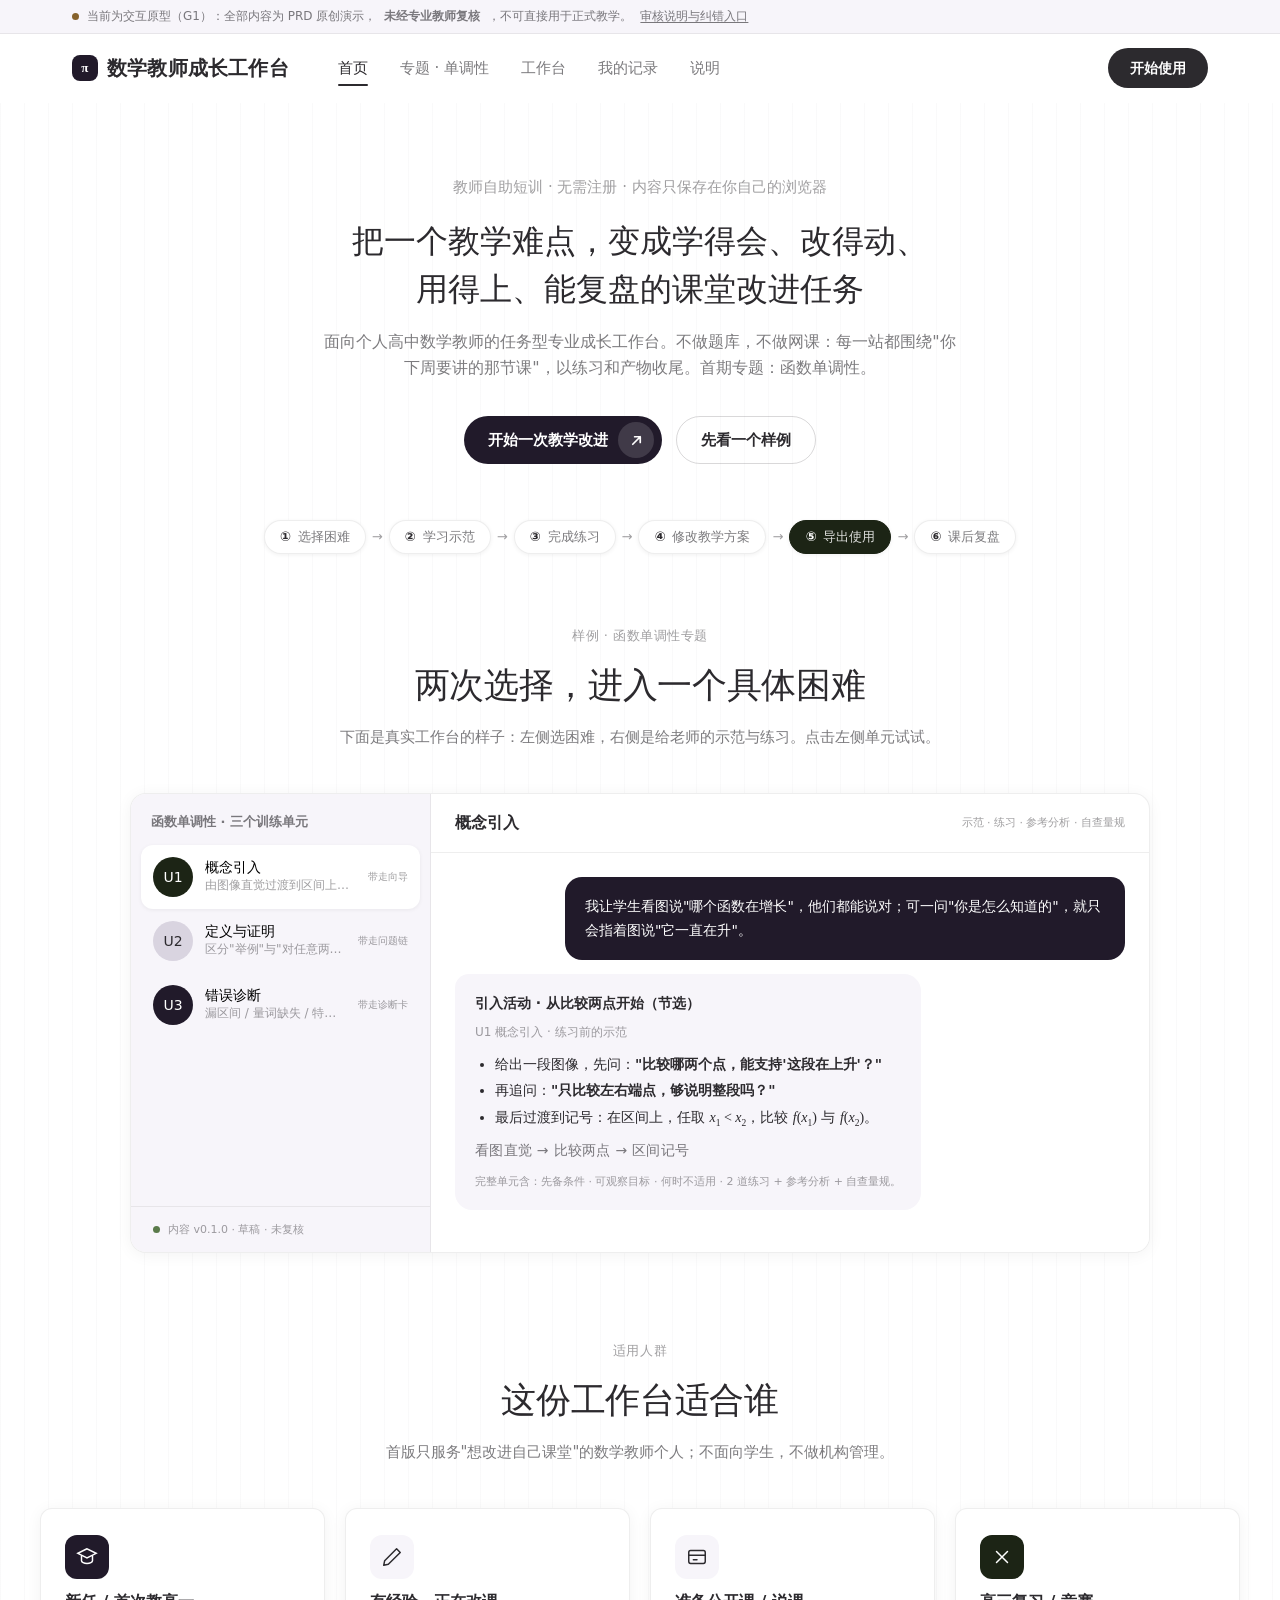
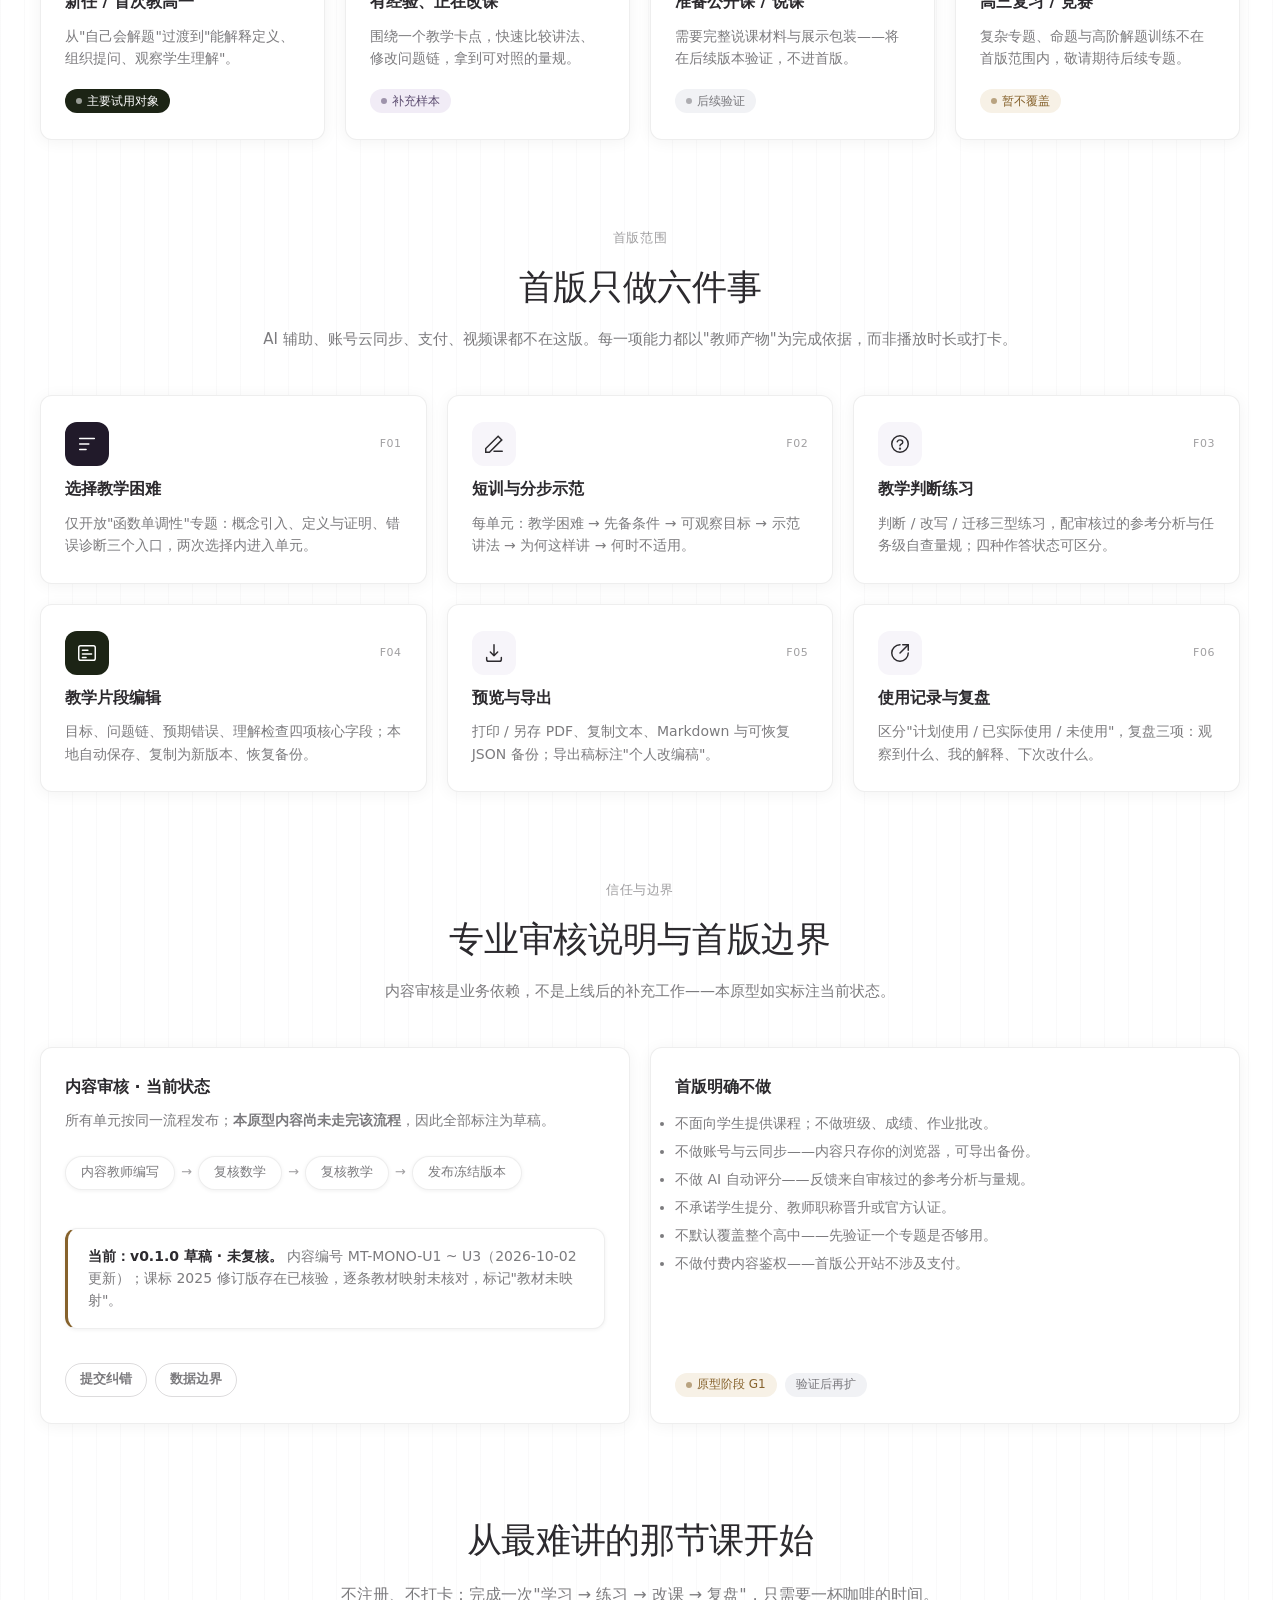
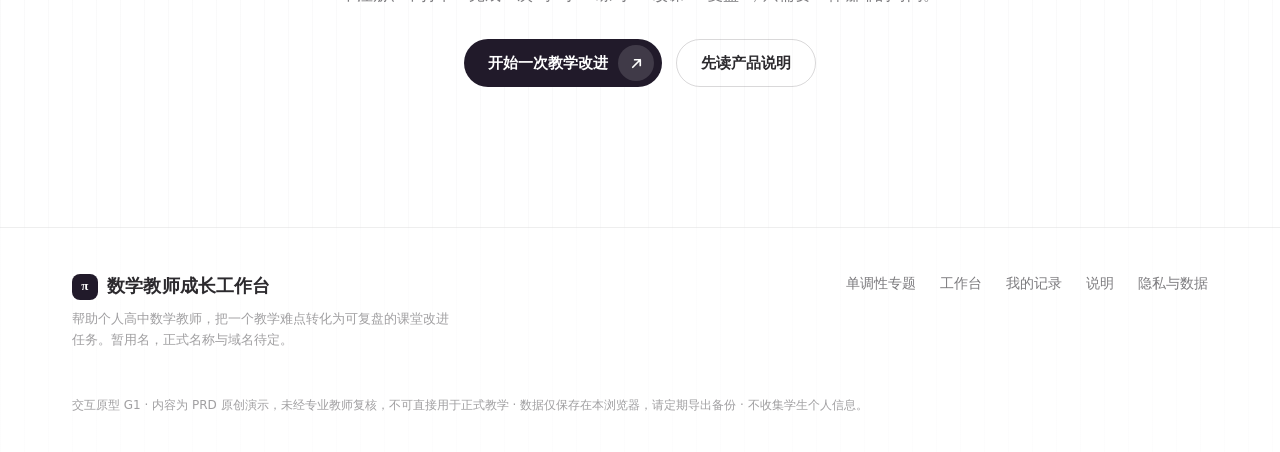
<file: index.html>
<!DOCTYPE html>
<html lang="zh-CN">
<head>
<meta charset="UTF-8">
<meta name="viewport" content="width=device-width, initial-scale=1.0">
<title>数学教师成长工作台 · 把一个教学难点变成课堂改进任务</title>
<meta name="description" content="面向个人高中数学教师的任务型专业成长工作台：围绕一个教学难点，提供短训示范、判断练习、教学片段编辑与课后复盘。首期专题：函数单调性。">
<link rel="icon" type="image/svg+xml" href="assets/favicon.svg">
<link rel="stylesheet" href="assets/css/style.css">
</head>
<body data-page="home">

<div class="notice">
  <div class="notice__inner">
    <span class="notice__dot"></span>
    当前为交互原型（G1）：全部内容为 PRD 原创演示，<strong>未经专业教师复核</strong>，不可直接用于正式教学。
    <a href="about/">审核说明与纠错入口</a>
  </div>
</div>

<header class="nav">
  <div class="nav__inner">
    <a class="nav__logo" href="./"><span class="nav__logo-mark">π</span>数学教师成长工作台</a>
    <nav class="nav__menu" aria-label="主导航">
      <a class="nav__link is-active" href="./">首页</a>
      <a class="nav__link" href="topics/monotonicity/">专题 · 单调性</a>
      <a class="nav__link" href="workspace/">工作台</a>
      <a class="nav__link" href="records/">我的记录</a>
      <a class="nav__link" href="about/">说明</a>
    </nav>
    <div class="nav__actions">
      <a class="btn btn--pill-dark" href="topics/monotonicity/">开始使用</a>
      <button class="nav__burger" aria-expanded="false" aria-label="打开菜单"><span></span><span></span></button>
    </div>
  </div>
</header>

<section class="hero">
  <p class="hero__eyebrow">教师自助短训 · 无需注册 · 内容只保存在你自己的浏览器</p>
  <h1 class="hero__title">把一个教学难点，变成学得会、改得动、<br>用得上、能复盘的课堂改进任务</h1>
  <p class="hero__sub">面向个人高中数学教师的任务型专业成长工作台。不做题库，不做网课：每一站都围绕"你下周要讲的那节课"，以练习和产物收尾。首期专题：函数单调性。</p>
  <div class="hero__cta">
    <a class="btn btn--pill-deep" href="topics/monotonicity/">开始一次教学改进
      <span class="btn__badge"><svg viewBox="0 0 16 16" fill="none" stroke="currentColor" stroke-width="1.8" stroke-linecap="round" stroke-linejoin="round"><path d="M4 12L12 4M6 4h6v6"/></svg></span>
    </a>
    <a class="btn btn--ghost" href="#sample">先看一个样例</a>
  </div>
</section>

<div class="chain" aria-label="核心闭环">
  <span class="chain__step"><b>①</b> 选择困难</span><span class="chain__arrow">→</span>
  <span class="chain__step"><b>②</b> 学习示范</span><span class="chain__arrow">→</span>
  <span class="chain__step"><b>③</b> 完成练习</span><span class="chain__arrow">→</span>
  <span class="chain__step"><b>④</b> 修改教学方案</span><span class="chain__arrow">→</span>
  <span class="chain__step chain__step--mark"><b>⑤</b> 导出使用</span><span class="chain__arrow">→</span>
  <span class="chain__step"><b>⑥</b> 课后复盘</span>
</div>

<section class="section container" id="sample">
  <span class="eyebrow">样例 · 函数单调性专题</span>
  <h2 class="section-title">两次选择，进入一个具体困难</h2>
  <p class="section-sub">下面是真实工作台的样子：左侧选困难，右侧是给老师的示范与练习。点击左侧单元试试。</p>

  <div class="shell">
    <div class="shell__side">
      <div class="shell__side-head">函数单调性 · 三个训练单元</div>
      <ul class="sessions" id="shell-sessions">
        <li><button type="button" class="session" data-tpl="u1">
          <span class="session__avatar session__avatar--olive">U1</span>
          <span class="session__meta"><span class="session__name">概念引入</span><span class="session__preview">由图像直觉过渡到区间上的比较关系</span></span>
          <span class="session__aside"><span class="session__time">带走向导</span></span>
        </button></li>
        <li><button type="button" class="session" data-tpl="u2">
          <span class="session__avatar">U2</span>
          <span class="session__meta"><span class="session__name">定义与证明</span><span class="session__preview">区分"举例"与"对任意两点的论证"</span></span>
          <span class="session__aside"><span class="session__time">带走问题链</span></span>
        </button></li>
        <li><button type="button" class="session" data-tpl="u3">
          <span class="session__avatar session__avatar--deep">U3</span>
          <span class="session__meta"><span class="session__name">错误诊断</span><span class="session__preview">漏区间 / 量词缺失 / 特例代证明</span></span>
          <span class="session__aside"><span class="session__time">带走诊断卡</span></span>
        </button></li>
      </ul>
      <div class="shell__side-foot"><span class="status-dot"></span>内容 v0.1.0 · 草稿 · 未复核</div>
    </div>
    <div class="shell__main">
      <div class="shell__head">
        <span class="shell__title" id="shell-title">概念引入</span>
        <span class="shell__head-meta">示范 · 练习 · 参考分析 · 自查量规</span>
      </div>
      <div class="chat" id="shell-chat" aria-live="polite"></div>
    </div>
  </div>

  <div id="shell-templates" class="is-hidden">
    <div class="shell-tpl" data-tpl="u1">
      <div class="msg msg--user"><div class="prose">我让学生看图说"哪个函数在增长"，他们都能说对；可一问"你是怎么知道的"，就只会指着图说"它一直在升"。</div></div>
      <div class="msg msg--agent"><div class="prose">
        <div class="prose__lead">引入活动 · 从比较两点开始（节选）</div>
        <div class="prose__meta">U1 概念引入 · 练习前的示范</div>
        <ul>
          <li>给出一段图像，先问：<strong>"比较哪两个点，能支持'这段在上升'？"</strong></li>
          <li>再追问：<strong>"只比较左右端点，够说明整段吗？"</strong></li>
          <li>最后过渡到记号：在区间上，任取 <span class="formula"><i>x</i><sub>1</sub> &lt; <i>x</i><sub>2</sub></span>，比较 <span class="formula"><i>f</i>(<i>x</i><sub>1</sub>)</span> 与 <span class="formula"><i>f</i>(<i>x</i><sub>2</sub>)</span>。</li>
        </ul>
        <span class="prose__chain">看图直觉 → 比较两点 → 区间记号</span>
        <div class="prose__note">完整单元含：先备条件 · 可观察目标 · 何时不适用 · 2 道练习 + 参考分析 + 自查量规。</div>
      </div></div>
    </div>
    <div class="shell-tpl" data-tpl="u2">
      <div class="msg msg--user"><div class="prose">讲单调性定义时，我举了 <span class="formula"><i>f</i>(1)=1</span>、<span class="formula"><i>f</i>(2)=4</span>，学生点头说懂了。这算讲清楚了吗？</div></div>
      <div class="msg msg--agent"><div class="prose">
        <div class="prose__lead">判断练习 · U2 定义与证明</div>
        <div class="prose__meta">题干 · 先写下你的判断，再看参考分析</div>
        <p>"因为 <span class="formula"><i>f</i>(1)=1</span>、<span class="formula"><i>f</i>(2)=4</span>，所以 <span class="formula"><i>f</i>(<i>x</i>)=<i>x</i><sup>2</sup></span> 在 [0,2] 上严格递增。"<br>结论是否正确？这段理由是否充分？</p>
        <span class="prose__chain">示范问题链：观察 → 明确条件 → 比较函数值 → 说明理由 → 回到定义</span>
        <div class="prose__note">参考分析区分"支持猜想的例子"与"覆盖任意两点的论证"；改写练习把"你听懂了吗"换成能检查"任意"含义的问题。</div>
      </div></div>
    </div>
    <div class="shell-tpl" data-tpl="u3">
      <div class="msg msg--user"><div class="prose">作业里总有两类错：写"<span class="formula"><i>x</i></span> 越大 <span class="formula"><i>y</i></span> 越大"漏掉范围；或者拿 <span class="formula"><i>f</i>(1)&lt;<i>f</i>(3)</span> 当证明。批改只能打叉，有没有更好的回应方式？</div></div>
      <div class="msg msg--agent"><div class="prose">
        <div class="prose__lead">错误—追问—修正卡（节选）</div>
        <div class="prose__meta">U3 错误诊断 · 三类典型错误</div>
        <ul>
          <li><strong>量词不完整：</strong>"<span class="formula"><i>x</i></span> 越大 <span class="formula"><i>y</i></span> 越大" → 追问："任取两点，在同一个区间里怎么比较？"</li>
          <li><strong>特例代证明：</strong><span class="formula"><i>f</i>(1)&lt;<i>f</i>(3)</span> → 追问："1 和 3 能代表所有点吗？再取 2 试试？"</li>
        </ul>
        <span class="prose__chain">识别错误 → 写一条追问 → 给出学生可执行的修正</span>
        <div class="prose__note">完整单元含：遗漏区间的诊断（含 <span class="formula">1/<i>x</i></span> 并集反例）· 改写练习 · 新情境迁移。</div>
      </div></div>
    </div>
  </div>
</section>

<section class="section container">
  <span class="eyebrow">适用人群</span>
  <h2 class="section-title">这份工作台适合谁</h2>
  <p class="section-sub">首版只服务"想改进自己课堂"的数学教师个人；不面向学生，不做机构管理。</p>
  <div class="grid grid--4">
    <div class="card">
      <div class="card__top"><span class="card__icon card__icon--deep"><svg viewBox="0 0 24 24" fill="none" stroke="currentColor" stroke-width="1.6" stroke-linecap="round"><path d="M12 3L2 8l10 5 10-5-10-5z"/><path d="M6 10.5V16c0 1.5 2.7 3 6 3s6-1.5 6-3v-5.5"/></svg></span></div>
      <h3>新任 / 首次教高一</h3>
      <p>从"自己会解题"过渡到"能解释定义、组织提问、观察学生理解"。</p>
      <div class="card__foot"><span class="tag tag--mark">主要试用对象</span></div>
    </div>
    <div class="card">
      <div class="card__top"><span class="card__icon"><svg viewBox="0 0 24 24" fill="none" stroke="currentColor" stroke-width="1.6" stroke-linecap="round" stroke-linejoin="round"><path d="M17 3l4 4L8 20l-5 1 1-5L17 3z"/></svg></span></div>
      <h3>有经验、正在改课</h3>
      <p>围绕一个教学卡点，快速比较讲法、修改问题链，拿到可对照的量规。</p>
      <div class="card__foot"><span class="tag tag--active">补充样本</span></div>
    </div>
    <div class="card">
      <div class="card__top"><span class="card__icon"><svg viewBox="0 0 24 24" fill="none" stroke="currentColor" stroke-width="1.6" stroke-linecap="round" stroke-linejoin="round"><rect x="3" y="5" width="18" height="14" rx="2"/><path d="M3 10h18M8 15h4"/></svg></span></div>
      <h3>准备公开课 / 说课</h3>
      <p>需要完整说课材料与展示包装——将在后续版本验证，不进首版。</p>
      <div class="card__foot"><span class="tag">后续验证</span></div>
    </div>
    <div class="card">
      <div class="card__top"><span class="card__icon card__icon--olive"><svg viewBox="0 0 24 24" fill="none" stroke="currentColor" stroke-width="1.6" stroke-linecap="round"><path d="M18 6L6 18M6 6l12 12"/></svg></span></div>
      <h3>高三复习 / 竞赛</h3>
      <p>复杂专题、命题与高阶解题训练不在首版范围内，敬请期待后续专题。</p>
      <div class="card__foot"><span class="tag tag--draft">暂不覆盖</span></div>
    </div>
  </div>
</section>

<section class="section container">
  <span class="eyebrow">首版范围</span>
  <h2 class="section-title">首版只做六件事</h2>
  <p class="section-sub">AI 辅助、账号云同步、支付、视频课都不在这版。每一项能力都以"教师产物"为完成依据，而非播放时长或打卡。</p>
  <div class="grid grid--3">
    <div class="card"><div class="card__top"><span class="card__icon card__icon--deep"><svg viewBox="0 0 24 24" fill="none" stroke="currentColor" stroke-width="1.6" stroke-linecap="round" stroke-linejoin="round"><path d="M4 6h16M4 12h10M4 18h7"/></svg></span><span class="card__code">F01</span></div><h3>选择教学困难</h3><p>仅开放"函数单调性"专题：概念引入、定义与证明、错误诊断三个入口，两次选择内进入单元。</p></div>
    <div class="card"><div class="card__top"><span class="card__icon"><svg viewBox="0 0 24 24" fill="none" stroke="currentColor" stroke-width="1.6" stroke-linecap="round"><path d="M12 20h9M16.5 3.5l4 4L7 21H3v-4L16.5 3.5z"/></svg></span><span class="card__code">F02</span></div><h3>短训与分步示范</h3><p>每单元：教学困难 → 先备条件 → 可观察目标 → 示范讲法 → 为何这样讲 → 何时不适用。</p></div>
    <div class="card"><div class="card__top"><span class="card__icon"><svg viewBox="0 0 24 24" fill="none" stroke="currentColor" stroke-width="1.6" stroke-linecap="round"><circle cx="12" cy="12" r="9"/><path d="M9 9.5c.5-1.2 1.6-2 3-2 1.8 0 3 1.1 3 2.5 0 2.5-3 2-3 4"/><circle cx="12" cy="17" r=".5" fill="currentColor"/></svg></span><span class="card__code">F03</span></div><h3>教学判断练习</h3><p>判断 / 改写 / 迁移三型练习，配审核过的参考分析与任务级自查量规；四种作答状态可区分。</p></div>
    <div class="card"><div class="card__top"><span class="card__icon card__icon--olive"><svg viewBox="0 0 24 24" fill="none" stroke="currentColor" stroke-width="1.6" stroke-linecap="round" stroke-linejoin="round"><rect x="3" y="4" width="18" height="16" rx="2"/><path d="M7 9h6M7 13h10M7 17h4"/></svg></span><span class="card__code">F04</span></div><h3>教学片段编辑</h3><p>目标、问题链、预期错误、理解检查四项核心字段；本地自动保存、复制为新版本、恢复备份。</p></div>
    <div class="card"><div class="card__top"><span class="card__icon"><svg viewBox="0 0 24 24" fill="none" stroke="currentColor" stroke-width="1.6" stroke-linecap="round" stroke-linejoin="round"><path d="M12 3v12m0 0l-4-4m4 4l4-4M4 17v2a2 2 0 002 2h12a2 2 0 002-2v-2"/></svg></span><span class="card__code">F05</span></div><h3>预览与导出</h3><p>打印 / 另存 PDF、复制文本、Markdown 与可恢复 JSON 备份；导出稿标注"个人改编稿"。</p></div>
    <div class="card"><div class="card__top"><span class="card__icon"><svg viewBox="0 0 24 24" fill="none" stroke="currentColor" stroke-width="1.6" stroke-linecap="round" stroke-linejoin="round"><path d="M21 12a9 9 0 11-9-9"/><path d="M21 3l-9 9"/><path d="M15 3h6v6"/></svg></span><span class="card__code">F06</span></div><h3>使用记录与复盘</h3><p>区分"计划使用 / 已实际使用 / 未使用"，复盘三项：观察到什么、我的解释、下次改什么。</p></div>
  </div>
</section>

<section class="section container">
  <span class="eyebrow">信任与边界</span>
  <h2 class="section-title">专业审核说明与首版边界</h2>
  <p class="section-sub">内容审核是业务依赖，不是上线后的补充工作——本原型如实标注当前状态。</p>
  <div class="grid grid--2">
    <div class="card card--hover">
      <h3>内容审核 · 当前状态</h3>
      <p style="margin-bottom:14px;">所有单元按同一流程发布；<strong>本原型内容尚未走完该流程</strong>，因此全部标注为草稿。</p>
      <div class="chain" style="padding:0 0 14px;justify-content:flex-start;">
        <span class="chain__step">内容教师编写</span><span class="chain__arrow">→</span>
        <span class="chain__step">复核数学</span><span class="chain__arrow">→</span>
        <span class="chain__step">复核教学</span><span class="chain__arrow">→</span>
        <span class="chain__step">发布冻结版本</span>
      </div>
      <div class="callout callout--warn">
        <span class="callout__lead">当前：v0.1.0 草稿 · 未复核。</span>
        内容编号 MT-MONO-U1 ~ U3（2026-10-02 更新）；课标 2025 修订版存在已核验，逐条教材映射未核对，标记"教材未映射"。
      </div>
      <div class="card__foot"><a class="btn btn--ghost-sm" href="about/#errata">提交纠错</a><a class="btn btn--ghost-sm" href="privacy/">数据边界</a></div>
    </div>
    <div class="card card--hover">
      <h3>首版明确不做</h3>
      <ul style="font-size:14px;color:var(--lv-ink-2);line-height:2;">
        <li>不面向学生提供课程；不做班级、成绩、作业批改。</li>
        <li>不做账号与云同步——内容只存你的浏览器，可导出备份。</li>
        <li>不做 AI 自动评分——反馈来自审核过的参考分析与量规。</li>
        <li>不承诺学生提分、教师职称晋升或官方认证。</li>
        <li>不默认覆盖整个高中——先验证一个专题是否够用。</li>
        <li>不做付费内容鉴权——首版公开站不涉及支付。</li>
      </ul>
      <div class="card__foot"><span class="tag tag--draft">原型阶段 G1</span><span class="tag tag--plain">验证后再扩</span></div>
    </div>
  </div>
</section>

<section class="cta">
  <h2>从最难讲的那节课开始</h2>
  <p>不注册、不打卡：完成一次"学习 → 练习 → 改课 → 复盘"，只需要一杯咖啡的时间。</p>
  <div class="cta__row">
    <a class="btn btn--pill-deep" href="topics/monotonicity/">开始一次教学改进
      <span class="btn__badge"><svg viewBox="0 0 16 16" fill="none" stroke="currentColor" stroke-width="1.8" stroke-linecap="round" stroke-linejoin="round"><path d="M4 12L12 4M6 4h6v6"/></svg></span>
    </a>
    <a class="btn btn--ghost" href="about/">先读产品说明</a>
  </div>
</section>

<footer class="footer">
  <div class="footer__inner">
    <div class="footer__brand">
      <a class="nav__logo" href="./"><span class="nav__logo-mark">π</span>数学教师成长工作台</a>
      <p>帮助个人高中数学教师，把一个教学难点转化为可复盘的课堂改进任务。暂用名，正式名称与域名待定。</p>
    </div>
    <div class="footer__links">
      <a href="topics/monotonicity/">单调性专题</a>
      <a href="workspace/">工作台</a>
      <a href="records/">我的记录</a>
      <a href="about/">说明</a>
      <a href="privacy/">隐私与数据</a>
    </div>
  </div>
  <div class="footer__note">
    交互原型 G1 · 内容为 PRD 原创演示，未经专业教师复核，不可直接用于正式教学 · 数据仅保存在本浏览器，请定期导出备份 · 不收集学生个人信息。
  </div>
</footer>

<script src="assets/js/app.js"></script>
</body>
</html>
</file>
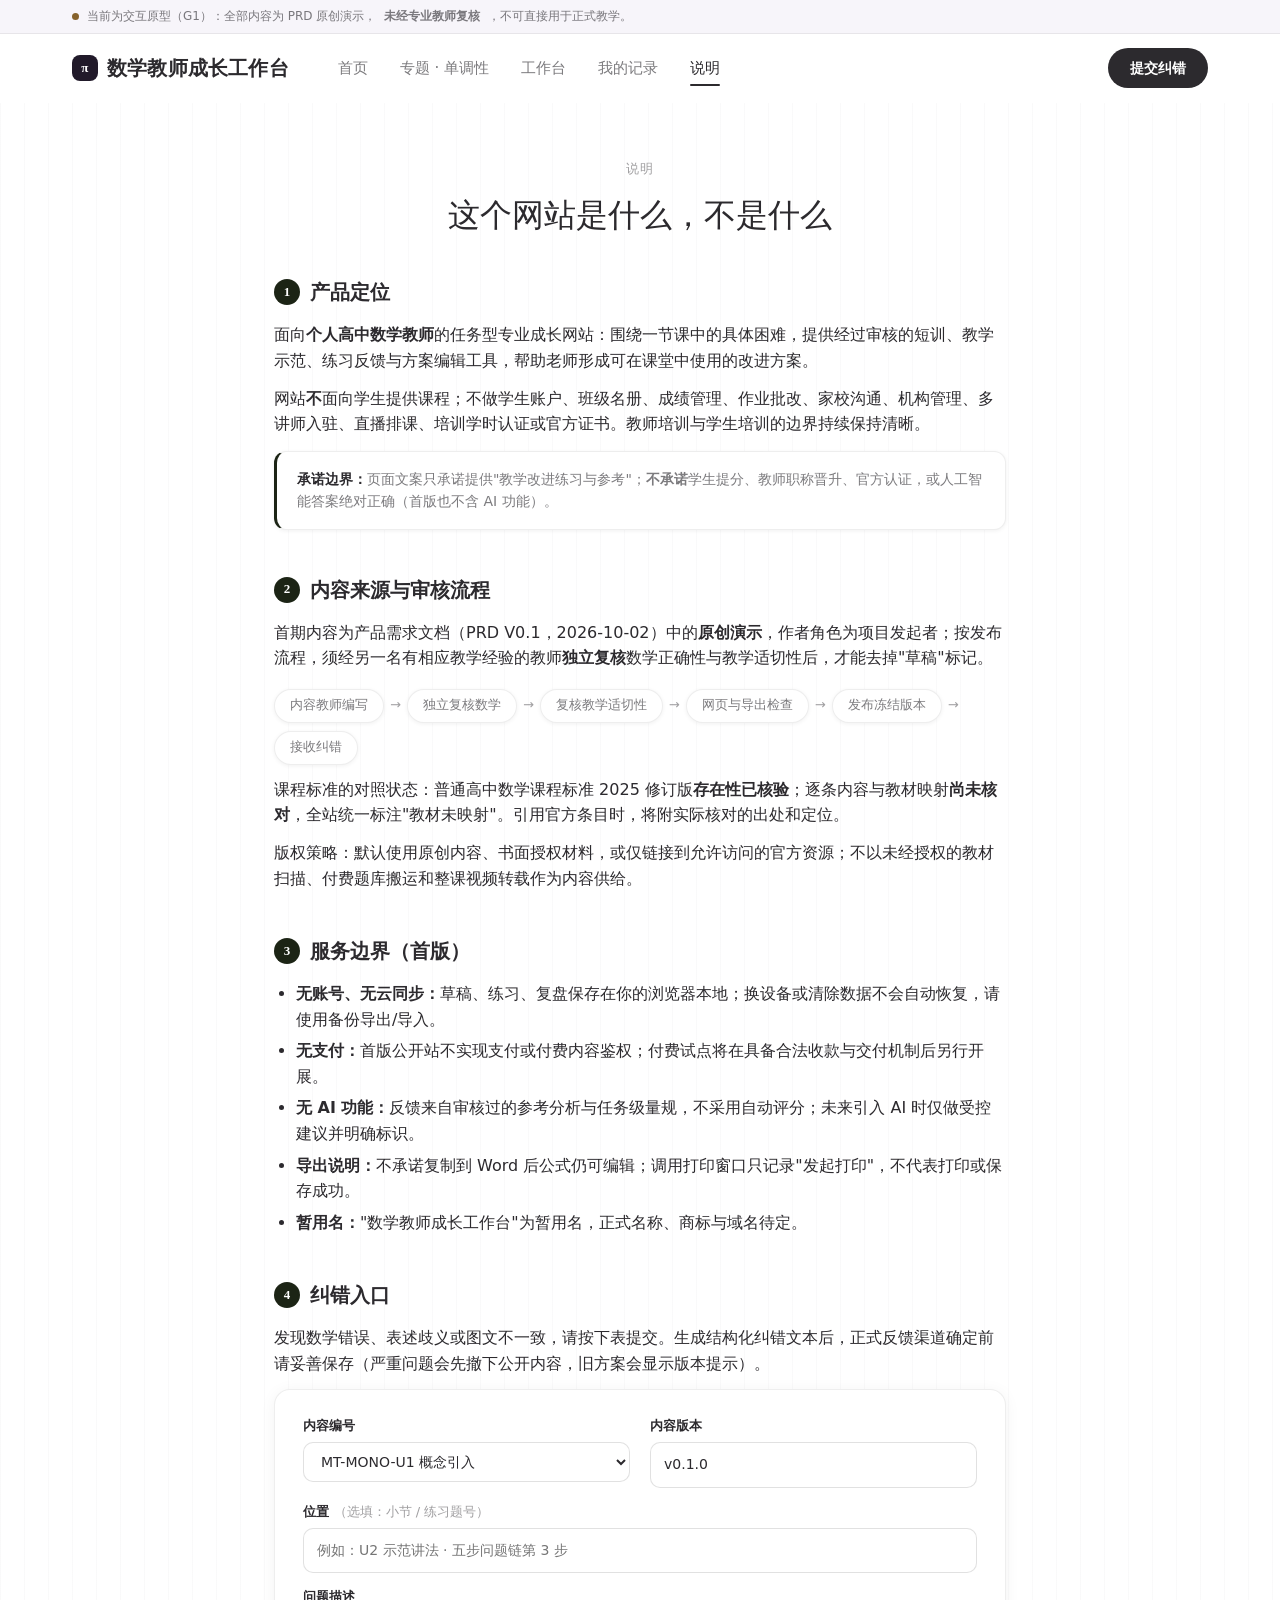
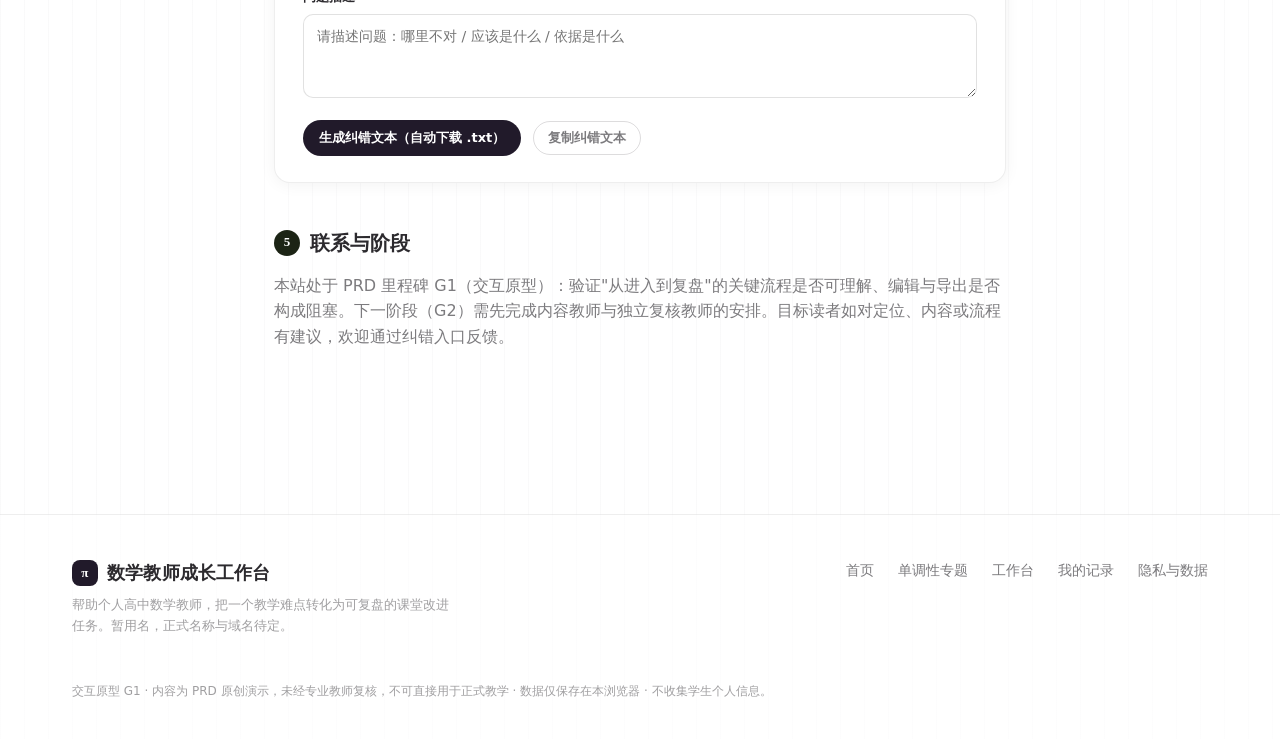
<file: about/index.html>
<!DOCTYPE html>
<html lang="zh-CN">
<head>
<meta charset="UTF-8">
<meta name="viewport" content="width=device-width, initial-scale=1.0">
<title>产品说明 · 数学教师成长工作台</title>
<meta name="description" content="产品定位、内容来源与审核流程、纠错入口、服务边界说明。">
<link rel="icon" type="image/svg+xml" href="../assets/favicon.svg">
<link rel="stylesheet" href="../assets/css/style.css">
</head>
<body data-page="about">

<div class="notice">
  <div class="notice__inner">
    <span class="notice__dot"></span>
    当前为交互原型（G1）：全部内容为 PRD 原创演示，<strong>未经专业教师复核</strong>，不可直接用于正式教学。
  </div>
</div>

<header class="nav">
  <div class="nav__inner">
    <a class="nav__logo" href="../"><span class="nav__logo-mark">π</span>数学教师成长工作台</a>
    <nav class="nav__menu" aria-label="主导航">
      <a class="nav__link" href="../">首页</a>
      <a class="nav__link" href="../topics/monotonicity/">专题 · 单调性</a>
      <a class="nav__link" href="../workspace/">工作台</a>
      <a class="nav__link" href="../records/">我的记录</a>
      <a class="nav__link is-active" href="./">说明</a>
    </nav>
    <div class="nav__actions">
      <a class="btn btn--pill-dark" href="#errata">提交纠错</a>
      <button class="nav__burger" aria-expanded="false" aria-label="打开菜单"><span></span><span></span></button>
    </div>
  </div>
</header>

<section class="pagehead" style="padding-bottom:0;">
  <p class="pagehead__eyebrow">说明</p>
  <h1 class="pagehead__title">这个网站是什么，不是什么</h1>
</section>

<div class="article">

  <section>
    <h2><span class="h2-no">1</span>产品定位</h2>
    <p>面向<strong>个人高中数学教师</strong>的任务型专业成长网站：围绕一节课中的具体困难，提供经过审核的短训、教学示范、练习反馈与方案编辑工具，帮助老师形成可在课堂中使用的改进方案。</p>
    <p>网站<strong>不</strong>面向学生提供课程；不做学生账户、班级名册、成绩管理、作业批改、家校沟通、机构管理、多讲师入驻、直播排课、培训学时认证或官方证书。教师培训与学生培训的边界持续保持清晰。</p>
    <div class="callout">
      <span class="callout__lead">承诺边界：</span>页面文案只承诺提供"教学改进练习与参考"；<strong>不承诺</strong>学生提分、教师职称晋升、官方认证，或人工智能答案绝对正确（首版也不含 AI 功能）。
    </div>
  </section>

  <section>
    <h2><span class="h2-no">2</span>内容来源与审核流程</h2>
    <p>首期内容为产品需求文档（PRD V0.1，2026-10-02）中的<strong>原创演示</strong>，作者角色为项目发起者；按发布流程，须经另一名有相应教学经验的教师<strong>独立复核</strong>数学正确性与教学适切性后，才能去掉"草稿"标记。</p>
    <div class="chain" style="padding:6px 0 12px;justify-content:flex-start;">
      <span class="chain__step">内容教师编写</span><span class="chain__arrow">→</span>
      <span class="chain__step">独立复核数学</span><span class="chain__arrow">→</span>
      <span class="chain__step">复核教学适切性</span><span class="chain__arrow">→</span>
      <span class="chain__step">网页与导出检查</span><span class="chain__arrow">→</span>
      <span class="chain__step">发布冻结版本</span><span class="chain__arrow">→</span>
      <span class="chain__step">接收纠错</span>
    </div>
    <p>课程标准的对照状态：普通高中数学课程标准 2025 修订版<strong>存在性已核验</strong>；逐条内容与教材映射<strong>尚未核对</strong>，全站统一标注"教材未映射"。引用官方条目时，将附实际核对的出处和定位。</p>
    <p>版权策略：默认使用原创内容、书面授权材料，或仅链接到允许访问的官方资源；不以未经授权的教材扫描、付费题库搬运和整课视频转载作为内容供给。</p>
  </section>

  <section>
    <h2><span class="h2-no">3</span>服务边界（首版）</h2>
    <ul>
      <li><strong>无账号、无云同步：</strong>草稿、练习、复盘保存在你的浏览器本地；换设备或清除数据不会自动恢复，请使用备份导出/导入。</li>
      <li><strong>无支付：</strong>首版公开站不实现支付或付费内容鉴权；付费试点将在具备合法收款与交付机制后另行开展。</li>
      <li><strong>无 AI 功能：</strong>反馈来自审核过的参考分析与任务级量规，不采用自动评分；未来引入 AI 时仅做受控建议并明确标识。</li>
      <li><strong>导出说明：</strong>不承诺复制到 Word 后公式仍可编辑；调用打印窗口只记录"发起打印"，不代表打印或保存成功。</li>
      <li><strong>暂用名：</strong>"数学教师成长工作台"为暂用名，正式名称、商标与域名待定。</li>
    </ul>
  </section>

  <section id="errata">
    <h2><span class="h2-no">4</span>纠错入口</h2>
    <p>发现数学错误、表述歧义或图文不一致，请按下表提交。生成结构化纠错文本后，正式反馈渠道确定前请妥善保存（严重问题会先撤下公开内容，旧方案会显示版本提示）。</p>
    <div class="ws__panel" style="margin-bottom:0;">
      <form id="errata-form">
        <div class="grid grid--2">
          <label class="field"><span class="field__label">内容编号</span>
            <select id="errata-unit">
              <option value="MT-MONO-U1">MT-MONO-U1 概念引入</option>
              <option value="MT-MONO-U2">MT-MONO-U2 定义与证明</option>
              <option value="MT-MONO-U3">MT-MONO-U3 错误诊断</option>
              <option value="MT-SITE">站点其他页面</option>
            </select></label>
          <label class="field"><span class="field__label">内容版本</span>
            <input type="text" id="errata-version" value="v0.1.0" placeholder="v0.1.0"></label>
        </div>
        <label class="field"><span class="field__label">位置 <span class="opt">（选填：小节 / 练习题号）</span></span>
          <input type="text" id="errata-loc" placeholder="例如：U2 示范讲法 · 五步问题链第 3 步"></label>
        <label class="field"><span class="field__label">问题描述</span>
          <textarea id="errata-desc" placeholder="请描述问题：哪里不对 / 应该是什么 / 依据是什么"></textarea></label>
        <div class="practice__actions">
          <button type="submit" class="btn btn--pill-sm">生成纠错文本（自动下载 .txt）</button>
          <button type="button" class="btn btn--ghost-sm" id="errata-copy">复制纠错文本</button>
        </div>
      </form>
      <pre class="errata-output is-hidden" id="errata-output"></pre>
    </div>
  </section>

  <section>
    <h2><span class="h2-no">5</span>联系与阶段</h2>
    <p class="dim">本站处于 PRD 里程碑 G1（交互原型）：验证"从进入到复盘"的关键流程是否可理解、编辑与导出是否构成阻塞。下一阶段（G2）需先完成内容教师与独立复核教师的安排。目标读者如对定位、内容或流程有建议，欢迎通过纠错入口反馈。</p>
  </section>

</div>

<footer class="footer">
  <div class="footer__inner">
    <div class="footer__brand">
      <a class="nav__logo" href="../"><span class="nav__logo-mark">π</span>数学教师成长工作台</a>
      <p>帮助个人高中数学教师，把一个教学难点转化为可复盘的课堂改进任务。暂用名，正式名称与域名待定。</p>
    </div>
    <div class="footer__links">
      <a href="../">首页</a>
      <a href="../topics/monotonicity/">单调性专题</a>
      <a href="../workspace/">工作台</a>
      <a href="../records/">我的记录</a>
      <a href="privacy/">隐私与数据</a>
    </div>
  </div>
  <div class="footer__note">
    交互原型 G1 · 内容为 PRD 原创演示，未经专业教师复核，不可直接用于正式教学 · 数据仅保存在本浏览器 · 不收集学生个人信息。
  </div>
</footer>

<script src="../assets/js/app.js"></script>
</body>
</html>
</file>
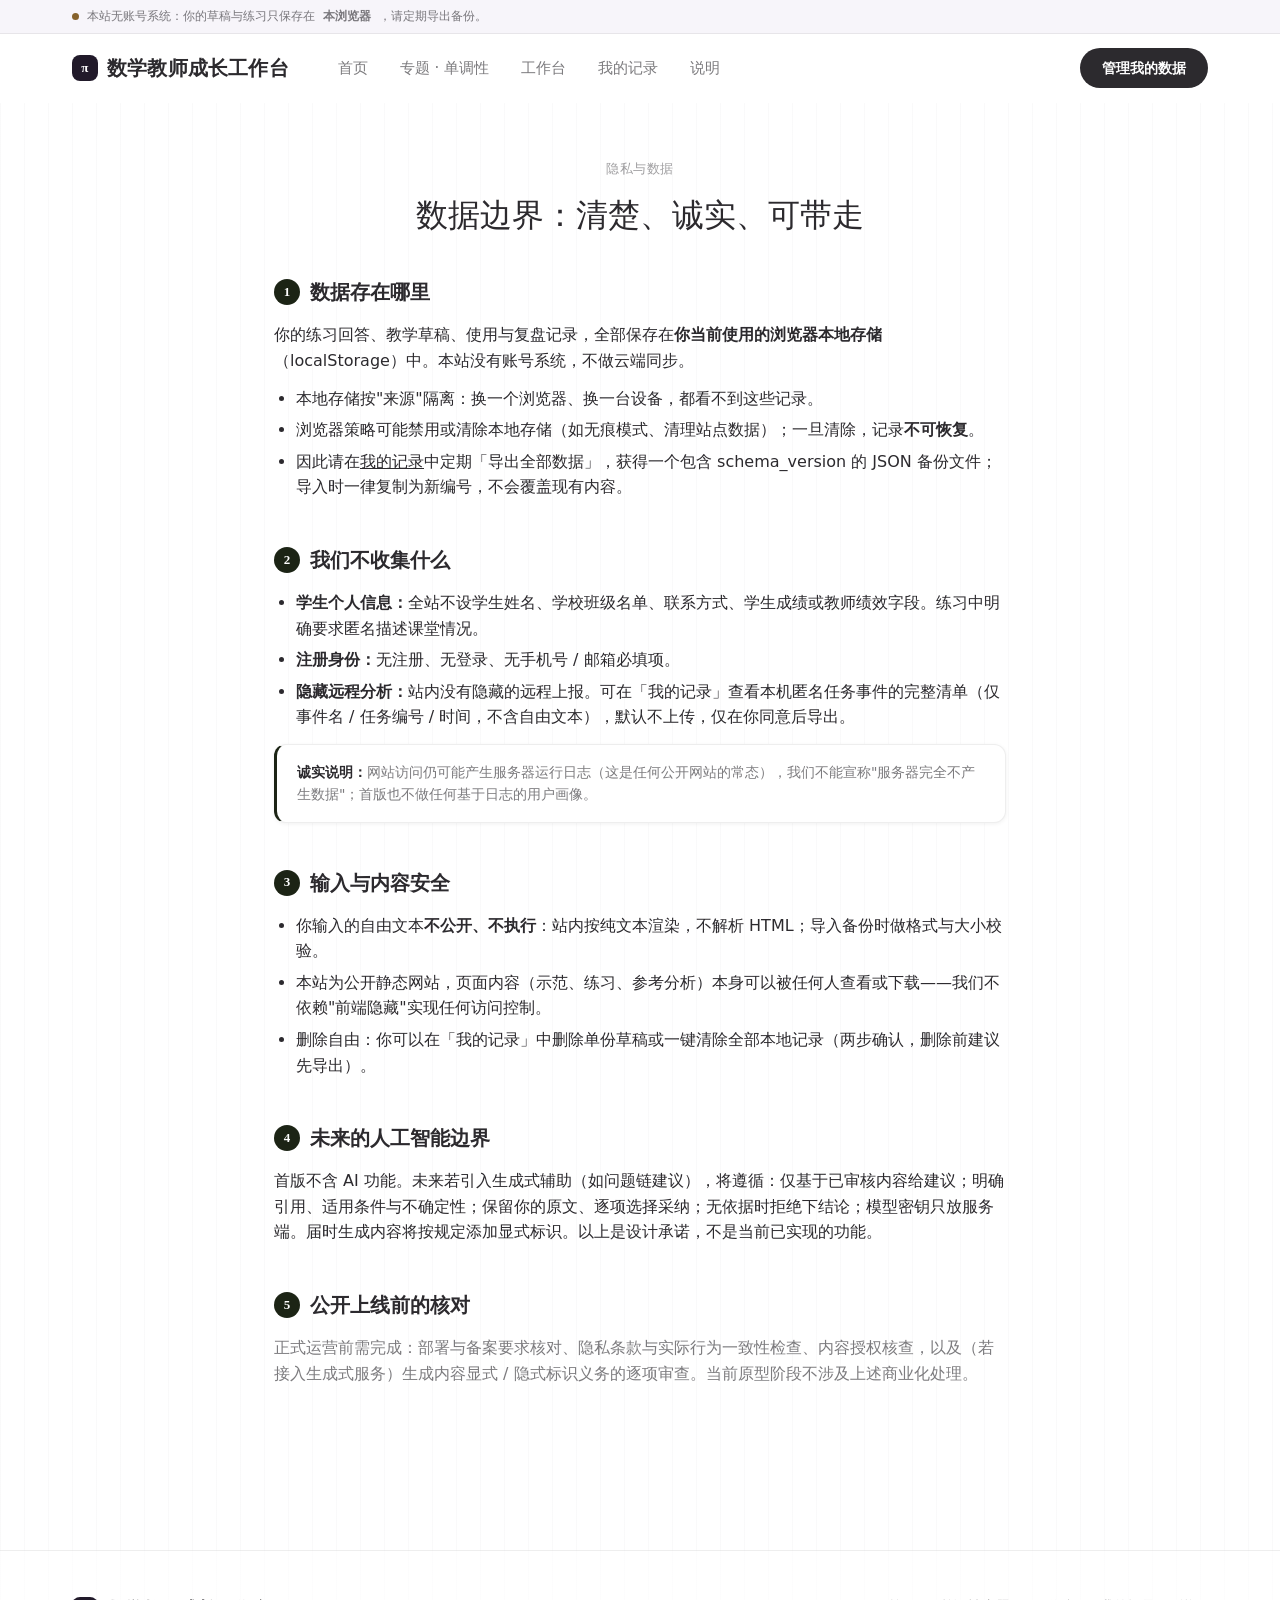
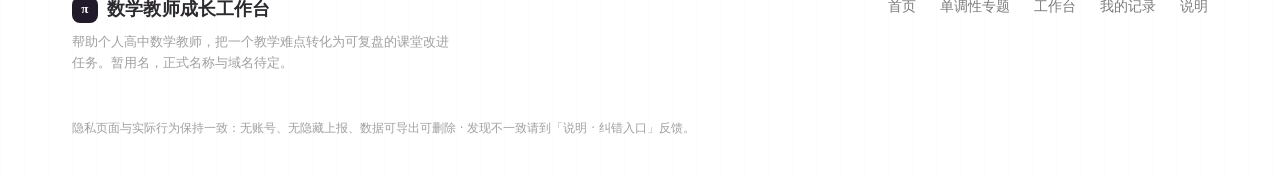
<file: privacy/index.html>
<!DOCTYPE html>
<html lang="zh-CN">
<head>
<meta charset="UTF-8">
<meta name="viewport" content="width=device-width, initial-scale=1.0">
<title>隐私与数据边界 · 数学教师成长工作台</title>
<meta name="description" content="本地存储说明、数据边界、备份与清除、服务日志与未来人工智能边界。">
<link rel="icon" type="image/svg+xml" href="../assets/favicon.svg">
<link rel="stylesheet" href="../assets/css/style.css">
</head>
<body data-page="privacy">

<div class="notice">
  <div class="notice__inner">
    <span class="notice__dot"></span>
    本站无账号系统：你的草稿与练习只保存在<strong>本浏览器</strong>，请定期导出备份。
  </div>
</div>

<header class="nav">
  <div class="nav__inner">
    <a class="nav__logo" href="../"><span class="nav__logo-mark">π</span>数学教师成长工作台</a>
    <nav class="nav__menu" aria-label="主导航">
      <a class="nav__link" href="../">首页</a>
      <a class="nav__link" href="../topics/monotonicity/">专题 · 单调性</a>
      <a class="nav__link" href="../workspace/">工作台</a>
      <a class="nav__link" href="../records/">我的记录</a>
      <a class="nav__link" href="../about/">说明</a>
    </nav>
    <div class="nav__actions">
      <a class="btn btn--pill-dark" href="../records/">管理我的数据</a>
      <button class="nav__burger" aria-expanded="false" aria-label="打开菜单"><span></span><span></span></button>
    </div>
  </div>
</header>

<section class="pagehead" style="padding-bottom:0;">
  <p class="pagehead__eyebrow">隐私与数据</p>
  <h1 class="pagehead__title">数据边界：清楚、诚实、可带走</h1>
</section>

<div class="article">

  <section>
    <h2><span class="h2-no">1</span>数据存在哪里</h2>
    <p>你的练习回答、教学草稿、使用与复盘记录，全部保存在<strong>你当前使用的浏览器本地存储</strong>（localStorage）中。本站没有账号系统，不做云端同步。</p>
    <ul>
      <li>本地存储按"来源"隔离：换一个浏览器、换一台设备，都看不到这些记录。</li>
      <li>浏览器策略可能禁用或清除本地存储（如无痕模式、清理站点数据）；一旦清除，记录<strong>不可恢复</strong>。</li>
      <li>因此请在<a href="../records/" style="text-decoration:underline;">我的记录</a>中定期「导出全部数据」，获得一个包含 schema_version 的 JSON 备份文件；导入时一律复制为新编号，不会覆盖现有内容。</li>
    </ul>
  </section>

  <section>
    <h2><span class="h2-no">2</span>我们不收集什么</h2>
    <ul>
      <li><strong>学生个人信息：</strong>全站不设学生姓名、学校班级名单、联系方式、学生成绩或教师绩效字段。练习中明确要求匿名描述课堂情况。</li>
      <li><strong>注册身份：</strong>无注册、无登录、无手机号 / 邮箱必填项。</li>
      <li><strong>隐藏远程分析：</strong>站内没有隐藏的远程上报。可在「我的记录」查看本机匿名任务事件的完整清单（仅事件名 / 任务编号 / 时间，不含自由文本），默认不上传，仅在你同意后导出。</li>
    </ul>
    <div class="callout">
      <span class="callout__lead">诚实说明：</span>网站访问仍可能产生服务器运行日志（这是任何公开网站的常态），我们不能宣称"服务器完全不产生数据"；首版也不做任何基于日志的用户画像。
    </div>
  </section>

  <section>
    <h2><span class="h2-no">3</span>输入与内容安全</h2>
    <ul>
      <li>你输入的自由文本<strong>不公开、不执行</strong>：站内按纯文本渲染，不解析 HTML；导入备份时做格式与大小校验。</li>
      <li>本站为公开静态网站，页面内容（示范、练习、参考分析）本身可以被任何人查看或下载——我们不依赖"前端隐藏"实现任何访问控制。</li>
      <li>删除自由：你可以在「我的记录」中删除单份草稿或一键清除全部本地记录（两步确认，删除前建议先导出）。</li>
    </ul>
  </section>

  <section>
    <h2><span class="h2-no">4</span>未来的人工智能边界</h2>
    <p>首版不含 AI 功能。未来若引入生成式辅助（如问题链建议），将遵循：仅基于已审核内容给建议；明确引用、适用条件与不确定性；保留你的原文、逐项选择采纳；无依据时拒绝下结论；模型密钥只放服务端。届时生成内容将按规定添加显式标识。以上是设计承诺，不是当前已实现的功能。</p>
  </section>

  <section>
    <h2><span class="h2-no">5</span>公开上线前的核对</h2>
    <p class="dim">正式运营前需完成：部署与备案要求核对、隐私条款与实际行为一致性检查、内容授权核查，以及（若接入生成式服务）生成内容显式 / 隐式标识义务的逐项审查。当前原型阶段不涉及上述商业化处理。</p>
  </section>

</div>

<footer class="footer">
  <div class="footer__inner">
    <div class="footer__brand">
      <a class="nav__logo" href="../"><span class="nav__logo-mark">π</span>数学教师成长工作台</a>
      <p>帮助个人高中数学教师，把一个教学难点转化为可复盘的课堂改进任务。暂用名，正式名称与域名待定。</p>
    </div>
    <div class="footer__links">
      <a href="../">首页</a>
      <a href="../topics/monotonicity/">单调性专题</a>
      <a href="../workspace/">工作台</a>
      <a href="../records/">我的记录</a>
      <a href="../about/">说明</a>
    </div>
  </div>
  <div class="footer__note">
    隐私页面与实际行为保持一致：无账号、无隐藏上报、数据可导出可删除 · 发现不一致请到「说明 · 纠错入口」反馈。
  </div>
</footer>

<script src="../assets/js/app.js"></script>
</body>
</html>
</file>
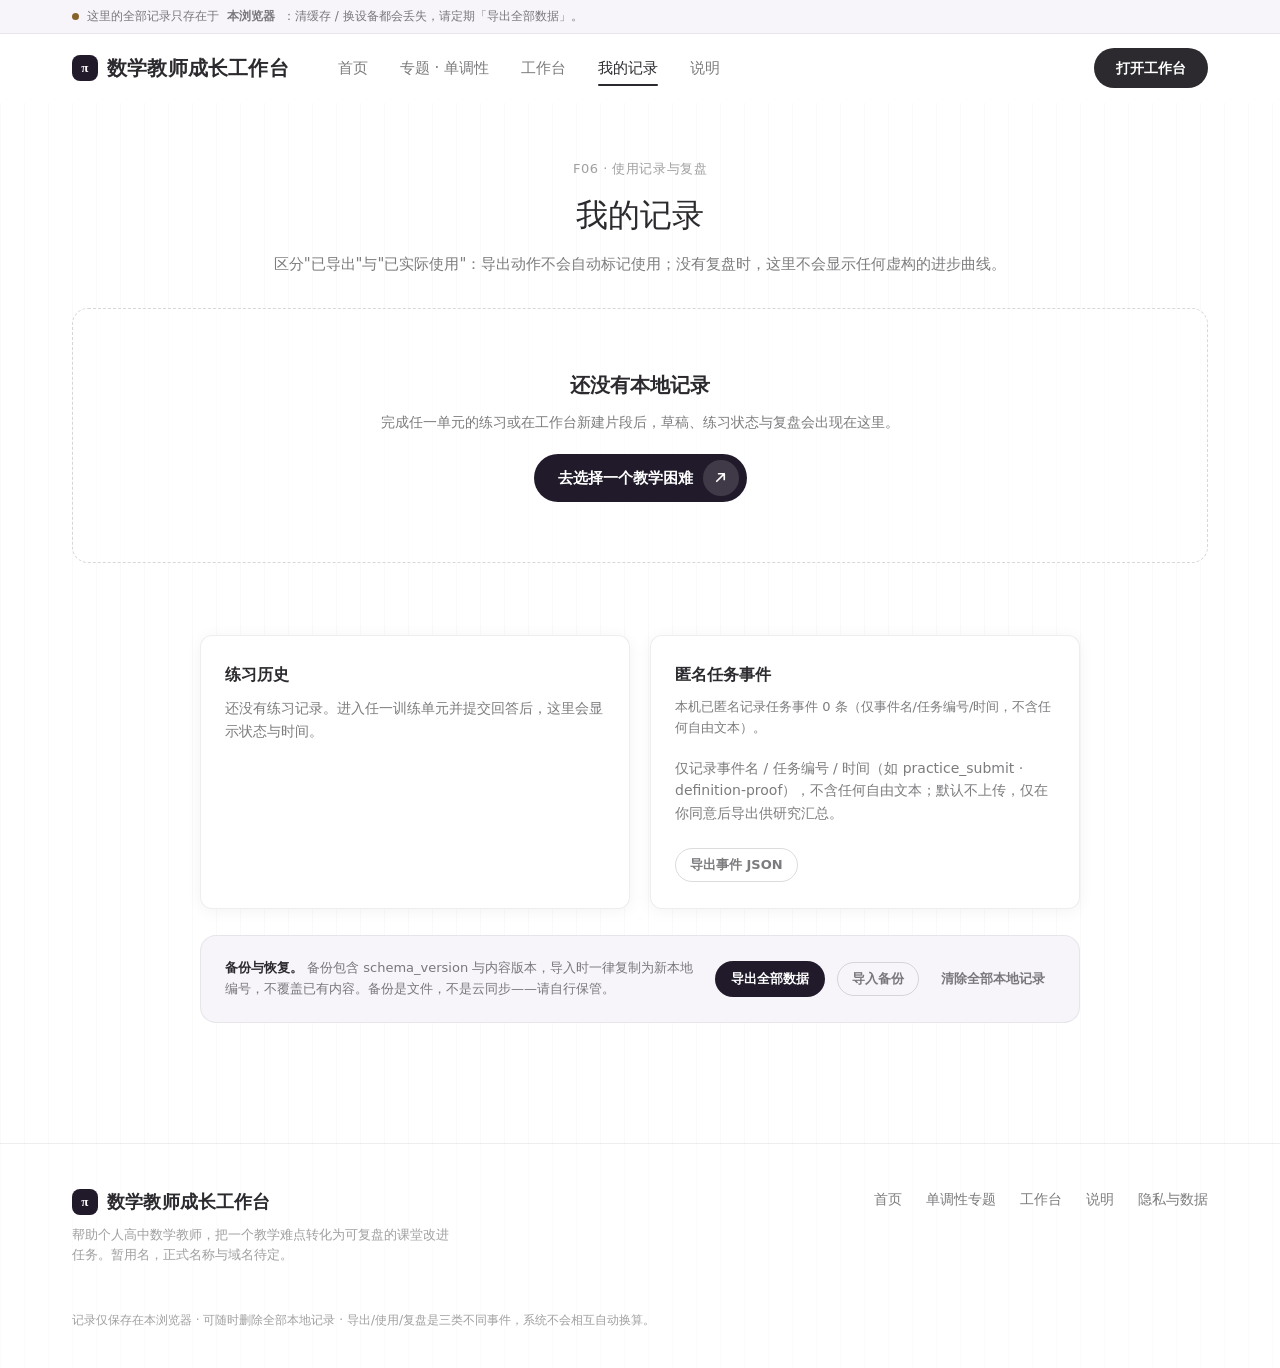
<file: records/index.html>
<!DOCTYPE html>
<html lang="zh-CN">
<head>
<meta charset="UTF-8">
<meta name="viewport" content="width=device-width, initial-scale=1.0">
<title>我的记录 · 数学教师成长工作台</title>
<meta name="description" content="本浏览器的教学草稿、练习状态、课堂使用与复盘记录；支持备份导出与恢复。">
<link rel="icon" type="image/svg+xml" href="../assets/favicon.svg">
<link rel="stylesheet" href="../assets/css/style.css">
</head>
<body data-page="records">

<div class="notice">
  <div class="notice__inner">
    <span class="notice__dot"></span>
    这里的全部记录只存在于<strong>本浏览器</strong>：清缓存 / 换设备都会丢失，请定期「导出全部数据」。
  </div>
</div>

<header class="nav">
  <div class="nav__inner">
    <a class="nav__logo" href="../"><span class="nav__logo-mark">π</span>数学教师成长工作台</a>
    <nav class="nav__menu" aria-label="主导航">
      <a class="nav__link" href="../">首页</a>
      <a class="nav__link" href="../topics/monotonicity/">专题 · 单调性</a>
      <a class="nav__link" href="../workspace/">工作台</a>
      <a class="nav__link is-active" href="./">我的记录</a>
      <a class="nav__link" href="../about/">说明</a>
    </nav>
    <div class="nav__actions">
      <a class="btn btn--pill-dark" href="../workspace/">打开工作台</a>
      <button class="nav__burger" aria-expanded="false" aria-label="打开菜单"><span></span><span></span></button>
    </div>
  </div>
</header>

<section class="pagehead" style="padding-bottom:0;">
  <p class="pagehead__eyebrow">F06 · 使用记录与复盘</p>
  <h1 class="pagehead__title">我的记录</h1>
  <p class="section-sub" style="margin-bottom:8px;">区分"已导出"与"已实际使用"：导出动作不会自动标记使用；没有复盘时，这里不会显示任何虚构的进步曲线。</p>
</section>

<div class="container" style="padding-bottom:80px;">

  <div class="empty" id="records-empty" style="margin-top:32px;">
    <h2>还没有本地记录</h2>
    <p>完成任一单元的练习或在工作台新建片段后，草稿、练习状态与复盘会出现在这里。</p>
    <div class="practice__actions" style="justify-content:center;">
      <a class="btn btn--pill-deep" href="../topics/monotonicity/">去选择一个教学困难
        <span class="btn__badge"><svg viewBox="0 0 16 16" fill="none" stroke="currentColor" stroke-width="1.8" stroke-linecap="round" stroke-linejoin="round"><path d="M4 12L12 4M6 4h6v6"/></svg></span>
      </a>
    </div>
  </div>

  <div class="rows" id="records-list" style="margin-top:32px;"></div>

  <div class="grid grid--2" style="max-width:880px;margin:40px auto 0;">
    <div class="card">
      <h3>练习历史</h3>
      <div id="practice-history" class="mini-list"></div>
    </div>
    <div class="card">
      <h3>匿名任务事件</h3>
      <p id="events-line" style="font-size:13px;color:var(--lv-ink-2);"></p>
      <p class="field__hint" style="margin-top:8px;">仅记录事件名 / 任务编号 / 时间（如 practice_submit · definition-proof），不含任何自由文本；默认不上传，仅在你同意后导出供研究汇总。</p>
      <div class="practice__actions"><button type="button" class="btn btn--ghost-sm" id="btn-export-events">导出事件 JSON</button></div>
    </div>
  </div>

  <div class="backup-zone">
    <div class="backup-zone__text">
      <b>备份与恢复。</b>
      备份包含 schema_version 与内容版本，导入时一律复制为新本地编号，不覆盖已有内容。备份是文件，不是云同步——请自行保管。
    </div>
    <button type="button" class="btn btn--pill-sm" id="btn-export-all">导出全部数据</button>
    <button type="button" class="btn btn--ghost-sm" id="btn-import">导入备份</button>
    <input type="file" id="file-import" accept="application/json,.json" class="is-hidden">
    <button type="button" class="btn btn--quiet" id="btn-wipe">清除全部本地记录</button>
  </div>
</div>

<footer class="footer">
  <div class="footer__inner">
    <div class="footer__brand">
      <a class="nav__logo" href="../"><span class="nav__logo-mark">π</span>数学教师成长工作台</a>
      <p>帮助个人高中数学教师，把一个教学难点转化为可复盘的课堂改进任务。暂用名，正式名称与域名待定。</p>
    </div>
    <div class="footer__links">
      <a href="../">首页</a>
      <a href="../topics/monotonicity/">单调性专题</a>
      <a href="../workspace/">工作台</a>
      <a href="../about/">说明</a>
      <a href="../privacy/">隐私与数据</a>
    </div>
  </div>
  <div class="footer__note">
    记录仅保存在本浏览器 · 可随时删除全部本地记录 · 导出/使用/复盘是三类不同事件，系统不会相互自动换算。
  </div>
</footer>

<script src="../assets/js/app.js"></script>
</body>
</html>
</file>
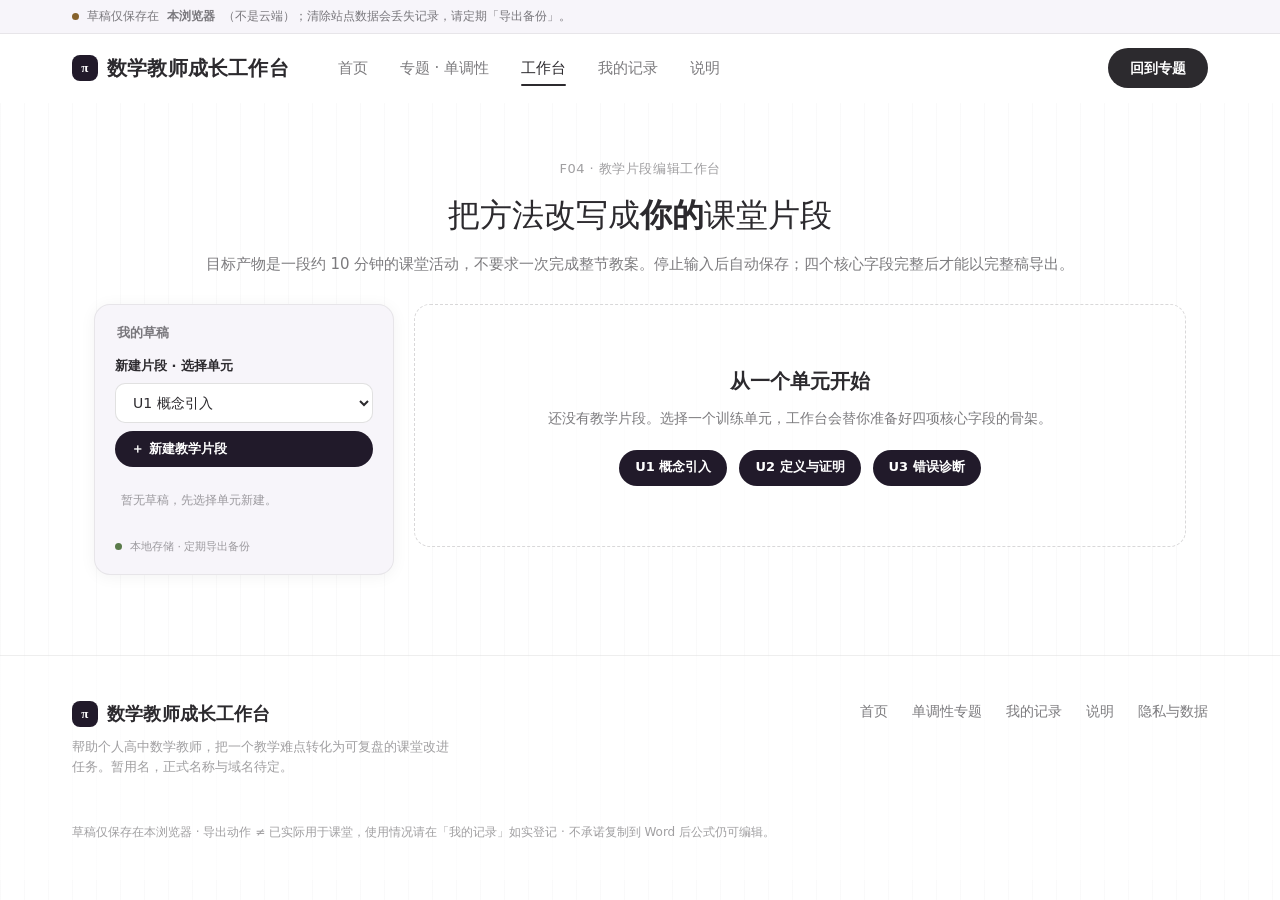
<file: workspace/index.html>
<!DOCTYPE html>
<html lang="zh-CN">
<head>
<meta charset="UTF-8">
<meta name="viewport" content="width=device-width, initial-scale=1.0">
<title>教学片段编辑工作台 · 数学教师成长工作台</title>
<meta name="description" content="填写可观察目标、问题链、预期错误与理解检查四项，形成约 10 分钟的课堂活动；本地自动保存，可打印、导出与备份。">
<link rel="icon" type="image/svg+xml" href="../assets/favicon.svg">
<link rel="stylesheet" href="../assets/css/style.css">
</head>
<body data-page="workspace">

<div class="notice">
  <div class="notice__inner">
    <span class="notice__dot"></span>
    草稿仅保存在<strong>本浏览器</strong>（不是云端）；清除站点数据会丢失记录，请定期「导出备份」。
  </div>
</div>

<header class="nav">
  <div class="nav__inner">
    <a class="nav__logo" href="../"><span class="nav__logo-mark">π</span>数学教师成长工作台</a>
    <nav class="nav__menu" aria-label="主导航">
      <a class="nav__link" href="../">首页</a>
      <a class="nav__link" href="../topics/monotonicity/">专题 · 单调性</a>
      <a class="nav__link is-active" href="./">工作台</a>
      <a class="nav__link" href="../records/">我的记录</a>
      <a class="nav__link" href="../about/">说明</a>
    </nav>
    <div class="nav__actions">
      <a class="btn btn--pill-dark" href="../topics/monotonicity/">回到专题</a>
      <button class="nav__burger" aria-expanded="false" aria-label="打开菜单"><span></span><span></span></button>
    </div>
  </div>
</header>

<section class="pagehead" style="padding-bottom:0;">
  <p class="pagehead__eyebrow">F04 · 教学片段编辑工作台</p>
  <h1 class="pagehead__title">把方法改写成<strong>你的</strong>课堂片段</h1>
  <p class="section-sub" style="margin-bottom:8px;">目标产物是一段约 10 分钟的课堂活动，不要求一次完成整节教案。停止输入后自动保存；四个核心字段完整后才能以完整稿导出。</p>
</section>

<div class="ws">
  <aside class="ws__side no-print">
    <div class="ws__side-head">我的草稿</div>
    <div class="ws__new">
      <label class="field" style="margin-bottom:0;">
        <span class="field__label">新建片段 · 选择单元</span>
        <select id="ws-new-unit">
          <option value="concept-intro">U1 概念引入</option>
          <option value="definition-proof">U2 定义与证明</option>
          <option value="error-diagnosis">U3 错误诊断</option>
        </select>
      </label>
      <button type="button" class="btn btn--pill-sm" id="ws-create">＋ 新建教学片段</button>
    </div>
    <ul class="ws__list" id="ws-list"></ul>
    <div class="shell__side-foot" style="padding:10px 4px 2px;border-top:none;"><span class="status-dot"></span>本地存储 · 定期导出备份</div>
  </aside>

  <main class="ws__main">
    <div class="empty is-hidden" id="ws-empty">
      <h2>从一个单元开始</h2>
      <p>还没有教学片段。选择一个训练单元，工作台会替你准备好四项核心字段的骨架。</p>
      <div class="practice__actions" style="justify-content:center;">
        <a class="btn btn--pill-sm" href="?unit=concept-intro&amp;new=1">U1 概念引入</a>
        <a class="btn btn--pill-sm" href="?unit=definition-proof&amp;new=1">U2 定义与证明</a>
        <a class="btn btn--pill-sm" href="?unit=error-diagnosis&amp;new=1">U3 错误诊断</a>
      </div>
    </div>

    <div id="ws-editor" class="is-hidden">
      <div class="ws__panel">
        <div class="ws__panel-head">
          <h2>基本信息</h2>
          <span class="dim" id="ws-unit-label"></span>
        </div>
        <label class="field"><span class="field__label">片段标题 <span class="opt">（可自定义，导出时使用）</span></span>
          <input type="text" id="f-title" placeholder="例如：单调性第一课时 · 概念引入片段"></label>
        <p class="dim" id="ws-draft-meta" style="font-size:12px;color:var(--lv-ink-3);margin:0;"></p>
      </div>

      <div class="ws__panel">
        <div class="ws__panel-head">
          <h2>四项核心字段</h2>
          <span class="dim">缺字段可存草稿，但只能以「未完成草稿」导出</span>
        </div>

        <label class="field"><span class="field__label">一、可观察目标 <span class="req">*</span></span>
          <span class="field__hint">写出学生"能做到什么"，而不是"了解了什么"。例如：能解释任意两点与举两个数值例子的差别。</span>
          <textarea id="f-goal" placeholder="学生能……（可观察、可检查）"></textarea></label>

        <div class="field"><span class="field__label">二、问题链 <span class="req">*</span></span>
          <span class="field__hint">按步骤填写：提问 → 预期回应 → 必要追问。这是给"约 10 分钟课堂活动"用的，不是整节教案。</span>
          <div class="chain-editor" id="chain-editor"></div>
          <div style="margin-top:10px;"><button type="button" class="btn btn--ghost-sm chain-add" id="chain-add">＋ 加一步</button></div>
        </div>

        <label class="field"><span class="field__label">三、预期错误与回应 <span class="req">*</span></span>
          <span class="field__hint">学生最可能在哪里出错？你准备如何回应？</span>
          <textarea id="f-errors" placeholder="例如：学生用 f(1)、f(2) 代替任意两点论证 → 追问：这两个点能代表全部吗？"></textarea></label>

        <label class="field"><span class="field__label">四、理解检查 <span class="req">*</span></span>
          <span class="field__hint">给出检查问题及判断依据；不能只写"学生会了"。</span>
          <textarea id="f-check" placeholder="例如：问『两个例子为什么不够』，能说清『例子≠论证』即视为通过。"></textarea></label>

        <label class="field"><span class="field__label">教学条件 <span class="opt">（选填）</span></span>
          <span class="field__hint">课时、学生先备知识、教材背景。不录入学生姓名或成绩。</span>
          <input type="text" id="f-conditions" placeholder="例如：周五第 3 节，40 分钟；学生已学函数图像"></label>

        <label class="field" style="margin-bottom:0;"><span class="field__label" style="display:flex;align-items:center;gap:8px;font-weight:500;">
          <input type="checkbox" id="f-selfcheck" style="width:16px;height:16px;accent-color:#211a2a;">
          复核标记：我已检查过数学表述</span>
          <span class="field__hint">这只是使用者的自查，不改变公开内容的审核状态（内容仍为草稿 · 未复核）。</span></label>
      </div>

      <div class="ws__panel is-hidden" id="preview-panel">
        <div class="ws__panel-head">
          <h2>预览 · 打印稿</h2>
          <span class="dim">打印 / 另存 PDF 时仅打印此区域</span>
        </div>
        <div class="preview-doc"></div>
      </div>

      <div class="ws__bar no-print">
        <span class="ws__savestate" id="ws-savestate"><span class="dot"></span>尚未保存</span>
        <span class="spacer"></span>
        <button type="button" class="btn btn--ghost-sm" id="btn-preview">预览</button>
        <button type="button" class="btn btn--ghost-sm" id="btn-print">打印 / 另存 PDF</button>
        <button type="button" class="btn btn--ghost-sm" id="btn-copy">复制文本</button>
        <button type="button" class="btn btn--ghost-sm" id="btn-md">下载 Markdown</button>
        <button type="button" class="btn btn--ghost-sm" id="btn-json">导出备份</button>
        <button type="button" class="btn btn--ghost-sm" id="btn-fork">复制为新版本</button>
        <button type="button" class="btn btn--quiet" id="btn-del">删除草稿</button>
      </div>
    </div>
  </main>
</div>

<footer class="footer">
  <div class="footer__inner">
    <div class="footer__brand">
      <a class="nav__logo" href="../"><span class="nav__logo-mark">π</span>数学教师成长工作台</a>
      <p>帮助个人高中数学教师，把一个教学难点转化为可复盘的课堂改进任务。暂用名，正式名称与域名待定。</p>
    </div>
    <div class="footer__links">
      <a href="../">首页</a>
      <a href="../topics/monotonicity/">单调性专题</a>
      <a href="../records/">我的记录</a>
      <a href="../about/">说明</a>
      <a href="../privacy/">隐私与数据</a>
    </div>
  </div>
  <div class="footer__note">
    草稿仅保存在本浏览器 · 导出动作 ≠ 已实际用于课堂，使用情况请在「我的记录」如实登记 · 不承诺复制到 Word 后公式仍可编辑。
  </div>
</footer>

<script src="../assets/js/app.js"></script>
<script>
  // 工作台侧栏「新建」按钮（依赖 app.js 的存储层，放于其后）
  (function () {
    document.getElementById('ws-create').addEventListener('click', function () {
      var unit = document.getElementById('ws-new-unit').value;
      location.href = '?unit=' + encodeURIComponent(unit) + '&new=1';
    });
  })();
</script>
</body>
</html>
</file>
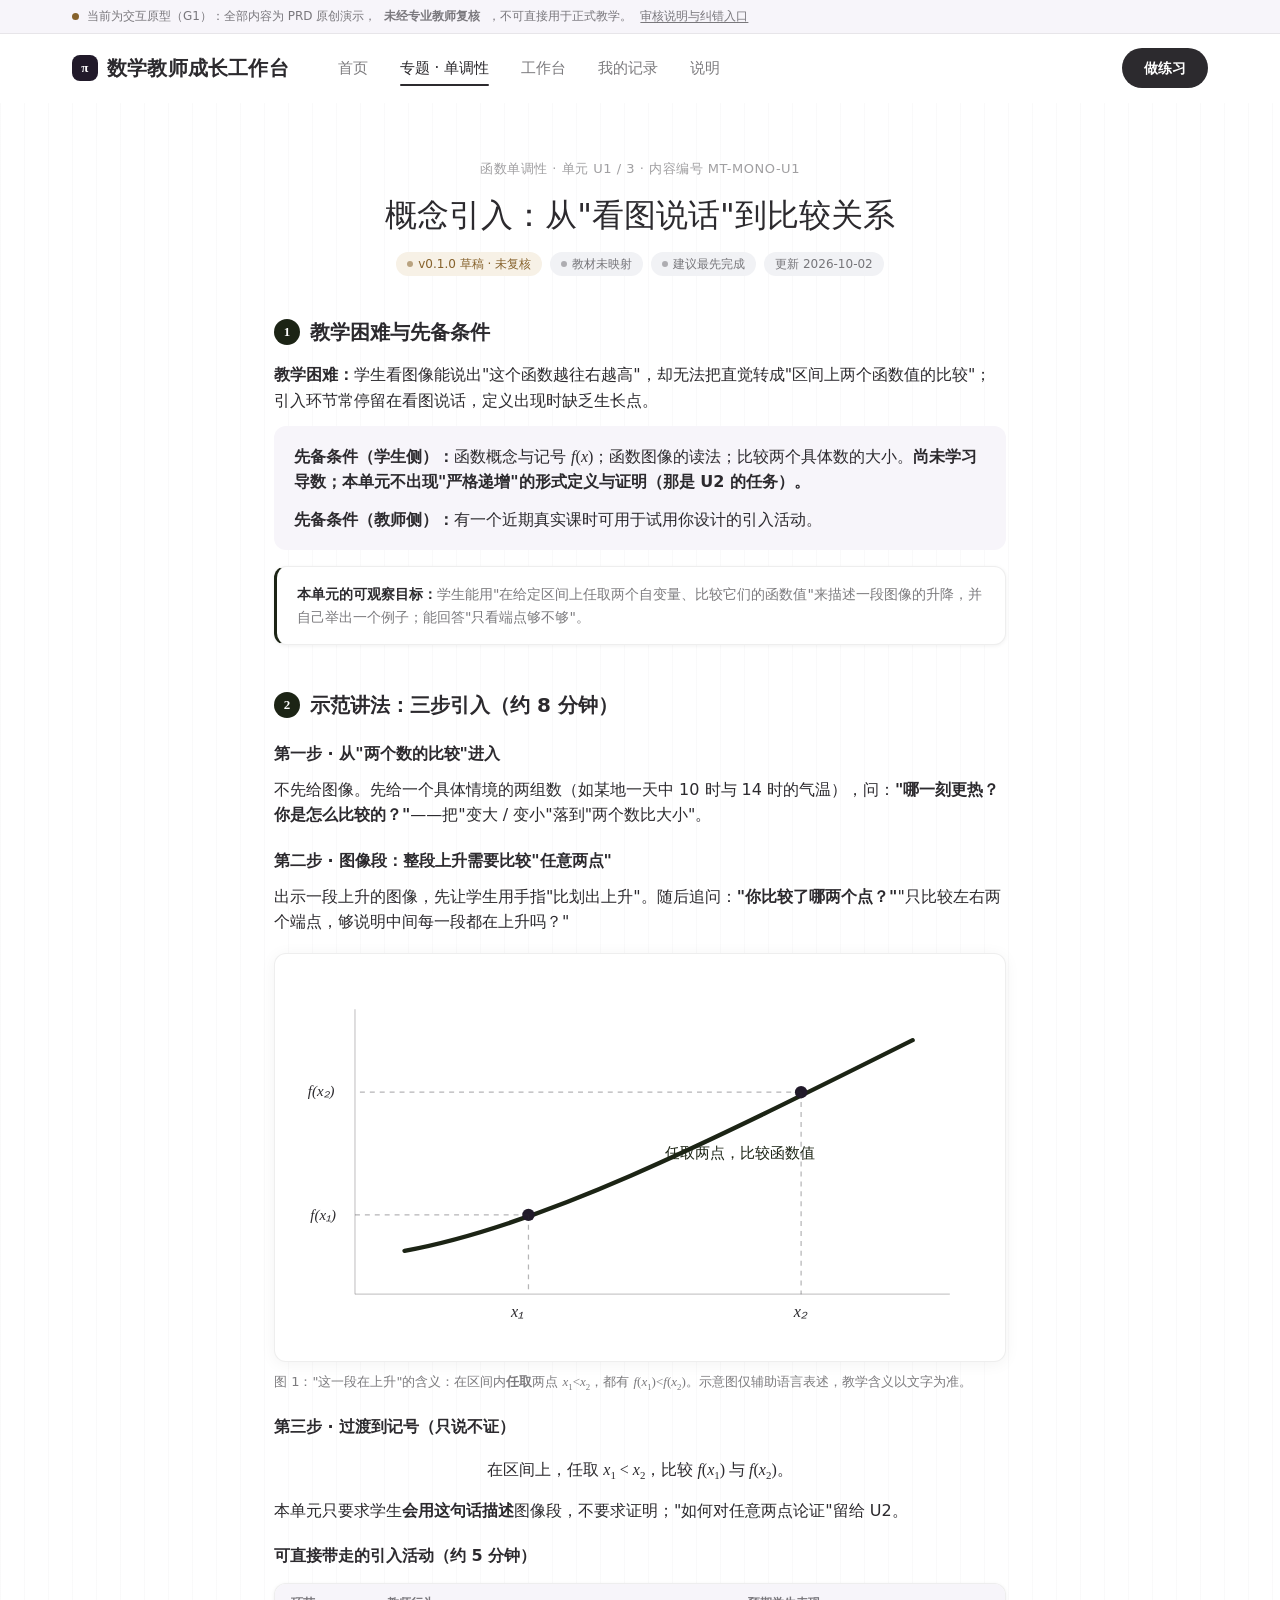
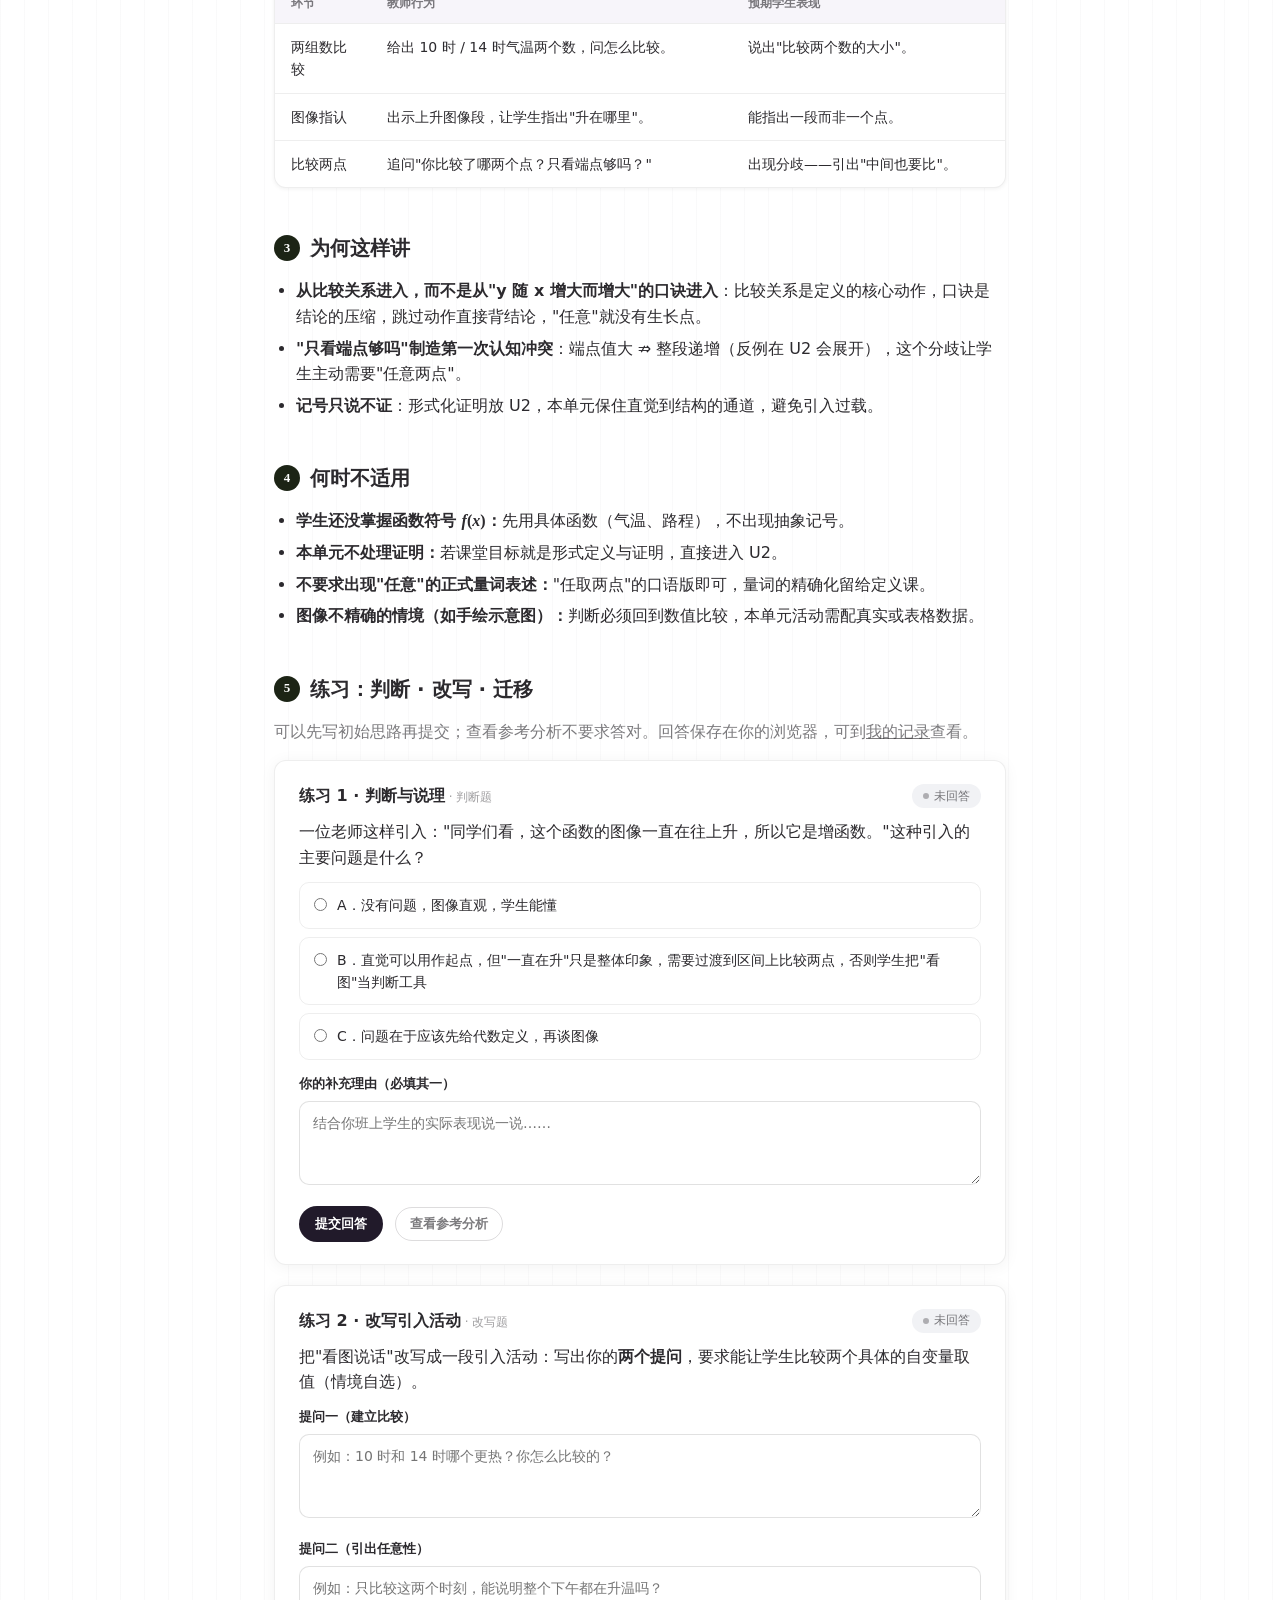
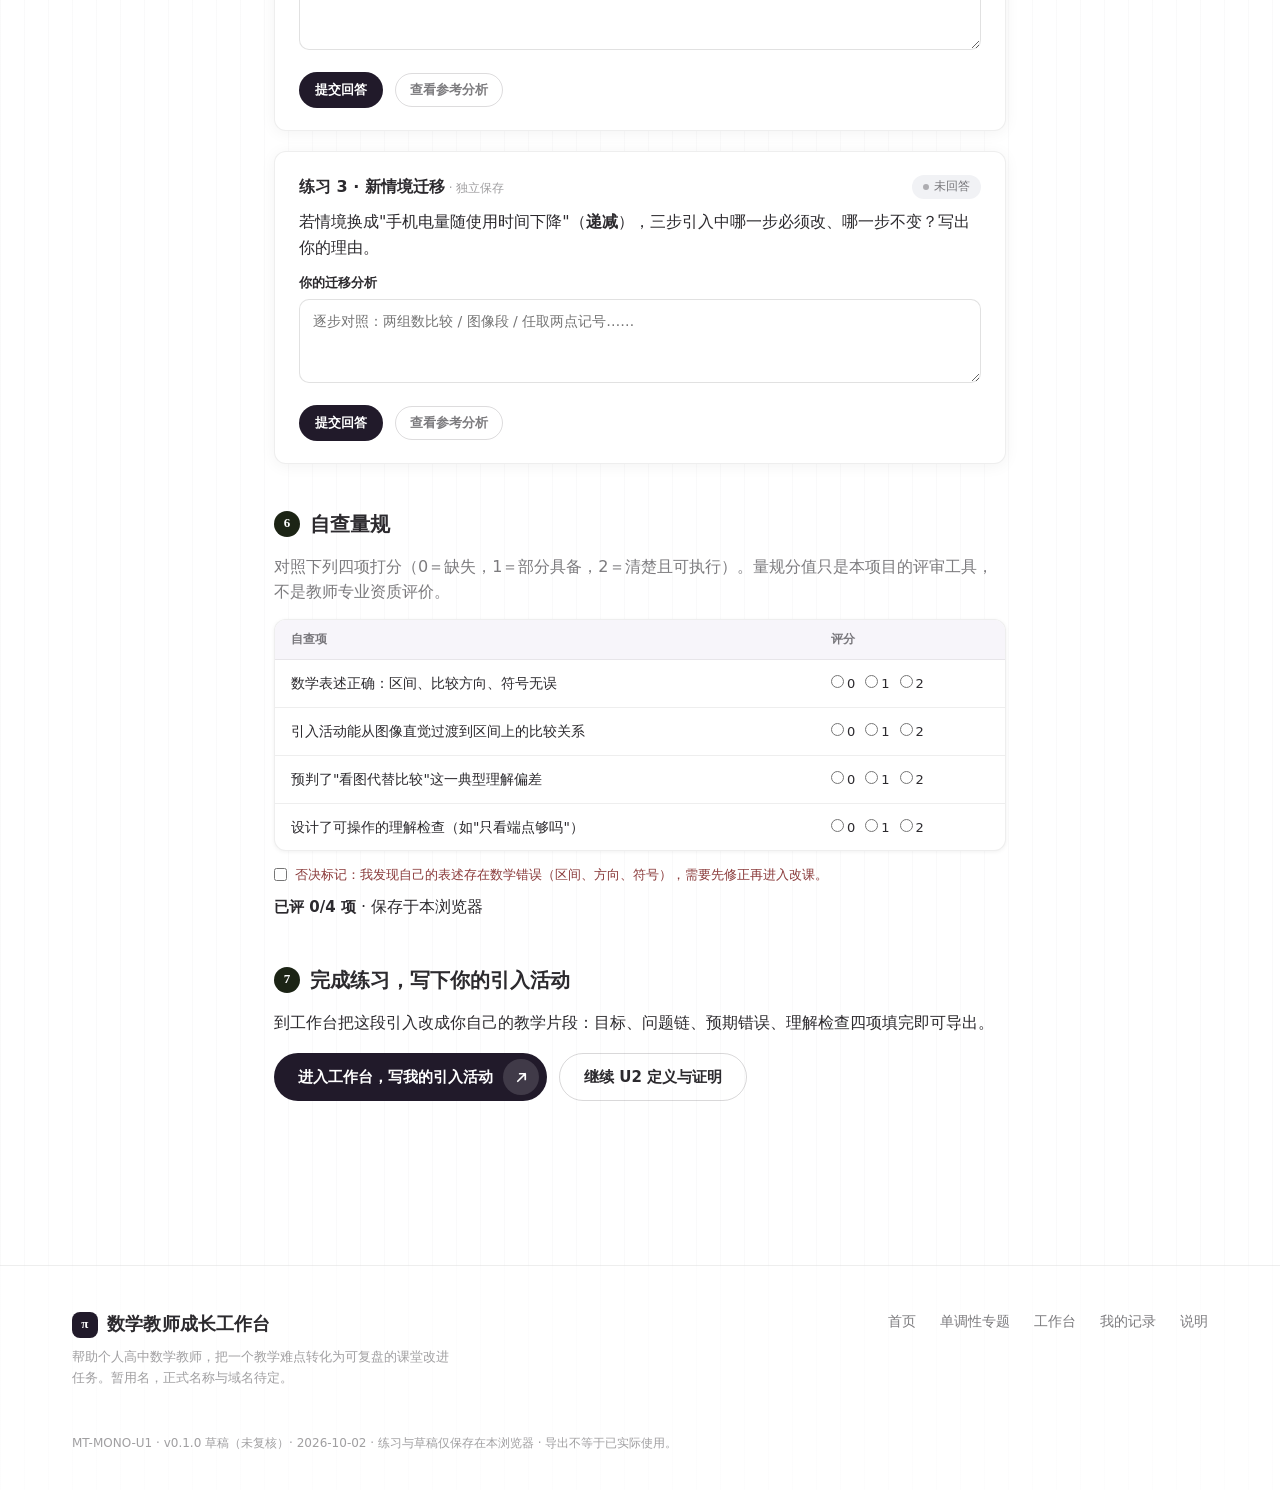
<file: learn/concept-intro/index.html>
<!DOCTYPE html>
<html lang="zh-CN">
<head>
<meta charset="UTF-8">
<meta name="viewport" content="width=device-width, initial-scale=1.0">
<title>U1 概念引入 · 函数单调性 · 数学教师成长工作台</title>
<meta name="description" content="由变化现象和图像，过渡到区间上的比较关系；带走一段引入活动与两个理解检查问题。">
<link rel="icon" type="image/svg+xml" href="../../assets/favicon.svg">
<link rel="stylesheet" href="../../assets/css/style.css">
</head>
<body data-page="learn" data-unit="concept-intro">

<div class="notice">
  <div class="notice__inner">
    <span class="notice__dot"></span>
    当前为交互原型（G1）：全部内容为 PRD 原创演示，<strong>未经专业教师复核</strong>，不可直接用于正式教学。
    <a href="../../about/">审核说明与纠错入口</a>
  </div>
</div>

<header class="nav">
  <div class="nav__inner">
    <a class="nav__logo" href="../../"><span class="nav__logo-mark">π</span>数学教师成长工作台</a>
    <nav class="nav__menu" aria-label="主导航">
      <a class="nav__link" href="../../">首页</a>
      <a class="nav__link is-active" href="../../topics/monotonicity/">专题 · 单调性</a>
      <a class="nav__link" href="../../workspace/">工作台</a>
      <a class="nav__link" href="../../records/">我的记录</a>
      <a class="nav__link" href="../../about/">说明</a>
    </nav>
    <div class="nav__actions">
      <a class="btn btn--pill-dark" href="#practice">做练习</a>
      <button class="nav__burger" aria-expanded="false" aria-label="打开菜单"><span></span><span></span></button>
    </div>
  </div>
</header>

<section class="pagehead">
  <p class="pagehead__eyebrow">函数单调性 · 单元 U1 / 3 · 内容编号 MT-MONO-U1</p>
  <h1 class="pagehead__title">概念引入：从"看图说话"到比较关系</h1>
  <div class="pagehead__tags">
    <span class="tag tag--draft">v0.1.0 草稿 · 未复核</span>
    <span class="tag">教材未映射</span>
    <span class="tag">建议最先完成</span>
    <span class="tag tag--plain">更新 2026-10-02</span>
  </div>
</section>

<div class="article">

  <section>
    <h2><span class="h2-no">1</span>教学困难与先备条件</h2>
    <p><strong>教学困难：</strong>学生看图像能说出"这个函数越往右越高"，却无法把直觉转成"区间上两个函数值的比较"；引入环节常停留在看图说话，定义出现时缺乏生长点。</p>
    <div class="infobox">
      <p><strong>先备条件（学生侧）：</strong>函数概念与记号 <span class="formula"><i>f</i>(<i>x</i>)</span>；函数图像的读法；比较两个具体数的大小。<strong>尚未学习导数；本单元不出现"严格递增"的形式定义与证明（那是 U2 的任务）。</strong></p>
      <p><strong>先备条件（教师侧）：</strong>有一个近期真实课时可用于试用你设计的引入活动。</p>
    </div>
    <div class="callout">
      <span class="callout__lead">本单元的可观察目标：</span>学生能用"在给定区间上任取两个自变量、比较它们的函数值"来描述一段图像的升降，并自己举出一个例子；能回答"只看端点够不够"。
    </div>
  </section>

  <section>
    <h2><span class="h2-no">2</span>示范讲法：三步引入（约 8 分钟）</h2>
    <h3>第一步 · 从"两个数的比较"进入</h3>
    <p>不先给图像。先给一个具体情境的两组数（如某地一天中 10 时与 14 时的气温），问：<strong>"哪一刻更热？你是怎么比较的？"</strong>——把"变大 / 变小"落到"两个数比大小"。</p>
    <h3>第二步 · 图像段：整段上升需要比较"任意两点"</h3>
    <p>出示一段上升的图像，先让学生用手指"比划出上升"。随后追问：<strong>"你比较了哪两个点？"</strong>"只比较左右两个端点，够说明中间每一段都在上升吗？"</p>

    <figure class="figure">
      <div class="figure__canvas">
        <svg viewBox="0 0 560 300" role="img" aria-label="示意图：一段上升的曲线上任取两点比较函数值">
          <line x1="50" y1="260" x2="530" y2="260" stroke="rgba(44,42,46,.25)" stroke-width="1"/>
          <line x1="50" y1="260" x2="50" y2="30" stroke="rgba(44,42,46,.25)" stroke-width="1"/>
          <path d="M90,225 C200,205 330,140 500,55" fill="none" stroke="#1c2415" stroke-width="3.5" stroke-linecap="round"/>
          <circle cx="190" cy="196" r="5" fill="#211a2a"/>
          <circle cx="410" cy="97" r="5" fill="#211a2a"/>
          <line x1="190" y1="196" x2="190" y2="260" stroke="rgba(44,42,46,.35)" stroke-width="1" stroke-dasharray="4 4"/>
          <line x1="410" y1="97" x2="410" y2="260" stroke="rgba(44,42,46,.35)" stroke-width="1" stroke-dasharray="4 4"/>
          <line x1="190" y1="196" x2="50" y2="196" stroke="rgba(44,42,46,.35)" stroke-width="1" stroke-dasharray="4 4"/>
          <line x1="410" y1="97" x2="50" y2="97" stroke="rgba(44,42,46,.35)" stroke-width="1" stroke-dasharray="4 4"/>
          <text x="176" y="278" font-size="13" font-style="italic" font-family="Georgia, serif" fill="#2c2a2e">x₁</text>
          <text x="404" y="278" font-size="13" font-style="italic" font-family="Georgia, serif" fill="#2c2a2e">x₂</text>
          <text x="14" y="200" font-size="12" font-style="italic" font-family="Georgia, serif" fill="#2c2a2e">f(x₁)</text>
          <text x="12" y="100" font-size="12" font-style="italic" font-family="Georgia, serif" fill="#2c2a2e">f(x₂)</text>
          <text x="300" y="150" font-size="12" fill="#1c2415">任取两点，比较函数值</text>
        </svg>
      </div>
      <figcaption>图 1："这一段在上升"的含义：在区间内<strong>任取</strong>两点 <span class="formula"><i>x</i><sub>1</sub>&lt;<i>x</i><sub>2</sub></span>，都有 <span class="formula"><i>f</i>(<i>x</i><sub>1</sub>)&lt;<i>f</i>(<i>x</i><sub>2</sub>)</span>。示意图仅辅助语言表述，教学含义以文字为准。</figcaption>
    </figure>

    <h3>第三步 · 过渡到记号（只说不证）</h3>
    <p class="formula formula--block">在区间上，任取 <i>x</i><sub>1</sub> &lt; <i>x</i><sub>2</sub>，比较 <i>f</i>(<i>x</i><sub>1</sub>) 与 <i>f</i>(<i>x</i><sub>2</sub>)。</p>
    <p>本单元只要求学生<strong>会用这句话描述</strong>图像段，不要求证明；"如何对任意两点论证"留给 U2。</p>

    <h3>可直接带走的引入活动（约 5 分钟）</h3>
    <div class="tbl-wrap">
      <table class="tbl">
        <thead><tr><th style="width:8em;">环节</th><th>教师行为</th><th>预期学生表现</th></tr></thead>
        <tbody>
          <tr><td>两组数比较</td><td>给出 10 时 / 14 时气温两个数，问怎么比较。</td><td>说出"比较两个数的大小"。</td></tr>
          <tr><td>图像指认</td><td>出示上升图像段，让学生指出"升在哪里"。</td><td>能指出一段而非一个点。</td></tr>
          <tr><td>比较两点</td><td>追问"你比较了哪两个点？只看端点够吗？"</td><td>出现分歧——引出"中间也要比"。</td></tr>
        </tbody>
      </table>
    </div>
  </section>

  <section>
    <h2><span class="h2-no">3</span>为何这样讲</h2>
    <ul>
      <li><strong>从比较关系进入，而不是从"y 随 x 增大而增大"的口诀进入</strong>：比较关系是定义的核心动作，口诀是结论的压缩，跳过动作直接背结论，"任意"就没有生长点。</li>
      <li><strong>"只看端点够吗"制造第一次认知冲突</strong>：端点值大 ⇏ 整段递增（反例在 U2 会展开），这个分歧让学生主动需要"任意两点"。</li>
      <li><strong>记号只说不证</strong>：形式化证明放 U2，本单元保住直觉到结构的通道，避免引入过载。</li>
    </ul>
  </section>

  <section>
    <h2><span class="h2-no">4</span>何时不适用</h2>
    <ul>
      <li><strong>学生还没掌握函数符号 <span class="formula"><i>f</i>(<i>x</i>)</span>：</strong>先用具体函数（气温、路程），不出现抽象记号。</li>
      <li><strong>本单元不处理证明：</strong>若课堂目标就是形式定义与证明，直接进入 U2。</li>
      <li><strong>不要求出现"任意"的正式量词表述：</strong>"任取两点"的口语版即可，量词的精确化留给定义课。</li>
      <li><strong>图像不精确的情境（如手绘示意图）：</strong>判断必须回到数值比较，本单元活动需配真实或表格数据。</li>
    </ul>
  </section>

  <section id="practice">
    <h2><span class="h2-no">5</span>练习：判断 · 改写 · 迁移</h2>
    <p class="dim" style="margin-bottom:16px;">可以先写初始思路再提交；查看参考分析不要求答对。回答保存在你的浏览器，可到<a href="../../records/" style="text-decoration:underline;">我的记录</a>查看。</p>

    <div class="practice" data-practice data-unit="concept-intro" data-qid="q1">
      <div class="practice__head">
        <div><strong>练习 1 · 判断与说理</strong><span class="practice__kind"> · 判断题</span></div>
        <span class="tag" data-state-badge>未回答</span>
      </div>
      <p class="practice__prompt">一位老师这样引入："同学们看，这个函数的图像一直在往上升，所以它是增函数。"这种引入的主要问题是什么？</p>
      <div class="practice__answer">
        <fieldset class="choice">
          <label><input type="radio" name="u1q1" value="A">A．没有问题，图像直观，学生能懂</label>
          <label><input type="radio" name="u1q1" value="B">B．直觉可以用作起点，但"一直在升"只是整体印象，需要过渡到区间上比较两点，否则学生把"看图"当判断工具</label>
          <label><input type="radio" name="u1q1" value="C">C．问题在于应该先给代数定义，再谈图像</label>
        </fieldset>
        <label class="field"><span class="field__label">你的补充理由（必填其一）</span>
          <textarea placeholder="结合你班上学生的实际表现说一说……"></textarea></label>
        <div class="practice__actions">
          <button type="button" class="btn btn--pill-sm" data-action="submit">提交回答</button>
          <button type="button" class="btn btn--ghost-sm" data-action="view-ref">查看参考分析</button>
          <span class="practice__saved"></span>
        </div>
      </div>
      <div class="reference is-hidden">
        <h4>参考分析 <span class="tag tag--plain">唯一参考，不是唯一标准</span></h4>
        <p><strong>参考答案：B。</strong>图像直觉是好的引入起点，但"一直在往上升"是对图像的整体印象；若停留在看图，学生遇到不精确的手绘图像或抽象函数时就没有判断工具。教学中应把直觉用作引入，随即过渡到"在区间上任取两点、比较函数值"。</p>
        <p>选 A 的风险：直观确认不等于数学判断。选 C 则走过头——引入阶段先于形式定义是合理的，问题不在顺序，而在是否搭建了"比较关系"这座桥。只要你的改写能把看图直觉接到比较关系上，就是合理的方案。</p>
      </div>
    </div>

    <div class="practice" data-practice data-unit="concept-intro" data-qid="q2">
      <div class="practice__head">
        <div><strong>练习 2 · 改写引入活动</strong><span class="practice__kind"> · 改写题</span></div>
        <span class="tag" data-state-badge>未回答</span>
      </div>
      <p class="practice__prompt">把"看图说话"改写成一段引入活动：写出你的<strong>两个提问</strong>，要求能让学生比较两个具体的自变量取值（情境自选）。</p>
      <div class="practice__answer">
        <label class="field"><span class="field__label">提问一（建立比较）</span>
          <textarea placeholder="例如：10 时和 14 时哪个更热？你怎么比较的？"></textarea></label>
        <label class="field"><span class="field__label">提问二（引出任意性）</span>
          <textarea placeholder="例如：只比较这两个时刻，能说明整个下午都在升温吗？"></textarea></label>
        <div class="practice__actions">
          <button type="button" class="btn btn--pill-sm" data-action="submit">提交回答</button>
          <button type="button" class="btn btn--ghost-sm" data-action="view-ref">查看参考分析</button>
          <span class="practice__saved"></span>
        </div>
      </div>
      <div class="reference is-hidden">
        <h4>参考分析 <span class="tag tag--plain">开放题，以下是参考要点</span></h4>
        <ul>
          <li>好的引入提问通常是三步：给出<strong>具体数值或图像段</strong> → 要求<strong>比较</strong> → 追问"<strong>比较了哪两点</strong>"。</li>
          <li>第二个提问的关键是制造分歧："只比较两个值 / 端点，够说明整段吗？"——让学生自己感到"还得比更多点"。</li>
          <li>自查重点：你的提问是否给了学生可比较的具体对象；追问是否指向"任意"而不只是"更多例子"。</li>
        </ul>
      </div>
    </div>

    <div class="practice" data-practice data-unit="concept-intro" data-qid="q3">
      <div class="practice__head">
        <div><strong>练习 3 · 新情境迁移</strong><span class="practice__kind"> · 独立保存</span></div>
        <span class="tag" data-state-badge>未回答</span>
      </div>
      <p class="practice__prompt">若情境换成"手机电量随使用时间下降"（<strong>递减</strong>），三步引入中哪一步必须改、哪一步不变？写出你的理由。</p>
      <div class="practice__answer">
        <label class="field"><span class="field__label">你的迁移分析</span>
          <textarea placeholder="逐步对照：两组数比较 / 图像段 / 任取两点记号……"></textarea></label>
        <div class="practice__actions">
          <button type="button" class="btn btn--pill-sm" data-action="submit">提交回答</button>
          <button type="button" class="btn btn--ghost-sm" data-action="view-ref">查看参考分析</button>
          <span class="practice__saved"></span>
        </div>
      </div>
      <div class="reference is-hidden">
        <h4>参考分析 <span class="tag tag--plain">参考要点</span></h4>
        <p><strong>不变的是比较结构</strong>：在区间上任取 <span class="formula"><i>x</i><sub>1</sub>&lt;<i>x</i><sub>2</sub></span>，比较 <span class="formula"><i>f</i>(<i>x</i><sub>1</sub>)</span> 与 <span class="formula"><i>f</i>(<i>x</i><sub>2</sub>)</span>。<strong>必须改的是方向</strong>：方向词换成"下降"，不等号换成 <span class="formula"><i>f</i>(<i>x</i><sub>1</sub>)&gt;<i>f</i>(<i>x</i><sub>2</sub>)</span>。若你的回答只改了情境和方向词、却保留了"越往右越高"式的描述，说明迁移未完成。</p>
      </div>
    </div>
  </section>

  <section>
    <h2><span class="h2-no">6</span>自查量规</h2>
    <p class="dim" style="margin-bottom:14px;">对照下列四项打分（0＝缺失，1＝部分具备，2＝清楚且可执行）。量规分值只是本项目的评审工具，不是教师专业资质评价。</p>
    <div class="rubric" data-rubric="concept-intro">
      <div class="tbl-wrap">
        <table class="tbl">
          <thead><tr><th>自查项</th><th style="width:190px;">评分</th></tr></thead>
          <tbody>
            <tr><td>数学表述正确：区间、比较方向、符号无误</td><td class="rubric-cell"><label><input type="radio" name="rub-ci-1" value="0">0</label><label><input type="radio" name="rub-ci-1" value="1">1</label><label><input type="radio" name="rub-ci-1" value="2">2</label></td></tr>
            <tr><td>引入活动能从图像直觉过渡到区间上的比较关系</td><td class="rubric-cell"><label><input type="radio" name="rub-ci-2" value="0">0</label><label><input type="radio" name="rub-ci-2" value="1">1</label><label><input type="radio" name="rub-ci-2" value="2">2</label></td></tr>
            <tr><td>预判了"看图代替比较"这一典型理解偏差</td><td class="rubric-cell"><label><input type="radio" name="rub-ci-3" value="0">0</label><label><input type="radio" name="rub-ci-3" value="1">1</label><label><input type="radio" name="rub-ci-3" value="2">2</label></td></tr>
            <tr><td>设计了可操作的理解检查（如"只看端点够吗"）</td><td class="rubric-cell"><label><input type="radio" name="rub-ci-4" value="0">0</label><label><input type="radio" name="rub-ci-4" value="1">1</label><label><input type="radio" name="rub-ci-4" value="2">2</label></td></tr>
          </tbody>
        </table>
      </div>
      <label class="rubric-veto"><input type="checkbox" data-role="veto">否决标记：我发现自己的表述存在数学错误（区间、方向、符号），需要先修正再进入改课。</label>
      <p class="rubric-score" style="margin-top:8px;"><b>未评分</b> · 保存于本浏览器</p>
    </div>
  </section>

  <section>
    <h2><span class="h2-no">7</span>完成练习，写下你的引入活动</h2>
    <p>到工作台把这段引入改成你自己的教学片段：目标、问题链、预期错误、理解检查四项填完即可导出。</p>
    <div class="practice__actions" style="margin-top:18px;">
      <a class="btn btn--pill-deep" href="../../workspace/?unit=concept-intro&amp;new=1">进入工作台，写我的引入活动
        <span class="btn__badge"><svg viewBox="0 0 16 16" fill="none" stroke="currentColor" stroke-width="1.8" stroke-linecap="round" stroke-linejoin="round"><path d="M4 12L12 4M6 4h6v6"/></svg></span>
      </a>
      <a class="btn btn--ghost" href="../definition-proof/">继续 U2 定义与证明</a>
    </div>
  </section>

</div>

<footer class="footer">
  <div class="footer__inner">
    <div class="footer__brand">
      <a class="nav__logo" href="../../"><span class="nav__logo-mark">π</span>数学教师成长工作台</a>
      <p>帮助个人高中数学教师，把一个教学难点转化为可复盘的课堂改进任务。暂用名，正式名称与域名待定。</p>
    </div>
    <div class="footer__links">
      <a href="../../">首页</a>
      <a href="../../topics/monotonicity/">单调性专题</a>
      <a href="../../workspace/">工作台</a>
      <a href="../../records/">我的记录</a>
      <a href="../../about/">说明</a>
    </div>
  </div>
  <div class="footer__note">
    MT-MONO-U1 · v0.1.0 草稿（未复核）· 2026-10-02 · 练习与草稿仅保存在本浏览器 · 导出不等于已实际使用。
  </div>
</footer>

<script src="../../assets/js/app.js"></script>
</body>
</html>
</file>
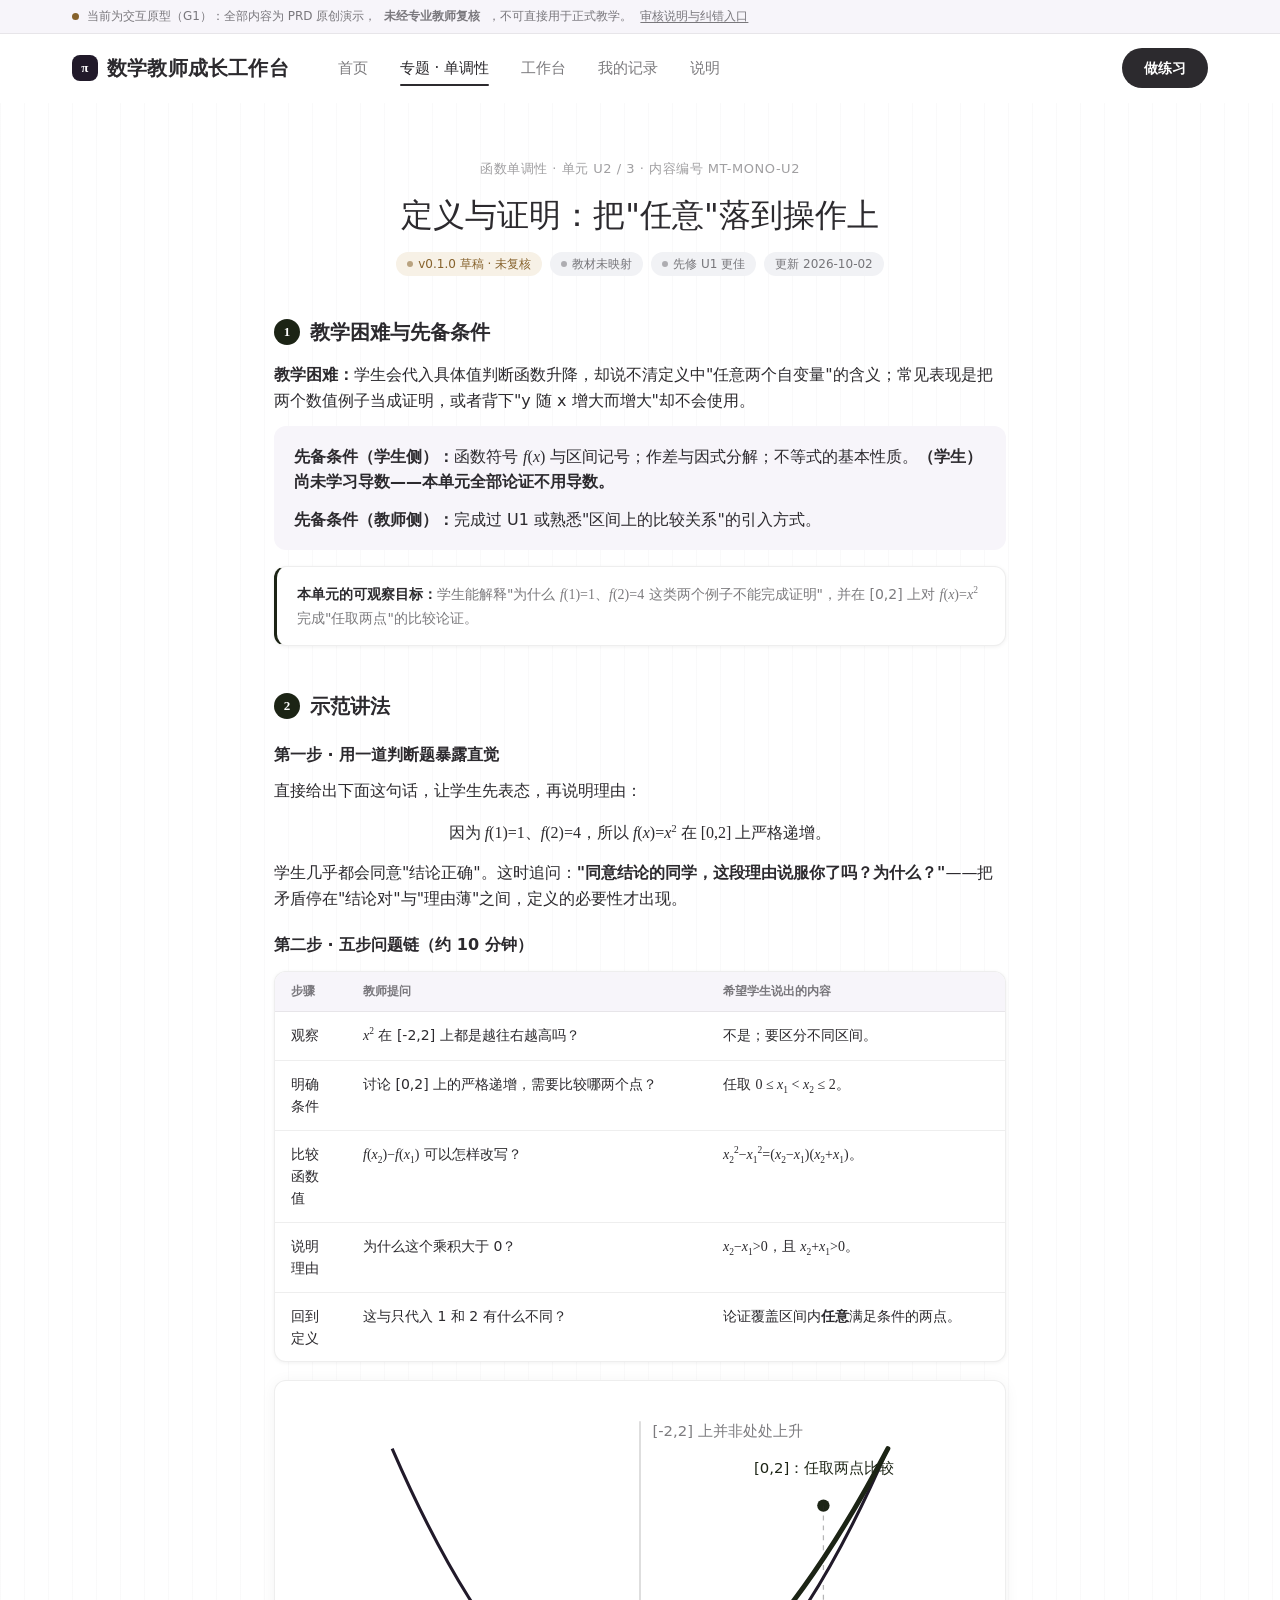
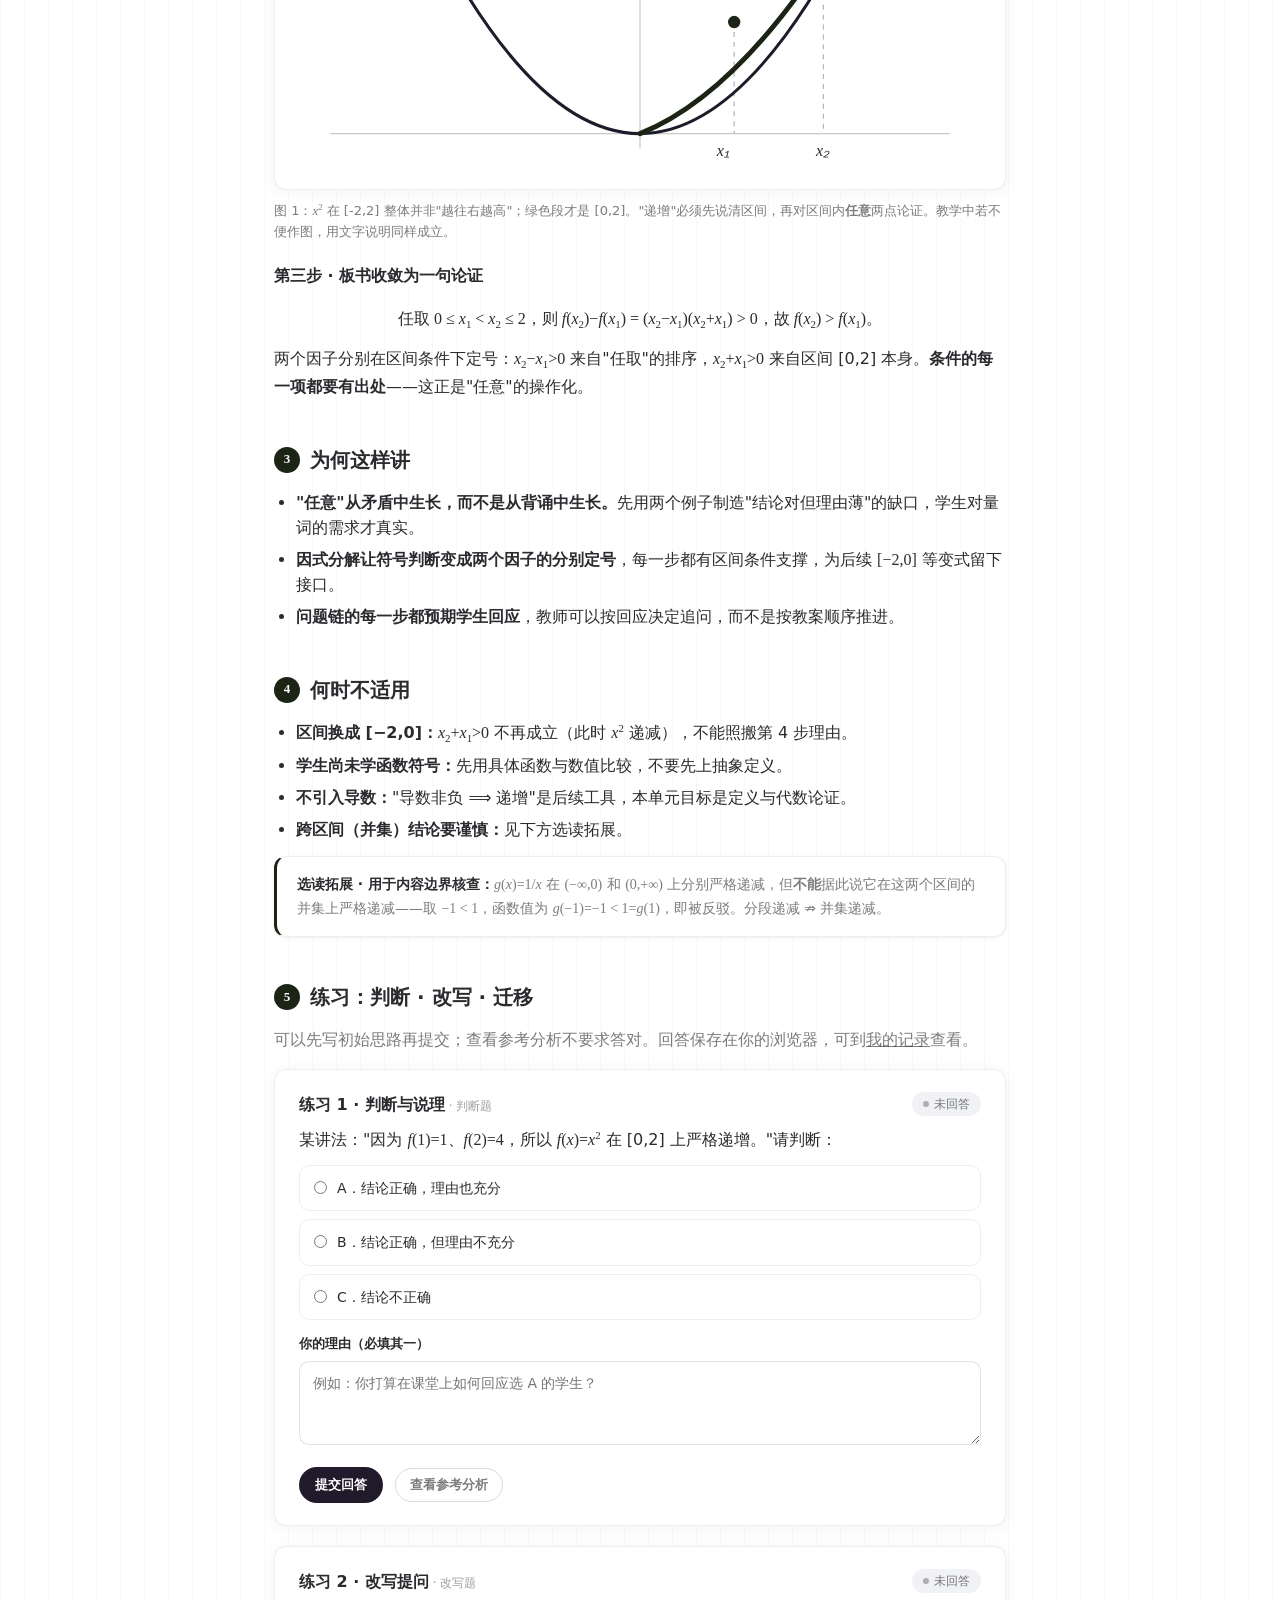
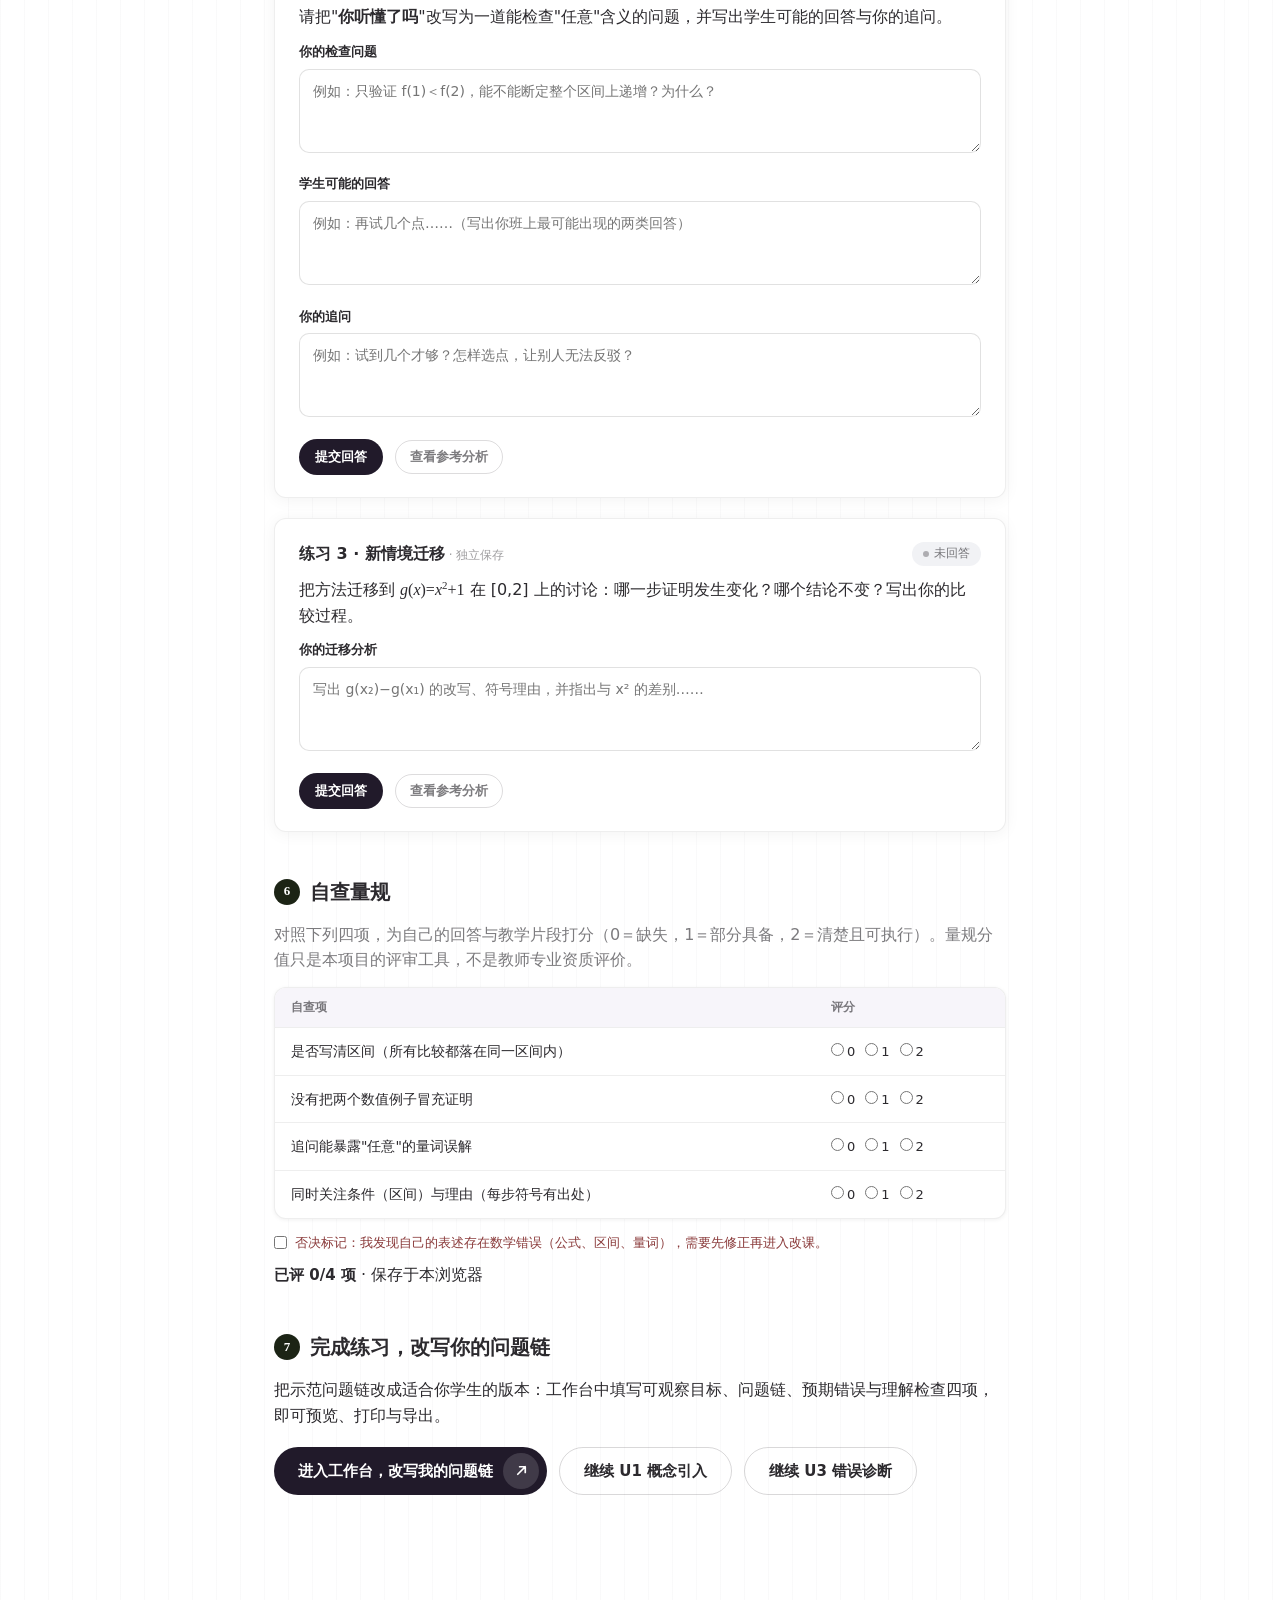
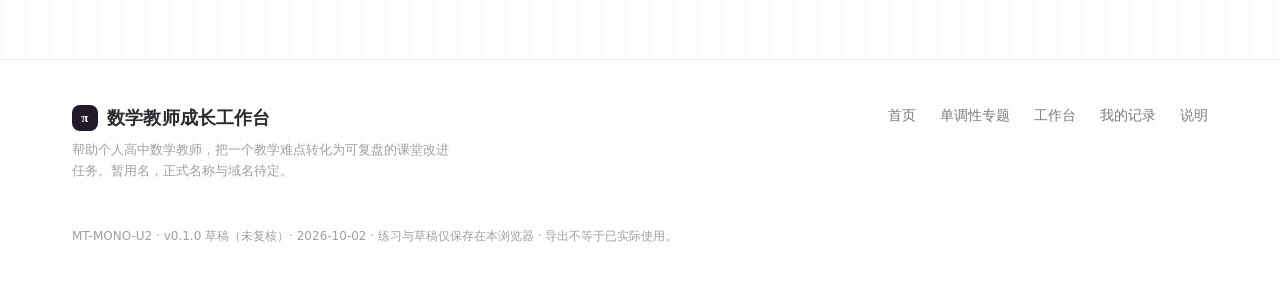
<file: learn/definition-proof/index.html>
<!DOCTYPE html>
<html lang="zh-CN">
<head>
<meta charset="UTF-8">
<meta name="viewport" content="width=device-width, initial-scale=1.0">
<title>U2 定义与证明 · 函数单调性 · 数学教师成长工作台</title>
<meta name="description" content="区分举例、直观说明与对任意两点的证明；带走一组带追问的问题链。">
<link rel="icon" type="image/svg+xml" href="../../assets/favicon.svg">
<link rel="stylesheet" href="../../assets/css/style.css">
</head>
<body data-page="learn" data-unit="definition-proof">

<div class="notice">
  <div class="notice__inner">
    <span class="notice__dot"></span>
    当前为交互原型（G1）：全部内容为 PRD 原创演示，<strong>未经专业教师复核</strong>，不可直接用于正式教学。
    <a href="../../about/">审核说明与纠错入口</a>
  </div>
</div>

<header class="nav">
  <div class="nav__inner">
    <a class="nav__logo" href="../../"><span class="nav__logo-mark">π</span>数学教师成长工作台</a>
    <nav class="nav__menu" aria-label="主导航">
      <a class="nav__link" href="../../">首页</a>
      <a class="nav__link is-active" href="../../topics/monotonicity/">专题 · 单调性</a>
      <a class="nav__link" href="../../workspace/">工作台</a>
      <a class="nav__link" href="../../records/">我的记录</a>
      <a class="nav__link" href="../../about/">说明</a>
    </nav>
    <div class="nav__actions">
      <a class="btn btn--pill-dark" href="#practice">做练习</a>
      <button class="nav__burger" aria-expanded="false" aria-label="打开菜单"><span></span><span></span></button>
    </div>
  </div>
</header>

<section class="pagehead">
  <p class="pagehead__eyebrow">函数单调性 · 单元 U2 / 3 · 内容编号 MT-MONO-U2</p>
  <h1 class="pagehead__title">定义与证明：把"任意"落到操作上</h1>
  <div class="pagehead__tags">
    <span class="tag tag--draft">v0.1.0 草稿 · 未复核</span>
    <span class="tag">教材未映射</span>
    <span class="tag">先修 U1 更佳</span>
    <span class="tag tag--plain">更新 2026-10-02</span>
  </div>
</section>

<div class="article">

  <section>
    <h2><span class="h2-no">1</span>教学困难与先备条件</h2>
    <p><strong>教学困难：</strong>学生会代入具体值判断函数升降，却说不清定义中"任意两个自变量"的含义；常见表现是把两个数值例子当成证明，或者背下"y 随 x 增大而增大"却不会使用。</p>
    <div class="infobox">
      <p><strong>先备条件（学生侧）：</strong>函数符号 <span class="formula"><i>f</i>(<i>x</i>)</span> 与区间记号；作差与因式分解；不等式的基本性质。<strong>（学生）尚未学习导数——本单元全部论证不用导数。</strong></p>
      <p><strong>先备条件（教师侧）：</strong>完成过 U1 或熟悉"区间上的比较关系"的引入方式。</p>
    </div>
    <div class="callout">
      <span class="callout__lead">本单元的可观察目标：</span>学生能解释"为什么 <span class="formula"><i>f</i>(1)=1</span>、<span class="formula"><i>f</i>(2)=4</span> 这类两个例子不能完成证明"，并在 [0,2] 上对 <span class="formula"><i>f</i>(<i>x</i>)=<i>x</i><sup>2</sup></span> 完成"任取两点"的比较论证。
    </div>
  </section>

  <section>
    <h2><span class="h2-no">2</span>示范讲法</h2>
    <h3>第一步 · 用一道判断题暴露直觉</h3>
    <p>直接给出下面这句话，让学生先表态，再说明理由：</p>
    <p class="formula formula--block">因为 <i>f</i>(1)=1、<i>f</i>(2)=4，所以 <i>f</i>(<i>x</i>)=<i>x</i><sup>2</sup> 在 [0,2] 上严格递增。</p>
    <p>学生几乎都会同意"结论正确"。这时追问：<strong>"同意结论的同学，这段理由说服你了吗？为什么？"</strong>——把矛盾停在"结论对"与"理由薄"之间，定义的必要性才出现。</p>

    <h3>第二步 · 五步问题链（约 10 分钟）</h3>
    <div class="tbl-wrap">
      <table class="tbl">
        <thead><tr><th style="width:6em;">步骤</th><th>教师提问</th><th>希望学生说出的内容</th></tr></thead>
        <tbody>
          <tr><td>观察</td><td><span class="formula"><i>x</i><sup>2</sup></span> 在 [-2,2] 上都是越往右越高吗？</td><td>不是；要区分不同区间。</td></tr>
          <tr><td>明确条件</td><td>讨论 [0,2] 上的严格递增，需要比较哪两个点？</td><td>任取 <span class="formula">0 ≤ <i>x</i><sub>1</sub> &lt; <i>x</i><sub>2</sub> ≤ 2</span>。</td></tr>
          <tr><td>比较函数值</td><td><span class="formula"><i>f</i>(<i>x</i><sub>2</sub>)−<i>f</i>(<i>x</i><sub>1</sub>)</span> 可以怎样改写？</td><td><span class="formula"><i>x</i><sub>2</sub><sup>2</sup>−<i>x</i><sub>1</sub><sup>2</sup>=(<i>x</i><sub>2</sub>−<i>x</i><sub>1</sub>)(<i>x</i><sub>2</sub>+<i>x</i><sub>1</sub>)</span>。</td></tr>
          <tr><td>说明理由</td><td>为什么这个乘积大于 0？</td><td><span class="formula"><i>x</i><sub>2</sub>−<i>x</i><sub>1</sub>&gt;0</span>，且 <span class="formula"><i>x</i><sub>2</sub>+<i>x</i><sub>1</sub>&gt;0</span>。</td></tr>
          <tr><td>回到定义</td><td>这与只代入 1 和 2 有什么不同？</td><td>论证覆盖区间内<strong>任意</strong>满足条件的两点。</td></tr>
        </tbody>
      </table>
    </div>

    <figure class="figure">
      <div class="figure__canvas">
        <svg viewBox="0 0 560 300" role="img" aria-label="示意图：x²在区间[-2,2]上并非处处上升，讨论递增必须先说明区间">
          <line x1="280" y1="18" x2="280" y2="282" stroke="rgba(44,42,46,.25)" stroke-width="1"/>
          <line x1="30" y1="270" x2="530" y2="270" stroke="rgba(44,42,46,.25)" stroke-width="1"/>
          <path d="M80,40 Q280,500 480,40" fill="none" stroke="#211a2a" stroke-width="2.5"/>
          <path d="M280,270 Q380,230 480,40" fill="none" stroke="#1c2415" stroke-width="4" stroke-linecap="round"/>
          <circle cx="356" cy="180" r="5" fill="#1c2415"/>
          <circle cx="428" cy="86" r="5" fill="#1c2415"/>
          <line x1="356" y1="180" x2="356" y2="270" stroke="rgba(44,42,46,.35)" stroke-width="1" stroke-dasharray="4 4"/>
          <line x1="428" y1="86" x2="428" y2="270" stroke="rgba(44,42,46,.35)" stroke-width="1" stroke-dasharray="4 4"/>
          <text x="342" y="288" font-size="13" font-style="italic" font-family="Georgia, serif" fill="#2c2a2e">x₁</text>
          <text x="422" y="288" font-size="13" font-style="italic" font-family="Georgia, serif" fill="#2c2a2e">x₂</text>
          <text x="290" y="30" font-size="12" fill="rgba(44,42,46,.62)">[-2,2] 上并非处处上升</text>
          <text x="372" y="60" font-size="12" fill="#1c2415">[0,2]：任取两点比较</text>
        </svg>
      </div>
      <figcaption>图 1：<span class="formula"><i>x</i><sup>2</sup></span> 在 [-2,2] 整体并非"越往右越高"；绿色段才是 [0,2]。"递增"必须先说清区间，再对区间内<strong>任意</strong>两点论证。教学中若不便作图，用文字说明同样成立。</figcaption>
    </figure>

    <h3>第三步 · 板书收敛为一句论证</h3>
    <p class="formula formula--block">任取 0 ≤ <i>x</i><sub>1</sub> &lt; <i>x</i><sub>2</sub> ≤ 2，则 <i>f</i>(<i>x</i><sub>2</sub>)−<i>f</i>(<i>x</i><sub>1</sub>) = (<i>x</i><sub>2</sub>−<i>x</i><sub>1</sub>)(<i>x</i><sub>2</sub>+<i>x</i><sub>1</sub>) &gt; 0，故 <i>f</i>(<i>x</i><sub>2</sub>) &gt; <i>f</i>(<i>x</i><sub>1</sub>)。</p>
    <p>两个因子分别在区间条件下定号：<span class="formula"><i>x</i><sub>2</sub>−<i>x</i><sub>1</sub>&gt;0</span> 来自"任取"的排序，<span class="formula"><i>x</i><sub>2</sub>+<i>x</i><sub>1</sub>&gt;0</span> 来自区间 [0,2] 本身。<strong>条件的每一项都要有出处</strong>——这正是"任意"的操作化。</p>
  </section>

  <section>
    <h2><span class="h2-no">3</span>为何这样讲</h2>
    <ul>
      <li><strong>"任意"从矛盾中生长，而不是从背诵中生长。</strong>先用两个例子制造"结论对但理由薄"的缺口，学生对量词的需求才真实。</li>
      <li><strong>因式分解让符号判断变成两个因子的分别定号</strong>，每一步都有区间条件支撑，为后续 <span class="formula">[−2,0]</span> 等变式留下接口。</li>
      <li><strong>问题链的每一步都预期学生回应</strong>，教师可以按回应决定追问，而不是按教案顺序推进。</li>
    </ul>
  </section>

  <section>
    <h2><span class="h2-no">4</span>何时不适用</h2>
    <ul>
      <li><strong>区间换成 [−2,0]：</strong><span class="formula"><i>x</i><sub>2</sub>+<i>x</i><sub>1</sub>&gt;0</span> 不再成立（此时 <span class="formula"><i>x</i><sup>2</sup></span> 递减），不能照搬第 4 步理由。</li>
      <li><strong>学生尚未学函数符号：</strong>先用具体函数与数值比较，不要先上抽象定义。</li>
      <li><strong>不引入导数：</strong>"导数非负 ⟹ 递增"是后续工具，本单元目标是定义与代数论证。</li>
      <li><strong>跨区间（并集）结论要谨慎：</strong>见下方选读拓展。</li>
    </ul>
    <div class="callout">
      <span class="callout__lead">选读拓展 · 用于内容边界核查：</span><span class="formula"><i>g</i>(<i>x</i>)=1/<i>x</i></span> 在 <span class="formula">(−∞,0)</span> 和 <span class="formula">(0,+∞)</span> 上分别严格递减，但<strong>不能</strong>据此说它在这两个区间的并集上严格递减——取 <span class="formula">−1 &lt; 1</span>，函数值为 <span class="formula"><i>g</i>(−1)=−1 &lt; 1=<i>g</i>(1)</span>，即被反驳。分段递减 ⇏ 并集递减。
    </div>
  </section>

  <section id="practice">
    <h2><span class="h2-no">5</span>练习：判断 · 改写 · 迁移</h2>
    <p class="dim" style="margin-bottom:16px;">可以先写初始思路再提交；查看参考分析不要求答对。回答保存在你的浏览器，可到<a href="../../records/" style="text-decoration:underline;">我的记录</a>查看。</p>

    <div class="practice" data-practice data-unit="definition-proof" data-qid="q1">
      <div class="practice__head">
        <div><strong>练习 1 · 判断与说理</strong><span class="practice__kind"> · 判断题</span></div>
        <span class="tag" data-state-badge>未回答</span>
      </div>
      <p class="practice__prompt">某讲法："因为 <span class="formula"><i>f</i>(1)=1</span>、<span class="formula"><i>f</i>(2)=4</span>，所以 <span class="formula"><i>f</i>(<i>x</i>)=<i>x</i><sup>2</sup></span> 在 [0,2] 上严格递增。"请判断：</p>
      <div class="practice__answer">
        <fieldset class="choice">
          <label><input type="radio" name="u2q1" value="A">A．结论正确，理由也充分</label>
          <label><input type="radio" name="u2q1" value="B">B．结论正确，但理由不充分</label>
          <label><input type="radio" name="u2q1" value="C">C．结论不正确</label>
        </fieldset>
        <label class="field"><span class="field__label">你的理由（必填其一）</span>
          <textarea placeholder="例如：你打算在课堂上如何回应选 A 的学生？"></textarea></label>
        <div class="practice__actions">
          <button type="button" class="btn btn--pill-sm" data-action="submit">提交回答</button>
          <button type="button" class="btn btn--ghost-sm" data-action="view-ref">查看参考分析</button>
          <span class="practice__saved"></span>
        </div>
      </div>
      <div class="reference is-hidden">
        <h4>参考分析 <span class="tag tag--plain">唯一参考，不是唯一标准</span></h4>
        <p><strong>参考答案：B。</strong>结论正确，但只比较 1 和 2 这两个值，不能完成对整个区间的证明。教学中需要区分"<strong>支持猜想的例子</strong>"和"<strong>覆盖任意两点的论证</strong>"：例子可以引发猜想、支持教学引入，但论证必须对区间内任意满足 <span class="formula">0 ≤ <i>x</i><sub>1</sub> &lt; <i>x</i><sub>2</sub> ≤ 2</span> 的两点成立。</p>
        <p>若你选了 A：想一想，把 1、2 换成 1.1、1.9，"理由"变了吗？若选了 C：注意 <span class="formula"><i>x</i><sup>2</sup></span> 在 [0,2] 上确实严格递增，问题出在理由而非结论。这是数学推理的判断，不是对课堂出现频率的统计。</p>
      </div>
    </div>

    <div class="practice" data-practice data-unit="definition-proof" data-qid="q2">
      <div class="practice__head">
        <div><strong>练习 2 · 改写提问</strong><span class="practice__kind"> · 改写题</span></div>
        <span class="tag" data-state-badge>未回答</span>
      </div>
      <p class="practice__prompt">请把"<strong>你听懂了吗</strong>"改写为一道能检查"任意"含义的问题，并写出学生可能的回答与你的追问。</p>
      <div class="practice__answer">
        <label class="field"><span class="field__label">你的检查问题</span>
          <textarea placeholder="例如：只验证 f(1)＜f(2)，能不能断定整个区间上递增？为什么？"></textarea></label>
        <label class="field"><span class="field__label">学生可能的回答</span>
          <textarea placeholder="例如：再试几个点……（写出你班上最可能出现的两类回答）"></textarea></label>
        <label class="field"><span class="field__label">你的追问</span>
          <textarea placeholder="例如：试到几个才够？怎样选点，让别人无法反驳？"></textarea></label>
        <div class="practice__actions">
          <button type="button" class="btn btn--pill-sm" data-action="submit">提交回答</button>
          <button type="button" class="btn btn--ghost-sm" data-action="view-ref">查看参考分析</button>
          <span class="practice__saved"></span>
        </div>
      </div>
      <div class="reference is-hidden">
        <h4>参考分析 <span class="tag tag--plain">开放题，以下是参考要点</span></h4>
        <ul>
          <li>能检查"任意"的问题，通常迫使学生对<strong>选点方式</strong>而非<strong>选点结果</strong>表态："怎样选点，让别人无法反驳？"</li>
          <li>若学生答"多试几个"，可追问"几个才够？"——把对话引到"任意"与"有限个例子"的差别。</li>
          <li>自查重点：追问能否暴露量词误解；是否同时关注条件（区间）与理由（符号）。</li>
        </ul>
      </div>
    </div>

    <div class="practice" data-practice data-unit="definition-proof" data-qid="q3">
      <div class="practice__head">
        <div><strong>练习 3 · 新情境迁移</strong><span class="practice__kind"> · 独立保存</span></div>
        <span class="tag" data-state-badge>未回答</span>
      </div>
      <p class="practice__prompt">把方法迁移到 <span class="formula"><i>g</i>(<i>x</i>)=<i>x</i><sup>2</sup>+1</span> 在 [0,2] 上的讨论：哪一步证明发生变化？哪个结论不变？写出你的比较过程。</p>
      <div class="practice__answer">
        <label class="field"><span class="field__label">你的迁移分析</span>
          <textarea placeholder="写出 g(x₂)−g(x₁) 的改写、符号理由，并指出与 x² 的差别……"></textarea></label>
        <div class="practice__actions">
          <button type="button" class="btn btn--pill-sm" data-action="submit">提交回答</button>
          <button type="button" class="btn btn--ghost-sm" data-action="view-ref">查看参考分析</button>
          <span class="practice__saved"></span>
        </div>
      </div>
      <div class="reference is-hidden">
        <h4>参考分析 <span class="tag tag--plain">参考要点</span></h4>
        <p><span class="formula"><i>g</i>(<i>x</i><sub>2</sub>)−<i>g</i>(<i>x</i><sub>1</sub>)=<i>x</i><sub>2</sub><sup>2</sup>−<i>x</i><sub>1</sub><sup>2</sup></span>——差值中的常数 +1 相消，两因子定号与 <span class="formula"><i>x</i><sup>2</sup></span> 完全相同；<strong>不变的</strong>是两点条件与符号理由，<strong>变化的</strong>只是解析式。若你的回答没有写出 <span class="formula">0 ≤ <i>x</i><sub>1</sub> &lt; <i>x</i><sub>2</sub> ≤ 2</span>，说明迁移中丢掉了定义的核心条件。</p>
      </div>
    </div>
  </section>

  <section>
    <h2><span class="h2-no">6</span>自查量规</h2>
    <p class="dim" style="margin-bottom:14px;">对照下列四项，为自己的回答与教学片段打分（0＝缺失，1＝部分具备，2＝清楚且可执行）。量规分值只是本项目的评审工具，不是教师专业资质评价。</p>
    <div class="rubric" data-rubric="definition-proof">
      <div class="tbl-wrap">
        <table class="tbl">
          <thead><tr><th>自查项</th><th style="width:190px;">评分</th></tr></thead>
          <tbody>
            <tr><td>是否写清区间（所有比较都落在同一区间内）</td><td class="rubric-cell"><label><input type="radio" name="rub-dp-1" value="0">0</label><label><input type="radio" name="rub-dp-1" value="1">1</label><label><input type="radio" name="rub-dp-1" value="2">2</label></td></tr>
            <tr><td>没有把两个数值例子冒充证明</td><td class="rubric-cell"><label><input type="radio" name="rub-dp-2" value="0">0</label><label><input type="radio" name="rub-dp-2" value="1">1</label><label><input type="radio" name="rub-dp-2" value="2">2</label></td></tr>
            <tr><td>追问能暴露"任意"的量词误解</td><td class="rubric-cell"><label><input type="radio" name="rub-dp-3" value="0">0</label><label><input type="radio" name="rub-dp-3" value="1">1</label><label><input type="radio" name="rub-dp-3" value="2">2</label></td></tr>
            <tr><td>同时关注条件（区间）与理由（每步符号有出处）</td><td class="rubric-cell"><label><input type="radio" name="rub-dp-4" value="0">0</label><label><input type="radio" name="rub-dp-4" value="1">1</label><label><input type="radio" name="rub-dp-4" value="2">2</label></td></tr>
          </tbody>
        </table>
      </div>
      <label class="rubric-veto"><input type="checkbox" data-role="veto">否决标记：我发现自己的表述存在数学错误（公式、区间、量词），需要先修正再进入改课。</label>
      <p class="rubric-score" style="margin-top:8px;"><b>未评分</b> · 保存于本浏览器</p>
    </div>
  </section>

  <section>
    <h2><span class="h2-no">7</span>完成练习，改写你的问题链</h2>
    <p>把示范问题链改成适合你学生的版本：工作台中填写可观察目标、问题链、预期错误与理解检查四项，即可预览、打印与导出。</p>
    <div class="practice__actions" style="margin-top:18px;">
      <a class="btn btn--pill-deep" href="../../workspace/?unit=definition-proof&amp;new=1">进入工作台，改写我的问题链
        <span class="btn__badge"><svg viewBox="0 0 16 16" fill="none" stroke="currentColor" stroke-width="1.8" stroke-linecap="round" stroke-linejoin="round"><path d="M4 12L12 4M6 4h6v6"/></svg></span>
      </a>
      <a class="btn btn--ghost" href="../concept-intro/">继续 U1 概念引入</a>
      <a class="btn btn--ghost" href="../error-diagnosis/">继续 U3 错误诊断</a>
    </div>
  </section>

</div>

<footer class="footer">
  <div class="footer__inner">
    <div class="footer__brand">
      <a class="nav__logo" href="../../"><span class="nav__logo-mark">π</span>数学教师成长工作台</a>
      <p>帮助个人高中数学教师，把一个教学难点转化为可复盘的课堂改进任务。暂用名，正式名称与域名待定。</p>
    </div>
    <div class="footer__links">
      <a href="../../">首页</a>
      <a href="../../topics/monotonicity/">单调性专题</a>
      <a href="../../workspace/">工作台</a>
      <a href="../../records/">我的记录</a>
      <a href="../../about/">说明</a>
    </div>
  </div>
  <div class="footer__note">
    MT-MONO-U2 · v0.1.0 草稿（未复核）· 2026-10-02 · 练习与草稿仅保存在本浏览器 · 导出不等于已实际使用。
  </div>
</footer>

<script src="../../assets/js/app.js"></script>
</body>
</html>
</file>
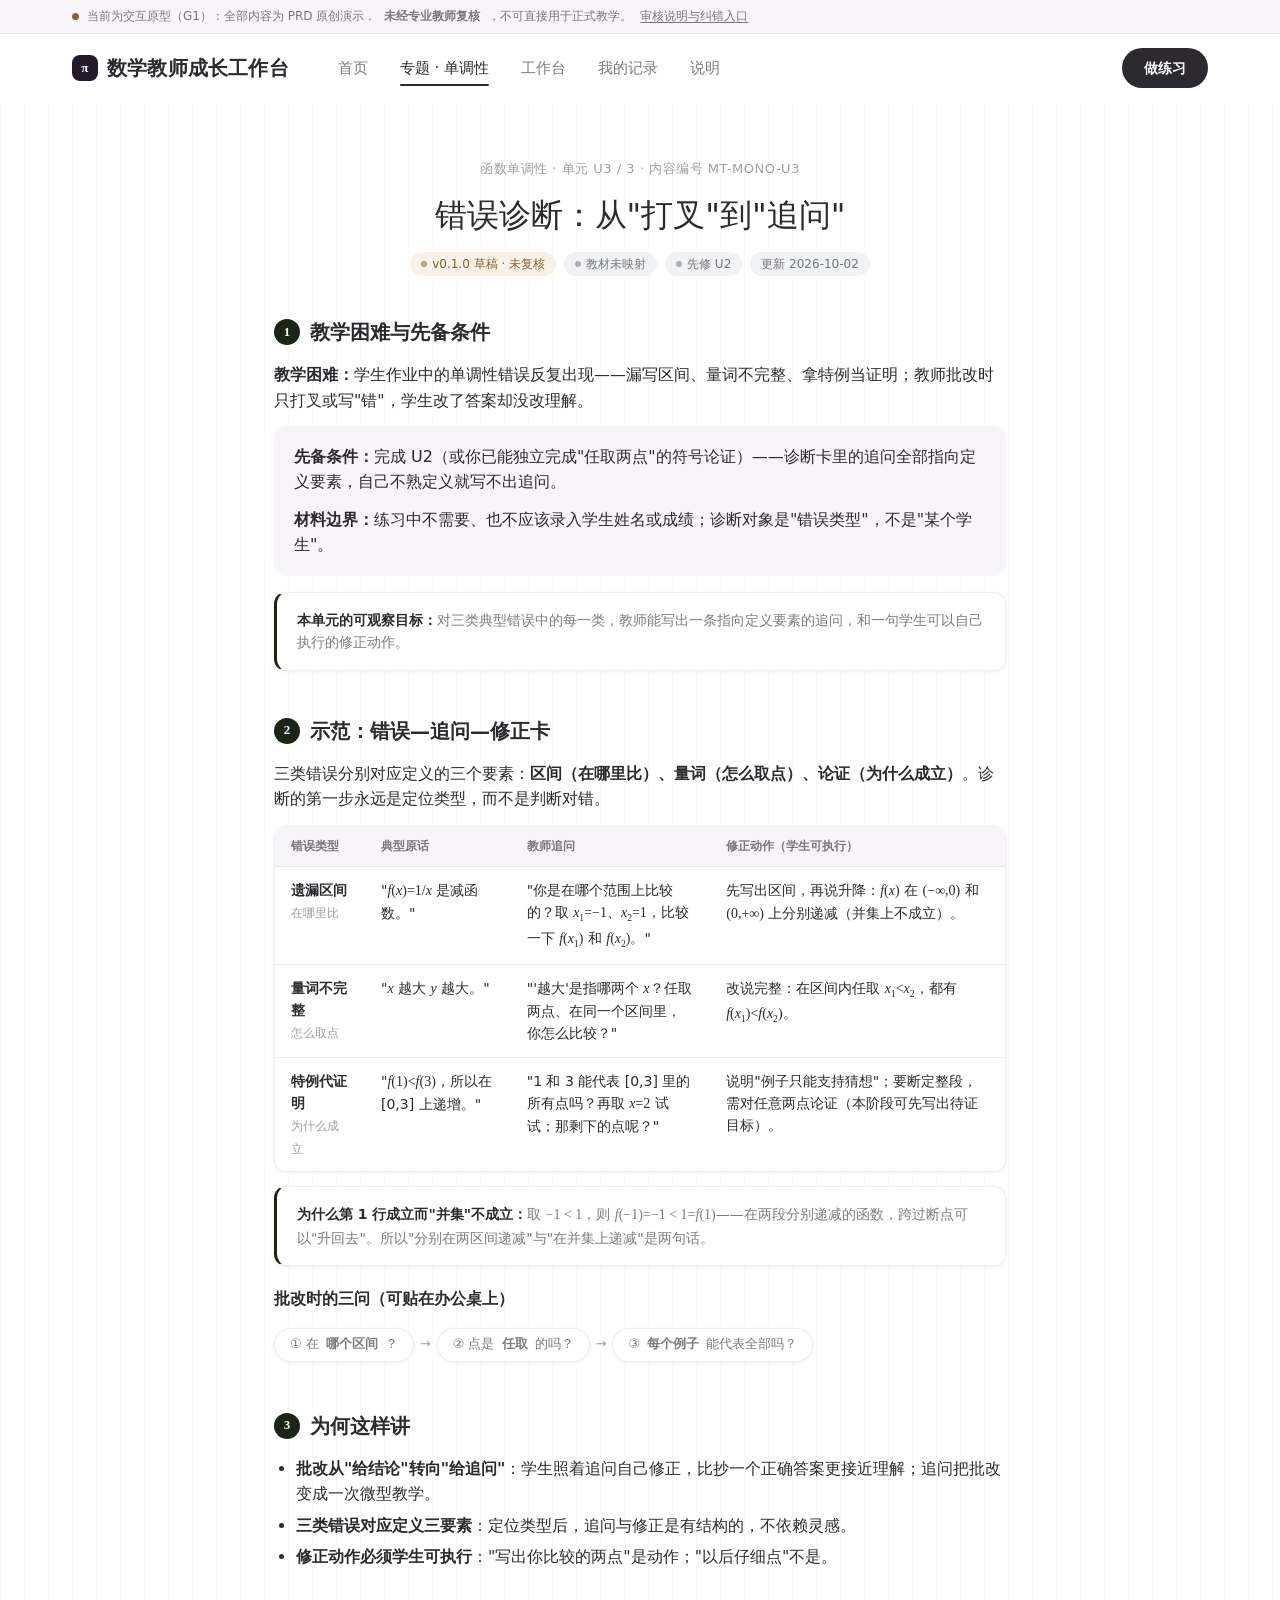
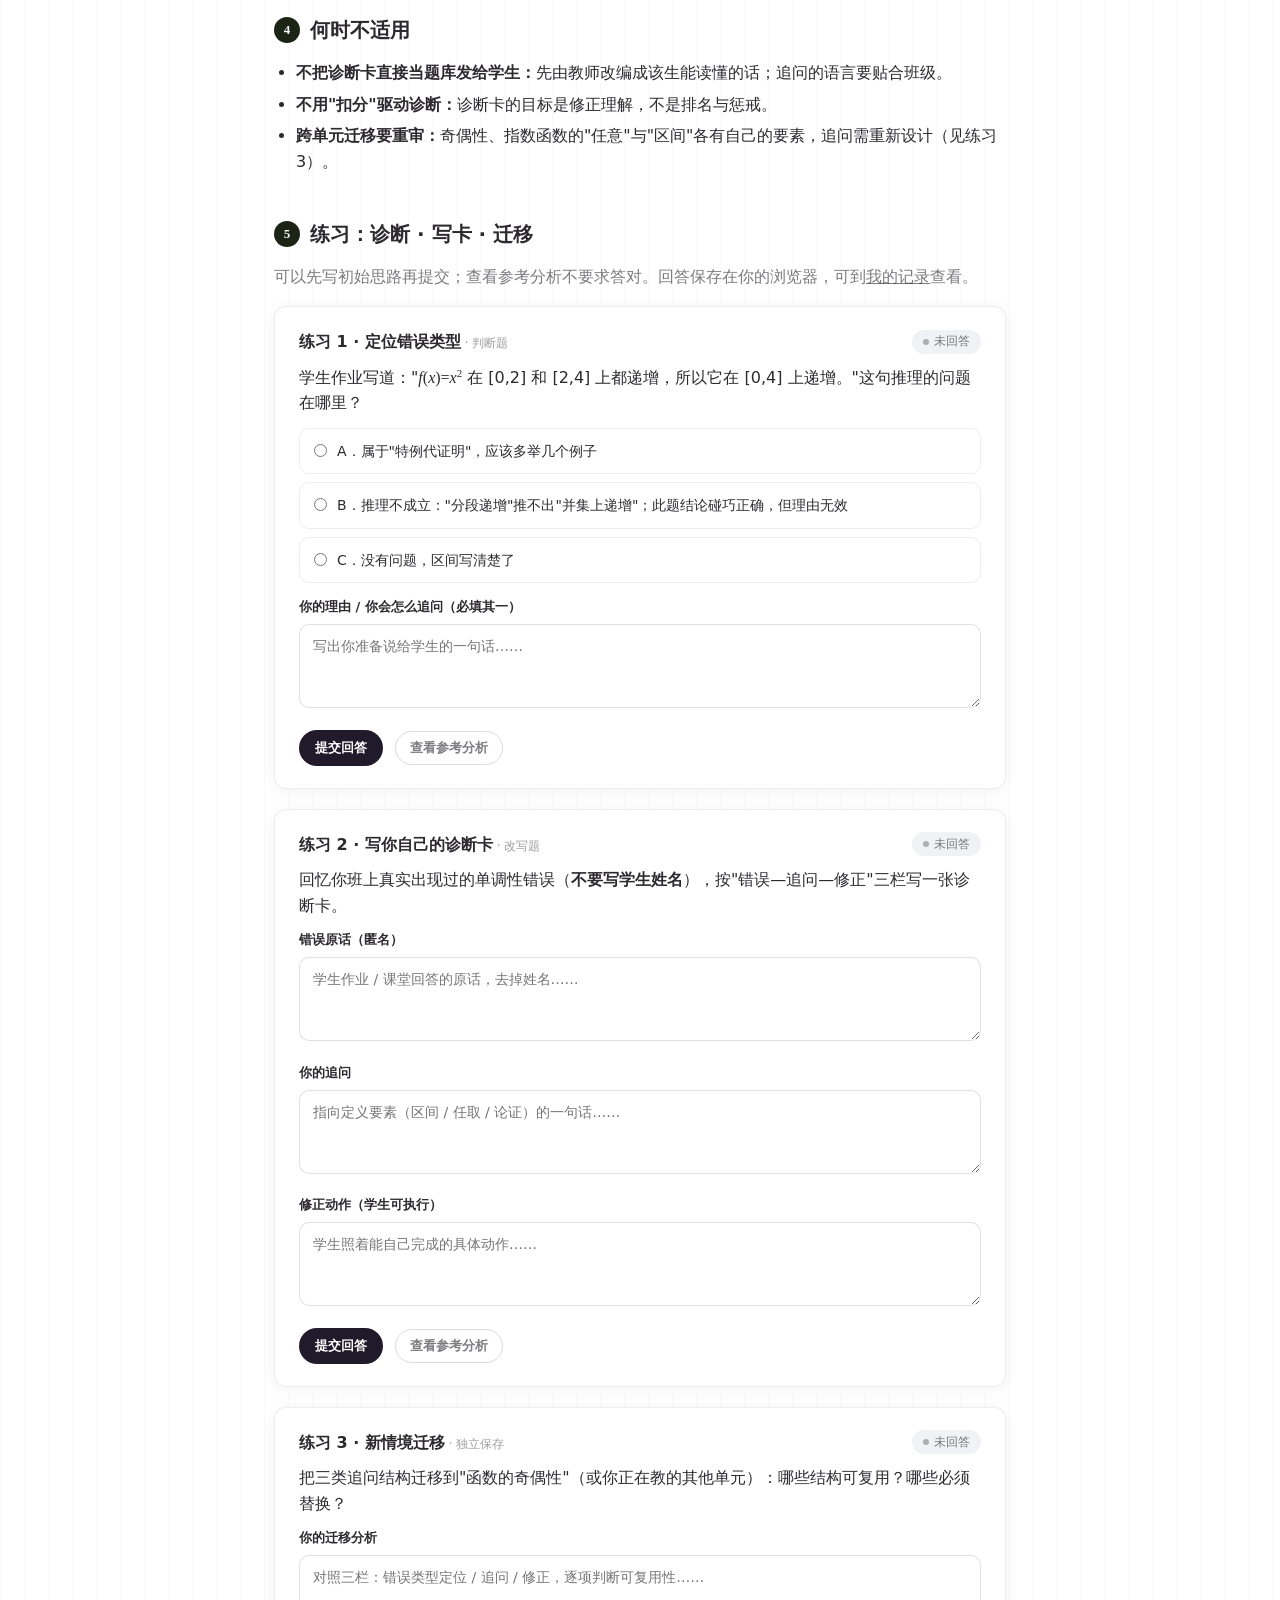
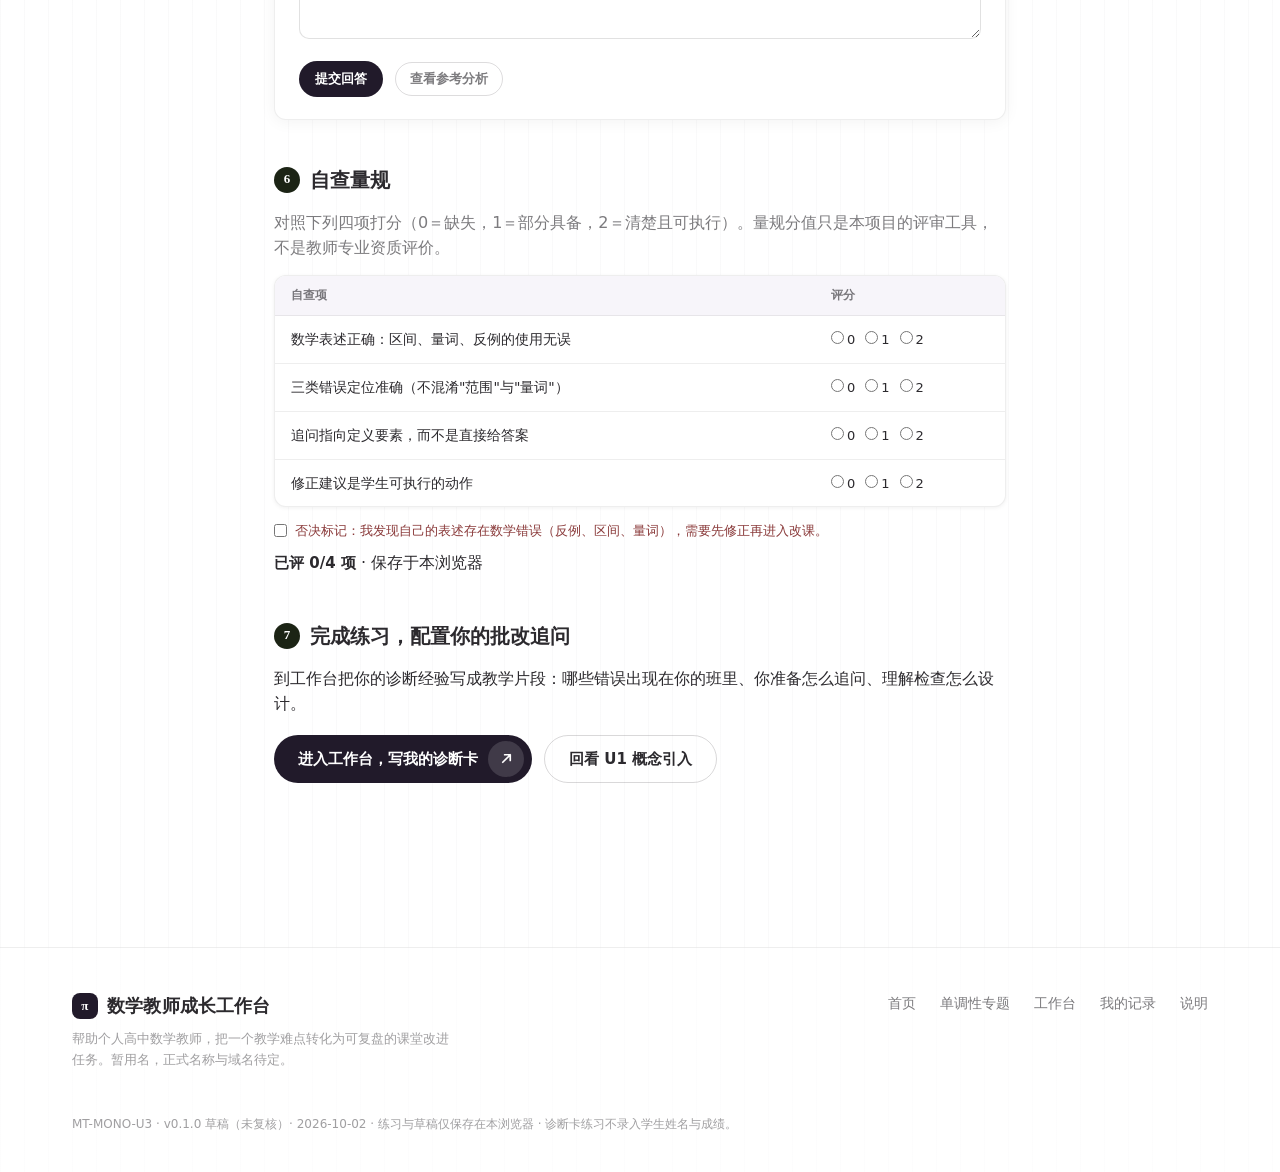
<file: learn/error-diagnosis/index.html>
<!DOCTYPE html>
<html lang="zh-CN">
<head>
<meta charset="UTF-8">
<meta name="viewport" content="width=device-width, initial-scale=1.0">
<title>U3 错误诊断 · 函数单调性 · 数学教师成长工作台</title>
<meta name="description" content="识别遗漏区间、量词不完整、用特例代替证明，给出追问与修正；带走一张错误—追问—修正卡。">
<link rel="icon" type="image/svg+xml" href="../../assets/favicon.svg">
<link rel="stylesheet" href="../../assets/css/style.css">
</head>
<body data-page="learn" data-unit="error-diagnosis">

<div class="notice">
  <div class="notice__inner">
    <span class="notice__dot"></span>
    当前为交互原型（G1）：全部内容为 PRD 原创演示，<strong>未经专业教师复核</strong>，不可直接用于正式教学。
    <a href="../../about/">审核说明与纠错入口</a>
  </div>
</div>

<header class="nav">
  <div class="nav__inner">
    <a class="nav__logo" href="../../"><span class="nav__logo-mark">π</span>数学教师成长工作台</a>
    <nav class="nav__menu" aria-label="主导航">
      <a class="nav__link" href="../../">首页</a>
      <a class="nav__link is-active" href="../../topics/monotonicity/">专题 · 单调性</a>
      <a class="nav__link" href="../../workspace/">工作台</a>
      <a class="nav__link" href="../../records/">我的记录</a>
      <a class="nav__link" href="../../about/">说明</a>
    </nav>
    <div class="nav__actions">
      <a class="btn btn--pill-dark" href="#practice">做练习</a>
      <button class="nav__burger" aria-expanded="false" aria-label="打开菜单"><span></span><span></span></button>
    </div>
  </div>
</header>

<section class="pagehead">
  <p class="pagehead__eyebrow">函数单调性 · 单元 U3 / 3 · 内容编号 MT-MONO-U3</p>
  <h1 class="pagehead__title">错误诊断：从"打叉"到"追问"</h1>
  <div class="pagehead__tags">
    <span class="tag tag--draft">v0.1.0 草稿 · 未复核</span>
    <span class="tag">教材未映射</span>
    <span class="tag">先修 U2</span>
    <span class="tag tag--plain">更新 2026-10-02</span>
  </div>
</section>

<div class="article">

  <section>
    <h2><span class="h2-no">1</span>教学困难与先备条件</h2>
    <p><strong>教学困难：</strong>学生作业中的单调性错误反复出现——漏写区间、量词不完整、拿特例当证明；教师批改时只打叉或写"错"，学生改了答案却没改理解。</p>
    <div class="infobox">
      <p><strong>先备条件：</strong>完成 U2（或你已能独立完成"任取两点"的符号论证）——诊断卡里的追问全部指向定义要素，自己不熟定义就写不出追问。</p>
      <p><strong>材料边界：</strong>练习中不需要、也不应该录入学生姓名或成绩；诊断对象是"错误类型"，不是"某个学生"。</p>
    </div>
    <div class="callout">
      <span class="callout__lead">本单元的可观察目标：</span>对三类典型错误中的每一类，教师能写出一条指向定义要素的追问，和一句学生可以自己执行的修正动作。
    </div>
  </section>

  <section>
    <h2><span class="h2-no">2</span>示范：错误—追问—修正卡</h2>
    <p>三类错误分别对应定义的三个要素：<strong>区间（在哪里比）、量词（怎么取点）、论证（为什么成立）</strong>。诊断的第一步永远是定位类型，而不是判断对错。</p>
    <div class="tbl-wrap">
      <table class="tbl">
        <thead><tr><th style="width:7.5em;">错误类型</th><th>典型原话</th><th>教师追问</th><th>修正动作（学生可执行）</th></tr></thead>
        <tbody>
          <tr>
            <td><strong>遗漏区间</strong><br><span style="font-size:12px;color:var(--lv-ink-3);">在哪里比</span></td>
            <td>"<span class="formula"><i>f</i>(<i>x</i>)=1/<i>x</i></span> 是减函数。"</td>
            <td>"你是在哪个范围上比较的？取 <span class="formula"><i>x</i><sub>1</sub>=−1</span>、<span class="formula"><i>x</i><sub>2</sub>=1</span>，比较一下 <span class="formula"><i>f</i>(<i>x</i><sub>1</sub>)</span> 和 <span class="formula"><i>f</i>(<i>x</i><sub>2</sub>)</span>。"</td>
            <td>先写出区间，再说升降：<span class="formula"><i>f</i>(<i>x</i>)</span> 在 <span class="formula">(−∞,0)</span> 和 <span class="formula">(0,+∞)</span> 上分别递减（并集上不成立）。</td>
          </tr>
          <tr>
            <td><strong>量词不完整</strong><br><span style="font-size:12px;color:var(--lv-ink-3);">怎么取点</span></td>
            <td>"<span class="formula"><i>x</i></span> 越大 <span class="formula"><i>y</i></span> 越大。"</td>
            <td>"'越大'是指哪两个 <span class="formula"><i>x</i></span>？任取两点、在同一个区间里，你怎么比较？"</td>
            <td>改说完整：在区间内任取 <span class="formula"><i>x</i><sub>1</sub>&lt;<i>x</i><sub>2</sub></span>，都有 <span class="formula"><i>f</i>(<i>x</i><sub>1</sub>)&lt;<i>f</i>(<i>x</i><sub>2</sub>)</span>。</td>
          </tr>
          <tr>
            <td><strong>特例代证明</strong><br><span style="font-size:12px;color:var(--lv-ink-3);">为什么成立</span></td>
            <td>"<span class="formula"><i>f</i>(1)&lt;<i>f</i>(3)</span>，所以在 [0,3] 上递增。"</td>
            <td>"1 和 3 能代表 [0,3] 里的所有点吗？再取 <span class="formula"><i>x</i>=2</span> 试试；那剩下的点呢？"</td>
            <td>说明"例子只能支持猜想"；要断定整段，需对任意两点论证（本阶段可先写出待证目标）。</td>
          </tr>
        </tbody>
      </table>
    </div>
    <div class="callout">
      <span class="callout__lead">为什么第 1 行成立而"并集"不成立：</span>取 <span class="formula">−1 &lt; 1</span>，则 <span class="formula"><i>f</i>(−1)=−1 &lt; 1=<i>f</i>(1)</span>——在两段分别递减的函数，跨过断点可以"升回去"。所以"分别在两区间递减"与"在并集上递减"是两句话。
    </div>

    <h3>批改时的三问（可贴在办公桌上）</h3>
    <div class="chain" style="padding:6px 0 4px;justify-content:flex-start;">
      <span class="chain__step">① 在<strong>哪个区间</strong>？</span><span class="chain__arrow">→</span>
      <span class="chain__step">② 点是<strong>任取</strong>的吗？</span><span class="chain__arrow">→</span>
      <span class="chain__step">③ <strong>每个例子</strong>能代表全部吗？</span>
    </div>
  </section>

  <section>
    <h2><span class="h2-no">3</span>为何这样讲</h2>
    <ul>
      <li><strong>批改从"给结论"转向"给追问"</strong>：学生照着追问自己修正，比抄一个正确答案更接近理解；追问把批改变成一次微型教学。</li>
      <li><strong>三类错误对应定义三要素</strong>：定位类型后，追问与修正是有结构的，不依赖灵感。</li>
      <li><strong>修正动作必须学生可执行</strong>："写出你比较的两点"是动作；"以后仔细点"不是。</li>
    </ul>
  </section>

  <section>
    <h2><span class="h2-no">4</span>何时不适用</h2>
    <ul>
      <li><strong>不把诊断卡直接当题库发给学生：</strong>先由教师改编成该生能读懂的话；追问的语言要贴合班级。</li>
      <li><strong>不用"扣分"驱动诊断：</strong>诊断卡的目标是修正理解，不是排名与惩戒。</li>
      <li><strong>跨单元迁移要重审：</strong>奇偶性、指数函数的"任意"与"区间"各有自己的要素，追问需重新设计（见练习 3）。</li>
    </ul>
  </section>

  <section id="practice">
    <h2><span class="h2-no">5</span>练习：诊断 · 写卡 · 迁移</h2>
    <p class="dim" style="margin-bottom:16px;">可以先写初始思路再提交；查看参考分析不要求答对。回答保存在你的浏览器，可到<a href="../../records/" style="text-decoration:underline;">我的记录</a>查看。</p>

    <div class="practice" data-practice data-unit="error-diagnosis" data-qid="q1">
      <div class="practice__head">
        <div><strong>练习 1 · 定位错误类型</strong><span class="practice__kind"> · 判断题</span></div>
        <span class="tag" data-state-badge>未回答</span>
      </div>
      <p class="practice__prompt">学生作业写道："<span class="formula"><i>f</i>(<i>x</i>)=<i>x</i><sup>2</sup></span> 在 [0,2] 和 [2,4] 上都递增，所以它在 [0,4] 上递增。"这句推理的问题在哪里？</p>
      <div class="practice__answer">
        <fieldset class="choice">
          <label><input type="radio" name="u3q1" value="A">A．属于"特例代证明"，应该多举几个例子</label>
          <label><input type="radio" name="u3q1" value="B">B．推理不成立："分段递增"推不出"并集上递增"；此题结论碰巧正确，但理由无效</label>
          <label><input type="radio" name="u3q1" value="C">C．没有问题，区间写清楚了</label>
        </fieldset>
        <label class="field"><span class="field__label">你的理由 / 你会怎么追问（必填其一）</span>
          <textarea placeholder="写出你准备说给学生的一句话……"></textarea></label>
        <div class="practice__actions">
          <button type="button" class="btn btn--pill-sm" data-action="submit">提交回答</button>
          <button type="button" class="btn btn--ghost-sm" data-action="view-ref">查看参考分析</button>
          <span class="practice__saved"></span>
        </div>
      </div>
      <div class="reference is-hidden">
        <h4>参考分析 <span class="tag tag--plain">唯一参考，不是唯一标准</span></h4>
        <p><strong>参考答案：B。</strong>结论在本题碰巧正确，但"分别在 [0,2]、[2,4] 递增 ⟹ 在 [0,4] 递增"这一推理不成立。反例：<span class="formula"><i>g</i>(<i>x</i>)=1/<i>x</i></span> 在 <span class="formula">(−∞,0)</span> 与 <span class="formula">(0,+∞)</span> 上分别递减，却不能说在并集上递减——取 <span class="formula">−1 &lt; 1</span>，<span class="formula"><i>g</i>(−1)=−1 &lt; 1=<i>g</i>(1)</span>。正确写法是任取 <span class="formula">0 ≤ <i>x</i><sub>1</sub> &lt; <i>x</i><sub>2</sub> ≤ 4</span> 直接论证。</p>
        <p>可选追问："换成 <span class="formula">1/<i>x</i></span>，你的推理还成立吗？"——用一个反例让推理自身失效，比直接判错更有教学价值。</p>
      </div>
    </div>

    <div class="practice" data-practice data-unit="error-diagnosis" data-qid="q2">
      <div class="practice__head">
        <div><strong>练习 2 · 写你自己的诊断卡</strong><span class="practice__kind"> · 改写题</span></div>
        <span class="tag" data-state-badge>未回答</span>
      </div>
      <p class="practice__prompt">回忆你班上真实出现过的单调性错误（<strong>不要写学生姓名</strong>），按"错误—追问—修正"三栏写一张诊断卡。</p>
      <div class="practice__answer">
        <label class="field"><span class="field__label">错误原话（匿名）</span>
          <textarea placeholder="学生作业 / 课堂回答的原话，去掉姓名……"></textarea></label>
        <label class="field"><span class="field__label">你的追问</span>
          <textarea placeholder="指向定义要素（区间 / 任取 / 论证）的一句话……"></textarea></label>
        <label class="field"><span class="field__label">修正动作（学生可执行）</span>
          <textarea placeholder="学生照着能自己完成的具体动作……"></textarea></label>
        <div class="practice__actions">
          <button type="button" class="btn btn--pill-sm" data-action="submit">提交回答</button>
          <button type="button" class="btn btn--ghost-sm" data-action="view-ref">查看参考分析</button>
          <span class="practice__saved"></span>
        </div>
      </div>
      <div class="reference is-hidden">
        <h4>参考分析 <span class="tag tag--plain">开放题，以下是参考要点</span></h4>
        <ul>
          <li>追问应指向定义要素（在哪里比 / 怎么取点 / 为什么成立），而不是直接给出答案。</li>
          <li>修正话术应是学生可执行的动作："写出你比较的两点，再检查符号"——而非"以后仔细点"。</li>
          <li>自查重点：三类错误（遗漏区间 / 量词不完整 / 特例代证明）定位是否准确，不混淆"范围"与"量词"。</li>
        </ul>
      </div>
    </div>

    <div class="practice" data-practice data-unit="error-diagnosis" data-qid="q3">
      <div class="practice__head">
        <div><strong>练习 3 · 新情境迁移</strong><span class="practice__kind"> · 独立保存</span></div>
        <span class="tag" data-state-badge>未回答</span>
      </div>
      <p class="practice__prompt">把三类追问结构迁移到"函数的奇偶性"（或你正在教的其他单元）：哪些结构可复用？哪些必须替换？</p>
      <div class="practice__answer">
        <label class="field"><span class="field__label">你的迁移分析</span>
          <textarea placeholder="对照三栏：错误类型定位 / 追问 / 修正，逐项判断可复用性……"></textarea></label>
        <div class="practice__actions">
          <button type="button" class="btn btn--pill-sm" data-action="submit">提交回答</button>
          <button type="button" class="btn btn--ghost-sm" data-action="view-ref">查看参考分析</button>
          <span class="practice__saved"></span>
        </div>
      </div>
      <div class="reference is-hidden">
        <h4>参考分析 <span class="tag tag--plain">参考要点</span></h4>
        <p><strong>可复用的结构：</strong>先定位错误类型 → 用追问指向定义要素 → 给出可执行修正。<strong>必须替换的内容：</strong>奇偶性的"任意 <span class="formula"><i>x</i></span>"是定义域上的全称量词（对 <span class="formula"><i>x</i></span> 与 <span class="formula">−<i>x</i></span> 同时成立），追问要转向 <span class="formula"><i>f</i>(−<i>x</i>)</span> 的计算与定义域本身（如 <span class="formula"><i>f</i>(<i>x</i>)=1/<i>x</i></span> 是奇函数，但定义域不含 0 的说法需要核对区间对称性）。</p>
      </div>
    </div>
  </section>

  <section>
    <h2><span class="h2-no">6</span>自查量规</h2>
    <p class="dim" style="margin-bottom:14px;">对照下列四项打分（0＝缺失，1＝部分具备，2＝清楚且可执行）。量规分值只是本项目的评审工具，不是教师专业资质评价。</p>
    <div class="rubric" data-rubric="error-diagnosis">
      <div class="tbl-wrap">
        <table class="tbl">
          <thead><tr><th>自查项</th><th style="width:190px;">评分</th></tr></thead>
          <tbody>
            <tr><td>数学表述正确：区间、量词、反例的使用无误</td><td class="rubric-cell"><label><input type="radio" name="rub-ed-1" value="0">0</label><label><input type="radio" name="rub-ed-1" value="1">1</label><label><input type="radio" name="rub-ed-1" value="2">2</label></td></tr>
            <tr><td>三类错误定位准确（不混淆"范围"与"量词"）</td><td class="rubric-cell"><label><input type="radio" name="rub-ed-2" value="0">0</label><label><input type="radio" name="rub-ed-2" value="1">1</label><label><input type="radio" name="rub-ed-2" value="2">2</label></td></tr>
            <tr><td>追问指向定义要素，而不是直接给答案</td><td class="rubric-cell"><label><input type="radio" name="rub-ed-3" value="0">0</label><label><input type="radio" name="rub-ed-3" value="1">1</label><label><input type="radio" name="rub-ed-3" value="2">2</label></td></tr>
            <tr><td>修正建议是学生可执行的动作</td><td class="rubric-cell"><label><input type="radio" name="rub-ed-4" value="0">0</label><label><input type="radio" name="rub-ed-4" value="1">1</label><label><input type="radio" name="rub-ed-4" value="2">2</label></td></tr>
          </tbody>
        </table>
      </div>
      <label class="rubric-veto"><input type="checkbox" data-role="veto">否决标记：我发现自己的表述存在数学错误（反例、区间、量词），需要先修正再进入改课。</label>
      <p class="rubric-score" style="margin-top:8px;"><b>未评分</b> · 保存于本浏览器</p>
    </div>
  </section>

  <section>
    <h2><span class="h2-no">7</span>完成练习，配置你的批改追问</h2>
    <p>到工作台把你的诊断经验写成教学片段：哪些错误出现在你的班里、你准备怎么追问、理解检查怎么设计。</p>
    <div class="practice__actions" style="margin-top:18px;">
      <a class="btn btn--pill-deep" href="../../workspace/?unit=error-diagnosis&amp;new=1">进入工作台，写我的诊断卡
        <span class="btn__badge"><svg viewBox="0 0 16 16" fill="none" stroke="currentColor" stroke-width="1.8" stroke-linecap="round" stroke-linejoin="round"><path d="M4 12L12 4M6 4h6v6"/></svg></span>
      </a>
      <a class="btn btn--ghost" href="../concept-intro/">回看 U1 概念引入</a>
    </div>
  </section>

</div>

<footer class="footer">
  <div class="footer__inner">
    <div class="footer__brand">
      <a class="nav__logo" href="../../"><span class="nav__logo-mark">π</span>数学教师成长工作台</a>
      <p>帮助个人高中数学教师，把一个教学难点转化为可复盘的课堂改进任务。暂用名，正式名称与域名待定。</p>
    </div>
    <div class="footer__links">
      <a href="../../">首页</a>
      <a href="../../topics/monotonicity/">单调性专题</a>
      <a href="../../workspace/">工作台</a>
      <a href="../../records/">我的记录</a>
      <a href="../../about/">说明</a>
    </div>
  </div>
  <div class="footer__note">
    MT-MONO-U3 · v0.1.0 草稿（未复核）· 2026-10-02 · 练习与草稿仅保存在本浏览器 · 诊断卡练习不录入学生姓名与成绩。
  </div>
</footer>

<script src="../../assets/js/app.js"></script>
</body>
</html>
</file>
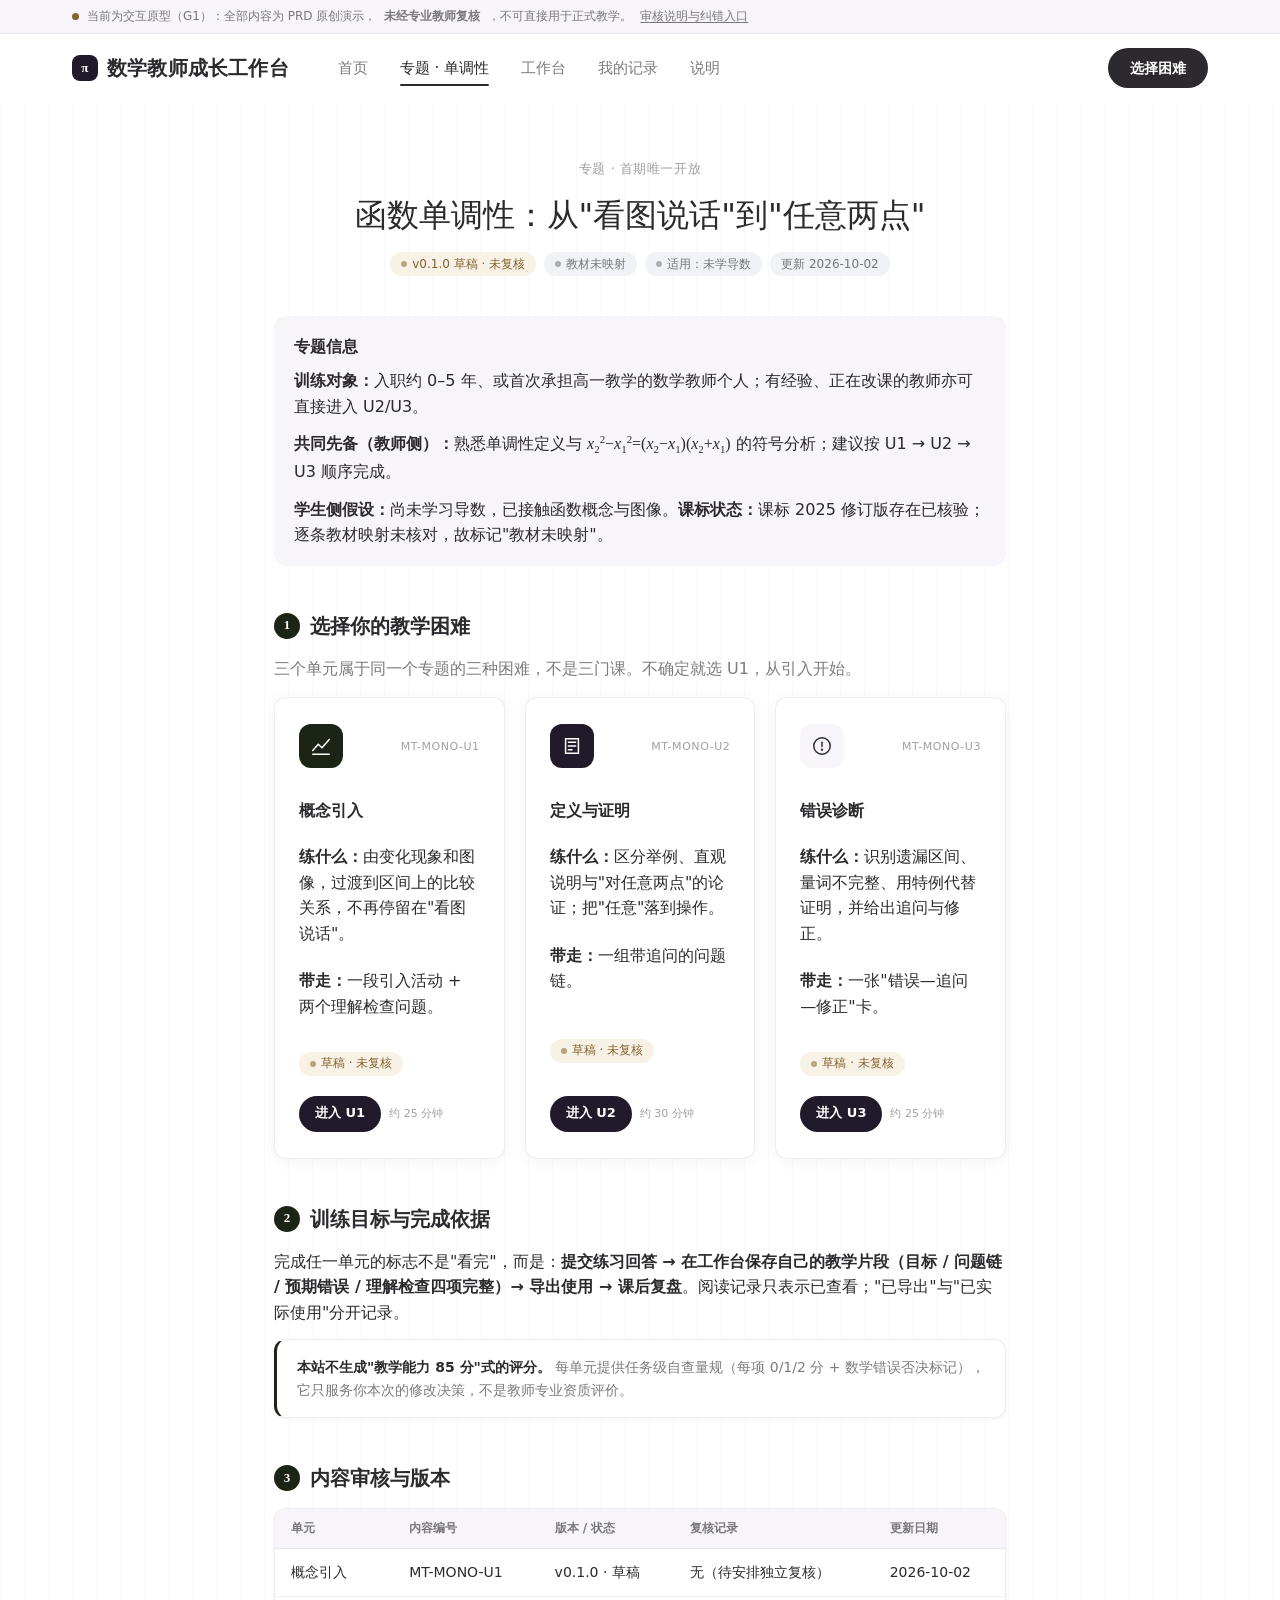
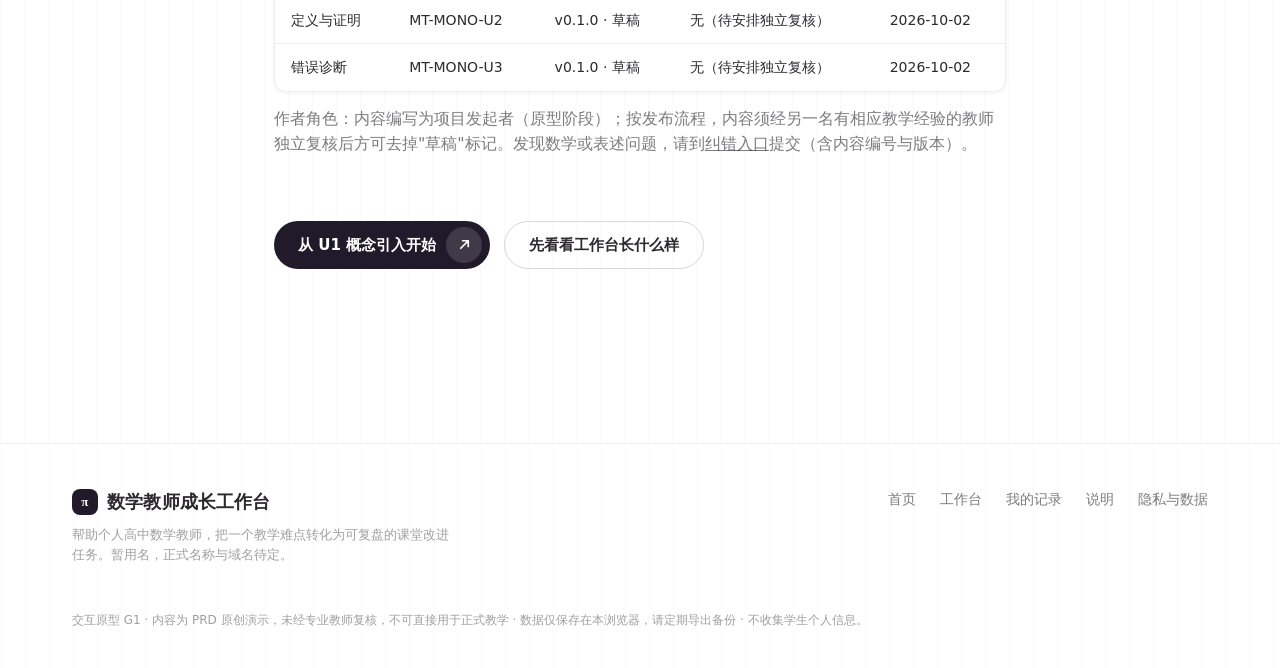
<file: topics/monotonicity/index.html>
<!DOCTYPE html>
<html lang="zh-CN">
<head>
<meta charset="UTF-8">
<meta name="viewport" content="width=device-width, initial-scale=1.0">
<title>专题：函数单调性 · 数学教师成长工作台</title>
<meta name="description" content="函数单调性教学专题：概念引入、定义与证明、错误诊断三个训练单元，每次两次选择内进入对应困难。">
<link rel="icon" type="image/svg+xml" href="../../assets/favicon.svg">
<link rel="stylesheet" href="../../assets/css/style.css">
</head>
<body data-page="topic">

<div class="notice">
  <div class="notice__inner">
    <span class="notice__dot"></span>
    当前为交互原型（G1）：全部内容为 PRD 原创演示，<strong>未经专业教师复核</strong>，不可直接用于正式教学。
    <a href="../../about/">审核说明与纠错入口</a>
  </div>
</div>

<header class="nav">
  <div class="nav__inner">
    <a class="nav__logo" href="../../"><span class="nav__logo-mark">π</span>数学教师成长工作台</a>
    <nav class="nav__menu" aria-label="主导航">
      <a class="nav__link" href="../../">首页</a>
      <a class="nav__link is-active" href="./">专题 · 单调性</a>
      <a class="nav__link" href="../../workspace/">工作台</a>
      <a class="nav__link" href="../../records/">我的记录</a>
      <a class="nav__link" href="../../about/">说明</a>
    </nav>
    <div class="nav__actions">
      <a class="btn btn--pill-dark" href="#units">选择困难</a>
      <button class="nav__burger" aria-expanded="false" aria-label="打开菜单"><span></span><span></span></button>
    </div>
  </div>
</header>

<section class="pagehead">
  <p class="pagehead__eyebrow">专题 · 首期唯一开放</p>
  <h1 class="pagehead__title">函数单调性：从"看图说话"到"任意两点"</h1>
  <div class="pagehead__tags">
    <span class="tag tag--draft">v0.1.0 草稿 · 未复核</span>
    <span class="tag">教材未映射</span>
    <span class="tag">适用：未学导数</span>
    <span class="tag tag--plain">更新 2026-10-02</span>
  </div>
</section>

<div class="article">

  <section>
    <div class="infobox">
      <h3 style="margin-bottom:8px;">专题信息</h3>
      <p><strong>训练对象：</strong>入职约 0–5 年、或首次承担高一教学的数学教师个人；有经验、正在改课的教师亦可直接进入 U2/U3。</p>
      <p><strong>共同先备（教师侧）：</strong>熟悉单调性定义与 <span class="formula"><i>x</i><sub>2</sub><sup>2</sup>−<i>x</i><sub>1</sub><sup>2</sup>=(<i>x</i><sub>2</sub>−<i>x</i><sub>1</sub>)(<i>x</i><sub>2</sub>+<i>x</i><sub>1</sub>)</span> 的符号分析；建议按 U1 → U2 → U3 顺序完成。</p>
      <p><strong>学生侧假设：</strong>尚未学习导数，已接触函数概念与图像。<strong>课标状态：</strong>课标 2025 修订版存在已核验；逐条教材映射未核对，故标记"教材未映射"。</p>
    </div>
  </section>

  <section id="units">
    <h2><span class="h2-no">1</span>选择你的教学困难</h2>
    <p class="dim" style="margin-bottom:16px;">三个单元属于同一个专题的三种困难，不是三门课。不确定就选 U1，从引入开始。</p>
    <div class="grid grid--3">
      <div class="card card--hover">
        <div class="card__top"><span class="card__icon card__icon--olive"><svg viewBox="0 0 24 24" fill="none" stroke="currentColor" stroke-width="1.6" stroke-linecap="round" stroke-linejoin="round"><path d="M3 17l6-7 4 4 8-9"/><path d="M3 21h18"/></svg></span><span class="card__code">MT-MONO-U1</span></div>
        <h3>概念引入</h3>
        <p><strong>练什么：</strong>由变化现象和图像，过渡到区间上的比较关系，不再停留在"看图说话"。</p>
        <p><strong>带走：</strong>一段引入活动 + 两个理解检查问题。</p>
        <div class="card__foot"><span class="tag tag--draft">草稿 · 未复核</span></div>
        <div class="card__foot"><a class="btn btn--pill-sm" href="../../learn/concept-intro/">进入 U1</a><span class="practice__saved">约 25 分钟</span></div>
      </div>
      <div class="card card--hover">
        <div class="card__top"><span class="card__icon card__icon--deep"><svg viewBox="0 0 24 24" fill="none" stroke="currentColor" stroke-width="1.6" stroke-linecap="round"><path d="M5 4h14v16H5z"/><path d="M8 8h8M8 12h8M8 16h4"/></svg></span><span class="card__code">MT-MONO-U2</span></div>
        <h3>定义与证明</h3>
        <p><strong>练什么：</strong>区分举例、直观说明与"对任意两点"的论证；把"任意"落到操作。</p>
        <p><strong>带走：</strong>一组带追问的问题链。</p>
        <div class="card__foot"><span class="tag tag--draft">草稿 · 未复核</span></div>
        <div class="card__foot"><a class="btn btn--pill-sm" href="../../learn/definition-proof/">进入 U2</a><span class="practice__saved">约 30 分钟</span></div>
      </div>
      <div class="card card--hover">
        <div class="card__top"><span class="card__icon"><svg viewBox="0 0 24 24" fill="none" stroke="currentColor" stroke-width="1.6" stroke-linecap="round" stroke-linejoin="round"><circle cx="12" cy="12" r="9"/><path d="M12 8v4.5"/><circle cx="12" cy="16" r=".5" fill="currentColor"/></svg></span><span class="card__code">MT-MONO-U3</span></div>
        <h3>错误诊断</h3>
        <p><strong>练什么：</strong>识别遗漏区间、量词不完整、用特例代替证明，并给出追问与修正。</p>
        <p><strong>带走：</strong>一张"错误—追问—修正"卡。</p>
        <div class="card__foot"><span class="tag tag--draft">草稿 · 未复核</span></div>
        <div class="card__foot"><a class="btn btn--pill-sm" href="../../learn/error-diagnosis/">进入 U3</a><span class="practice__saved">约 25 分钟</span></div>
      </div>
    </div>
  </section>

  <section>
    <h2><span class="h2-no">2</span>训练目标与完成依据</h2>
    <p>完成任一单元的标志不是"看完"，而是：<strong>提交练习回答 → 在工作台保存自己的教学片段（目标 / 问题链 / 预期错误 / 理解检查四项完整）→ 导出使用 → 课后复盘</strong>。阅读记录只表示已查看；"已导出"与"已实际使用"分开记录。</p>
    <div class="callout">
      <span class="callout__lead">本站不生成"教学能力 85 分"式的评分。</span>
      每单元提供任务级自查量规（每项 0/1/2 分 + 数学错误否决标记），它只服务你本次的修改决策，不是教师专业资质评价。
    </div>
  </section>

  <section>
    <h2><span class="h2-no">3</span>内容审核与版本</h2>
    <div class="tbl-wrap">
      <table class="tbl">
        <thead><tr><th>单元</th><th>内容编号</th><th>版本 / 状态</th><th>复核记录</th><th>更新日期</th></tr></thead>
        <tbody>
          <tr><td>概念引入</td><td class="num">MT-MONO-U1</td><td>v0.1.0 · 草稿</td><td>无（待安排独立复核）</td><td class="num">2026-10-02</td></tr>
          <tr><td>定义与证明</td><td class="num">MT-MONO-U2</td><td>v0.1.0 · 草稿</td><td>无（待安排独立复核）</td><td class="num">2026-10-02</td></tr>
          <tr><td>错误诊断</td><td class="num">MT-MONO-U3</td><td>v0.1.0 · 草稿</td><td>无（待安排独立复核）</td><td class="num">2026-10-02</td></tr>
        </tbody>
      </table>
    </div>
    <p class="dim">作者角色：内容编写为项目发起者（原型阶段）；按发布流程，内容须经另一名有相应教学经验的教师独立复核后方可去掉"草稿"标记。发现数学或表述问题，请到<a href="../../about/#errata" style="text-decoration:underline;">纠错入口</a>提交（含内容编号与版本）。</p>
  </section>

  <section class="cta" style="padding:20px 0 10px;">
    <div class="cta__row" style="justify-content:flex-start;">
      <a class="btn btn--pill-deep" href="../../learn/concept-intro/">从 U1 概念引入开始
        <span class="btn__badge"><svg viewBox="0 0 16 16" fill="none" stroke="currentColor" stroke-width="1.8" stroke-linecap="round" stroke-linejoin="round"><path d="M4 12L12 4M6 4h6v6"/></svg></span>
      </a>
      <a class="btn btn--ghost" href="../../workspace/">先看看工作台长什么样</a>
    </div>
  </section>

</div>

<footer class="footer">
  <div class="footer__inner">
    <div class="footer__brand">
      <a class="nav__logo" href="../../"><span class="nav__logo-mark">π</span>数学教师成长工作台</a>
      <p>帮助个人高中数学教师，把一个教学难点转化为可复盘的课堂改进任务。暂用名，正式名称与域名待定。</p>
    </div>
    <div class="footer__links">
      <a href="../../">首页</a>
      <a href="../../workspace/">工作台</a>
      <a href="../../records/">我的记录</a>
      <a href="../../about/">说明</a>
      <a href="../../privacy/">隐私与数据</a>
    </div>
  </div>
  <div class="footer__note">
    交互原型 G1 · 内容为 PRD 原创演示，未经专业教师复核，不可直接用于正式教学 · 数据仅保存在本浏览器，请定期导出备份 · 不收集学生个人信息。
  </div>
</footer>

<script src="../../assets/js/app.js"></script>
</body>
</html>
</file>
<file: assets/css/style.css>
/* ============================================================
   数学教师成长工作台 · LightVela 设计语言
   Token 严格对齐 design-system-extraction-2026-10/sites/07-lightvela
   （胶囊 999 / 卡 12 / 气泡 14-17 / 墨 #2C2A2E / 深紫 #211A2A /
     橄榄 #1C2415 / 浅紫底 #F7F5FA / pinstripe / blur-reveal）
   ============================================================ */

:root {
  /* Color */
  --lv-ink: #2c2a2e;
  --lv-ink-2: rgba(44, 42, 46, .62);
  --lv-ink-3: rgba(44, 42, 46, .45);
  --lv-action: #211a2a;
  --lv-action-hover: #2f2540;
  --lv-mark: #1c2415;
  --lv-tint: #f7f5fa;
  --lv-bg: #ffffff;
  --lv-hairline: rgba(44, 42, 46, .08);

  /* 语义 tone（低饱和，服务状态语义；automation-tone 映射） */
  --tone-done-bg: #edf1e7;   --tone-done-tx: #44552f;
  --tone-active-bg: #f1ecf6; --tone-active-tx: #5a4a6e;
  --tone-warn-bg: #f7f1e6;   --tone-warn-tx: #86622c;
  --tone-err-bg: #f8ecec;    --tone-err-tx: #8a3a3a;
  --tone-idle-bg: #f1f2f5;   --tone-idle-tx: rgba(44, 42, 46, .62);

  /* Shape：胶囊即形状语言 */
  --r-pill: 999px;
  --r-card: 12px;
  --r-chat: 14px 17px 17px 17px;

  /* Elevation */
  --lv-shadow: 0 2px 16px rgba(0, 0, 0, .05);
  --lv-shadow-row: 0 1px 4px rgba(0, 0, 0, .06);

  /* Type */
  --lv-font: "PingFang SC", "HarmonyOS Sans SC", "Microsoft YaHei", ui-sans-serif, system-ui, -apple-system, sans-serif;
  --lv-serif: "Noto Serif SC", "Songti SC", "STSong", Georgia, serif;

  /* Motion */
  --lv-motion-in: 640ms cubic-bezier(.2, .7, .3, 1);
}

/* ---------- base ---------- */
* { box-sizing: border-box; margin: 0; padding: 0; }
html { scroll-behavior: smooth; }
body {
  font-family: var(--lv-font);
  color: var(--lv-ink);
  background-color: var(--lv-bg);
  background-image: repeating-linear-gradient(90deg, rgba(33, 26, 42, .025) 0 1px, transparent 1px 24px);
  font-size: 16px;
  line-height: 1.6;
  -webkit-font-smoothing: antialiased;
}
a { color: inherit; text-decoration: none; }
button { font-family: inherit; cursor: pointer; }
img, svg { vertical-align: middle; }
:focus-visible { outline: 2px solid var(--lv-action); outline-offset: 2px; border-radius: 4px; }
.is-hidden { display: none !important; }
.container { max-width: 1200px; margin: 0 auto; padding: 0 32px; }

/* ---------- notice 原型声明条 ---------- */
.notice {
  background: var(--lv-tint);
  border-bottom: 1px solid var(--lv-hairline);
  font-size: 12px; color: var(--lv-ink-2);
}
.notice__inner {
  max-width: 1200px; margin: 0 auto; padding: 7px 32px;
  display: flex; align-items: center; gap: 8px; flex-wrap: wrap;
}
.notice__dot { width: 7px; height: 7px; border-radius: 50%; background: var(--tone-warn-tx); flex: none; }
.notice a { text-decoration: underline; text-underline-offset: 2px; }

/* ---------- nav ---------- */
.nav {
  position: sticky; top: 0; z-index: 50;
  background: rgba(255, 255, 255, .88);
  backdrop-filter: blur(12px);
  border-bottom: 1px solid transparent;
  transition: border-color .3s;
}
.nav.is-scrolled { border-bottom-color: var(--lv-hairline); }
.nav__inner {
  max-width: 1200px; margin: 0 auto;
  padding: 0 32px; height: 68px;
  display: flex; align-items: center; gap: 36px;
}
.nav__logo {
  font-family: var(--lv-serif);
  font-size: 20px; font-weight: 600; letter-spacing: .01em;
  color: var(--lv-ink);
  display: inline-flex; align-items: center; gap: 9px;
  white-space: nowrap;
}
.nav__logo-mark {
  width: 26px; height: 26px; border-radius: 8px; flex: none;
  background: var(--lv-action); color: #fff;
  display: inline-flex; align-items: center; justify-content: center;
  font-size: 13px; font-weight: 600;
}
.nav__menu { display: flex; gap: 6px; margin-right: auto; }
.nav__link {
  padding: 8px 13px; font-size: 15px; color: var(--lv-ink-2);
  border-radius: var(--r-pill); transition: color .2s, background-color .2s;
  white-space: nowrap;
}
.nav__link:hover { color: var(--lv-ink); background: var(--lv-tint); }
.nav__link.is-active { color: var(--lv-ink); font-weight: 500; position: relative; }
.nav__link.is-active::after {
  content: ""; position: absolute; left: 13px; right: 13px; bottom: 2px;
  height: 2px; border-radius: 2px; background: var(--lv-ink);
}
.nav__actions { display: flex; align-items: center; gap: 12px; }
.nav__burger { display: none; background: none; border: none; width: 40px; height: 40px; flex-direction: column; align-items: center; justify-content: center; gap: 5px; }
.nav__burger span { display: block; width: 18px; height: 1.6px; background: var(--lv-ink); border-radius: 2px; transition: transform .25s; }
.nav__burger[aria-expanded="true"] span:first-child { transform: translateY(3.3px) rotate(45deg); }
.nav__burger[aria-expanded="true"] span:last-child { transform: translateY(-3.3px) rotate(-45deg); }

/* ---------- buttons：胶囊 ---------- */
.btn {
  display: inline-flex; align-items: center; gap: 10px;
  border: none; border-radius: var(--r-pill);
  font-weight: 600; text-align: center;
  transition: background-color .2s, transform .15s, color .2s, border-color .2s;
}
.btn:active { transform: scale(.98); }
.btn--pill-dark { background: var(--lv-ink); color: #fff; height: 40px; padding: 0 22px; font-size: 14px; }
.btn--pill-dark:hover { background: #454249; }
.btn--pill-deep { background: var(--lv-action); color: #fff; height: 48px; padding: 6px 8px 6px 24px; font-size: 15px; }
.btn--pill-deep:hover { background: var(--lv-action-hover); }
.btn--pill-sm { background: var(--lv-action); color: #fff; height: 36px; padding: 0 16px; font-size: 13px; }
.btn--pill-sm:hover { background: var(--lv-action-hover); }
.btn--ghost {
  background: transparent; color: var(--lv-ink);
  height: 48px; padding: 0 24px; font-size: 15px;
  border: 1px solid rgba(44, 42, 46, .18);
}
.btn--ghost:hover { background: var(--lv-tint); }
.btn--ghost-sm {
  background: transparent; color: var(--lv-ink-2);
  height: 34px; padding: 0 14px; font-size: 13px;
  border: 1px solid rgba(44, 42, 46, .16);
}
.btn--ghost-sm:hover { color: var(--lv-ink); background: var(--lv-tint); }
.btn--quiet { background: none; color: var(--lv-ink-2); height: 34px; padding: 0 10px; font-size: 13px; }
.btn--quiet:hover { color: var(--lv-ink); }
.btn[disabled] { opacity: .4; cursor: not-allowed; }
.btn__badge {
  display: inline-flex; align-items: center; justify-content: center;
  width: 36px; height: 36px; border-radius: 50%;
  background: rgba(255, 255, 255, .14);
}
.btn__badge svg { width: 15px; height: 15px; }

/* ---------- tags / badges：状态语义 ---------- */
.tag {
  display: inline-flex; align-items: center; gap: 5px;
  height: 24px; padding: 0 11px;
  border-radius: var(--r-pill);
  font-size: 12px; font-weight: 500;
  background: var(--tone-idle-bg); color: var(--tone-idle-tx);
  white-space: nowrap;
}
.tag::before { content: ""; width: 6px; height: 6px; border-radius: 50%; background: currentColor; opacity: .55; }
.tag--draft { background: var(--tone-warn-bg); color: var(--tone-warn-tx); }
.tag--done { background: var(--tone-done-bg); color: var(--tone-done-tx); }
.tag--active { background: var(--tone-active-bg); color: var(--tone-active-tx); }
.tag--err { background: var(--tone-err-bg); color: var(--tone-err-tx); }
.tag--mark { background: var(--lv-mark); color: #fff; }
.tag--ink { background: var(--lv-ink); color: #fff; }
.tag--plain::before { display: none; }
.badge-count {
  min-width: 18px; height: 18px; padding: 0 5px;
  display: inline-flex; align-items: center; justify-content: center;
  background: var(--lv-ink); color: #fff;
  font-size: 10px; font-weight: 600; border-radius: 50%;
}

/* ---------- hero ---------- */
.hero { text-align: center; padding: 72px 24px 48px; }
.hero__eyebrow { font-size: 15px; color: var(--lv-ink-3); margin-bottom: 18px; }
.hero__title {
  font-size: 32px; font-weight: 400; line-height: 1.5;
  max-width: 720px; margin: 0 auto 16px;
  animation: blurIn var(--lv-motion-in) both;
  animation-delay: 120ms;
}
.hero__sub { font-size: 16px; color: var(--lv-ink-2); max-width: 640px; margin: 0 auto 36px; }
.hero__cta { display: flex; justify-content: center; gap: 14px; flex-wrap: wrap; }
@keyframes blurIn {
  from { filter: blur(8px); opacity: 0; transform: translateY(6px); }
  to { filter: blur(0); opacity: 1; transform: none; }
}
@media (prefers-reduced-motion: reduce) {
  .hero__title { animation: none; }
  html { scroll-behavior: auto; }
}

/* ---------- 流程链（chain） ---------- */
.chain {
  display: flex; flex-wrap: wrap; justify-content: center; align-items: center;
  gap: 8px 6px; padding: 8px 24px 72px;
}
.chain__step {
  display: inline-flex; align-items: center; gap: 7px;
  height: 34px; padding: 0 15px;
  background: var(--lv-bg); border: 1px solid var(--lv-hairline);
  border-radius: var(--r-pill); box-shadow: var(--lv-shadow-row);
  font-size: 13px; color: var(--lv-ink-2);
}
.chain__step b { font-weight: 600; color: var(--lv-ink); }
.chain__step--mark { background: var(--lv-mark); border-color: var(--lv-mark); color: rgba(255,255,255,.85); }
.chain__step--mark b { color: #fff; }
.chain__arrow { color: var(--lv-ink-3); font-size: 13px; }

/* ---------- section ---------- */
.section { padding: 0 0 88px; }
.section--alt { }
.section-title { font-size: 35px; font-weight: 400; text-align: center; margin-bottom: 12px; letter-spacing: -.01em; }
.section-sub { text-align: center; color: var(--lv-ink-2); font-size: 15px; margin-bottom: 44px; }
.eyebrow { font-size: 13px; color: var(--lv-ink-3); text-align: center; display: block; margin-bottom: 10px; letter-spacing: .04em; }

/* ---------- IM Shell（样例演示） ---------- */
.shell {
  display: grid; grid-template-columns: 300px 1fr;
  max-width: 1020px; margin: 0 auto;
  background: var(--lv-bg);
  border: 1px solid var(--lv-hairline);
  border-radius: 16px;
  box-shadow: var(--lv-shadow);
  overflow: hidden;
  min-height: 460px;
}
.shell__side {
  min-width: 0;
  background: var(--lv-tint);
  border-right: 1px solid var(--lv-hairline);
  display: flex; flex-direction: column;
}
.shell__side-head { padding: 18px 20px 4px; font-size: 13px; font-weight: 600; color: var(--lv-ink-2); }
.sessions { list-style: none; flex: 1; padding: 8px 10px; min-width: 0; }
.session {
  display: flex; align-items: center; gap: 12px;
  width: 100%; text-align: left;
  padding: 12px; border: none; background: none;
  border-radius: var(--r-card);
  transition: background-color .2s;
}
button.session { cursor: pointer; }
.session:hover { background: rgba(255, 255, 255, .7); }
.session.is-active { background: var(--lv-bg); box-shadow: var(--lv-shadow-row); }
.session__avatar {
  flex: none; width: 40px; height: 40px; border-radius: 50%;
  display: inline-flex; align-items: center; justify-content: center;
  background: #d9d4e0; color: var(--lv-ink);
  font-size: 14px; font-weight: 500;
}
.session__avatar--olive { background: var(--lv-mark); color: #fff; }
.session__avatar--deep { background: var(--lv-action); color: #fff; }
.session__meta { min-width: 0; flex: 1; }
.session__name { display: block; font-size: 14px; font-weight: 500; white-space: nowrap; overflow: hidden; text-overflow: ellipsis; }
.session__preview {
  display: block; font-size: 12px; color: var(--lv-ink-3);
  white-space: nowrap; overflow: hidden; text-overflow: ellipsis;
}
.session__aside { flex: none; display: flex; flex-direction: column; align-items: flex-end; gap: 5px; }
.session__time { font-size: 10px; color: var(--lv-ink-3); }
.shell__side-foot {
  display: flex; align-items: center; gap: 8px;
  padding: 14px 22px; font-size: 11px; color: var(--lv-ink-3);
  border-top: 1px solid var(--lv-hairline);
}
.status-dot { width: 7px; height: 7px; border-radius: 50%; background: #5a7a4a; flex: none; }
.shell__main { display: flex; flex-direction: column; min-width: 0; min-height: 0; }
.shell__head {
  display: flex; align-items: center; justify-content: space-between; gap: 12px;
  padding: 16px 24px; border-bottom: 1px solid var(--lv-hairline);
}
.shell__title { font-size: 16px; font-weight: 600; }
.shell__head-meta { font-size: 11px; color: var(--lv-ink-3); }
.chat { flex: 1; overflow-y: auto; padding: 24px; background: var(--lv-bg); display: flex; flex-direction: column; gap: 14px; }
.msg { display: flex; }
.msg--agent { justify-content: flex-start; }
.msg--user { justify-content: flex-end; }
.prose {
  max-width: 560px;
  background: var(--lv-tint);
  border-radius: var(--r-chat);
  padding: 18px 20px;
  font-size: 14px; line-height: 1.7;
}
.msg--user .prose { background: var(--lv-action); color: #fff; border-radius: 17px 14px 17px 17px; }
.prose__lead { font-weight: 600; margin-bottom: 6px; }
.prose__meta { font-size: 12px; color: var(--lv-ink-3); margin-bottom: 10px; }
.prose strong { font-weight: 600; }
.prose ul, .prose ol { padding-left: 20px; margin: 6px 0; }
.prose li + li { margin-top: 3px; }
.prose__chain { letter-spacing: .02em; color: var(--lv-ink-2); display: block; margin-top: 8px; }
.prose__note { font-size: 11px; color: var(--lv-ink-3); margin-top: 10px; }
.msg--user .prose__note { color: rgba(255,255,255,.6); }

/* ---------- cards ---------- */
.grid { display: grid; gap: 20px; }
.grid--4 { grid-template-columns: repeat(4, 1fr); }
.grid--3 { grid-template-columns: repeat(3, 1fr); }
.grid--2 { grid-template-columns: repeat(2, 1fr); }
.card {
  background: var(--lv-bg);
  border: 1px solid var(--lv-hairline);
  border-radius: var(--r-card);
  box-shadow: var(--lv-shadow);
  padding: 26px 24px;
  display: flex; flex-direction: column; gap: 10px;
  transition: transform .25s, box-shadow .25s;
}
a.card:hover, .card--hover:hover { transform: translateY(-3px); box-shadow: 0 6px 24px rgba(0, 0, 0, .07); }
.card__top { display: flex; align-items: center; justify-content: space-between; gap: 10px; }
.card__icon {
  display: inline-flex; align-items: center; justify-content: center;
  width: 44px; height: 44px; border-radius: 12px;
  background: var(--lv-tint); color: var(--lv-ink);
  flex: none;
}
.card__icon--olive { background: var(--lv-mark); color: #fff; }
.card__icon--deep { background: var(--lv-action); color: #fff; }
.card__icon svg { width: 22px; height: 22px; }
.card__code { font-size: 11px; color: var(--lv-ink-3); letter-spacing: .05em; }
.card h3 { font-size: 16px; font-weight: 600; }
.card p { font-size: 14px; color: var(--lv-ink-2); }
.card__foot { margin-top: auto; padding-top: 10px; display: flex; align-items: center; gap: 8px; flex-wrap: wrap; }

/* ---------- 单元页 / 文章 ---------- */
.pagehead { text-align: center; padding: 56px 24px 8px; }
.pagehead__eyebrow { font-size: 13px; color: var(--lv-ink-3); margin-bottom: 12px; letter-spacing: .04em; }
.pagehead__title { font-size: 32px; font-weight: 400; line-height: 1.45; max-width: 760px; margin: 0 auto 14px; }
.pagehead__tags { display: flex; justify-content: center; gap: 8px; flex-wrap: wrap; margin-bottom: 8px; }
.article {
  max-width: 780px; margin: 0 auto; padding: 24px 24px 80px;
}
.article > section { margin-bottom: 44px; }
.article h2 {
  font-size: 20px; font-weight: 600; margin-bottom: 14px;
  display: flex; align-items: center; gap: 10px;
}
.article h2 .h2-no {
  font-family: var(--lv-serif); font-size: 13px; font-weight: 600;
  color: #fff; background: var(--lv-mark);
  width: 26px; height: 26px; border-radius: 50%;
  display: inline-flex; align-items: center; justify-content: center; flex: none;
}
.article h3 { font-size: 16px; font-weight: 600; margin: 20px 0 10px; }
.article p { margin-bottom: 12px; color: var(--lv-ink); font-size: 16px; }
.article p.dim, .article li.dim { color: var(--lv-ink-2); }
.article ul, .article ol { padding-left: 22px; margin-bottom: 12px; }
.article li { margin-bottom: 6px; }
.article strong { font-weight: 600; }

.infobox {
  background: var(--lv-tint); border-radius: var(--r-card);
  padding: 18px 20px; margin-bottom: 16px;
  font-size: 14px;
}
.infobox h3 { margin-top: 0; }
.infobox p:last-child, .infobox ul:last-child { margin-bottom: 0; }

.callout {
  border: 1px solid var(--lv-hairline);
  border-left: 3px solid var(--lv-mark);
  border-radius: var(--r-card);
  background: var(--lv-bg);
  padding: 16px 20px; margin: 14px 0;
  font-size: 14px; color: var(--lv-ink-2);
  box-shadow: var(--lv-shadow-row);
}
.callout--warn { border-left-color: var(--tone-warn-tx); }
.callout__lead { font-weight: 600; color: var(--lv-ink); }

/* 图 */
.figure { margin: 18px 0; }
.figure__canvas {
  background: var(--lv-bg); border: 1px solid var(--lv-hairline);
  border-radius: var(--r-card); box-shadow: var(--lv-shadow);
  padding: 18px;
}
.figure figcaption { font-size: 13px; color: var(--lv-ink-2); margin-top: 10px; line-height: 1.6; }
.figure svg { width: 100%; height: auto; display: block; }

/* 公式：零依赖排版（serif 变量 + sub/sup） */
.formula {
  font-family: Georgia, "Times New Roman", "Songti SC", serif;
  font-style: normal; white-space: nowrap;
}
.formula i { font-style: italic; }
.formula sup, .formula sub { font-size: .68em; }
.formula--block {
  display: block; white-space: normal; text-align: center;
  font-size: 18px; margin: 16px 0; line-height: 1.8;
}

/* 表格 */
.tbl-wrap { overflow-x: auto; margin: 14px 0; border: 1px solid var(--lv-hairline); border-radius: var(--r-card); background: var(--lv-bg); box-shadow: var(--lv-shadow-row); }
table.tbl { width: 100%; border-collapse: collapse; font-size: 14px; }
.tbl th {
  text-align: left; font-size: 12px; font-weight: 600; color: var(--lv-ink-2);
  background: var(--lv-tint); padding: 10px 16px;
  border-bottom: 1px solid var(--lv-hairline); white-space: nowrap;
}
.tbl td { padding: 12px 16px; border-bottom: 1px solid var(--lv-hairline); vertical-align: top; }
.tbl tr:last-child td { border-bottom: none; }
.tbl td.num { font-variant-numeric: tabular-nums; white-space: nowrap; }

/* ---------- 练习块 ---------- */
.practice {
  border: 1px solid var(--lv-hairline);
  border-radius: var(--r-card);
  background: var(--lv-bg);
  box-shadow: var(--lv-shadow);
  padding: 22px 24px;
  margin-bottom: 20px;
}
.practice__head { display: flex; align-items: center; justify-content: space-between; gap: 10px; flex-wrap: wrap; margin-bottom: 10px; }
.practice__kind { font-size: 12px; color: var(--lv-ink-3); }
.practice__prompt { font-size: 15px; margin-bottom: 14px; }
.practice__prompt .formula { font-size: 16px; }
.choice { border: none; display: flex; flex-direction: column; gap: 8px; margin-bottom: 14px; }
.choice label {
  display: flex; align-items: flex-start; gap: 10px;
  padding: 11px 14px; font-size: 14px;
  border: 1px solid var(--lv-hairline); border-radius: 10px;
  cursor: pointer; transition: background-color .2s, border-color .2s;
}
.choice label:hover { background: var(--lv-tint); }
.choice input { margin-top: 4px; accent-color: var(--lv-action); }
.choice label.is-picked { border-color: var(--lv-action); background: var(--lv-tint); }

.field { display: block; margin-bottom: 14px; }
.field__label { display: block; font-size: 13px; font-weight: 600; margin-bottom: 6px; }
.field__label .req { color: var(--tone-err-tx); }
.field__label .opt { color: var(--lv-ink-3); font-weight: 400; }
.field__hint { font-size: 12px; color: var(--lv-ink-3); margin-bottom: 8px; line-height: 1.6; }
.field input[type="text"], .field textarea, .field select {
  width: 100%; border: 1px solid rgba(44, 42, 46, .14);
  border-radius: 10px; background: var(--lv-bg);
  padding: 10px 13px; font-size: 14px; line-height: 1.65;
  font-family: inherit; color: var(--lv-ink);
  transition: border-color .2s, box-shadow .2s;
}
.field textarea { min-height: 84px; resize: vertical; }
.field input:focus, .field textarea:focus, .field select:focus {
  outline: none; border-color: var(--lv-action);
  box-shadow: 0 0 0 3px rgba(33, 26, 42, .08);
}
.field--tint input, .field--tint textarea { background: var(--lv-tint); }
.practice__actions { display: flex; align-items: center; gap: 12px; flex-wrap: wrap; margin-top: 6px; }
.practice__saved { font-size: 11px; color: var(--lv-ink-3); }
.reference {
  margin-top: 16px; padding: 16px 18px;
  background: var(--lv-tint); border-radius: var(--r-card);
  font-size: 14px;
}
.reference h4 { font-size: 13px; font-weight: 600; margin-bottom: 8px; display: flex; align-items: center; gap: 8px; }
.reference p:last-child, .reference ul:last-child { margin-bottom: 0; }
.reference ul, .reference ol { padding-left: 20px; margin: 6px 0; }

/* ---------- 量规 ---------- */
.rubric-score { font-size: 13px; color: var(--lv-ink-2); }
.rubric-score b { color: var(--lv-ink); font-size: 15px; }
.rubric-veto { display: flex; align-items: flex-start; gap: 8px; font-size: 13px; margin-top: 10px; color: var(--tone-err-tx); }
.rubric-veto input { margin-top: 3px; accent-color: var(--tone-err-tx); }
.tbl .rubric-cell { white-space: nowrap; }
.rubric-cell label { margin-right: 10px; font-size: 13px; white-space: nowrap; cursor: pointer; }
.rubric-cell input { accent-color: var(--lv-action); margin-right: 3px; }

/* ---------- 工作台 ---------- */
.ws {
  display: grid; grid-template-columns: 300px 1fr;
  max-width: 1140px; margin: 28px auto 80px; padding: 0 24px;
  gap: 20px; align-items: start;
}
.ws__side {
  background: var(--lv-tint); border: 1px solid var(--lv-hairline);
  border-radius: 16px; box-shadow: var(--lv-shadow);
  padding: 16px; position: sticky; top: 92px;
  display: flex; flex-direction: column; gap: 10px;
}
.ws__side-head { font-size: 13px; font-weight: 600; color: var(--lv-ink-2); padding: 2px 6px; }
.ws__new { display: flex; flex-direction: column; gap: 8px; padding: 0 4px 6px; }
.ws__list { list-style: none; display: flex; flex-direction: column; gap: 4px; max-height: 420px; overflow-y: auto; }
.ws__main { min-width: 0; }
.ws__panel {
  background: var(--lv-bg); border: 1px solid var(--lv-hairline);
  border-radius: 16px; box-shadow: var(--lv-shadow);
  padding: 26px 28px; margin-bottom: 20px;
}
.ws__panel-head { display: flex; align-items: baseline; justify-content: space-between; gap: 12px; flex-wrap: wrap; margin-bottom: 18px; }
.ws__panel-head h2 { font-size: 18px; font-weight: 600; }
.ws__panel-head .dim { font-size: 12px; color: var(--lv-ink-3); }
.chain-editor { display: flex; flex-direction: column; gap: 12px; }
.chain-row {
  display: grid; grid-template-columns: 1.2fr 1.2fr .9fr auto;
  gap: 10px; align-items: start;
  padding: 12px; border: 1px solid var(--lv-hairline); border-radius: var(--r-card);
  background: var(--lv-tint);
}
.chain-row .cell { display: flex; flex-direction: column; gap: 4px; min-width: 0; }
.chain-row .cell span { font-size: 11px; color: var(--lv-ink-3); padding-left: 2px; }
.chain-row textarea { min-height: 58px; }
.chain-row__del {
  width: 32px; height: 32px; border-radius: 50%; border: none; flex: none;
  background: none; color: var(--lv-ink-3); margin-top: 18px;
  transition: background-color .2s, color .2s;
}
.chain-row__del:hover { background: var(--tone-err-bg); color: var(--tone-err-tx); }
.chain-add { align-self: flex-start; }
.ws__bar {
  display: flex; align-items: center; gap: 10px; flex-wrap: wrap;
  padding: 14px 18px;
  background: var(--lv-bg); border: 1px solid var(--lv-hairline);
  border-radius: 16px; box-shadow: var(--lv-shadow);
  position: sticky; bottom: 14px;
}
.ws__bar .spacer { flex: 1; }
.ws__savestate { font-size: 12px; color: var(--lv-ink-3); display: inline-flex; align-items: center; gap: 6px; }
.ws__savestate .dot { width: 7px; height: 7px; border-radius: 50%; background: #5a7a4a; }
.ws__savestate.is-error { color: var(--tone-err-tx); }
.ws__savestate.is-error .dot { background: var(--tone-err-tx); }
.empty {
  text-align: center; padding: 60px 24px;
  border: 1px dashed rgba(44, 42, 46, .18); border-radius: 16px;
  color: var(--lv-ink-2); background: rgba(255,255,255,.6);
}
.empty h2 { font-size: 20px; font-weight: 600; margin-bottom: 10px; color: var(--lv-ink); }
.empty p { font-size: 14px; margin-bottom: 20px; }

/* 预览文档 */
.preview-doc {
  background: var(--lv-bg); border: 1px solid var(--lv-hairline);
  border-radius: 16px; box-shadow: var(--lv-shadow);
  padding: 40px 44px; max-width: 820px; margin: 0 auto;
}
.preview-doc h1 { font-family: var(--lv-serif); font-size: 22px; font-weight: 600; margin-bottom: 6px; }
.preview-doc .doc-meta { font-size: 12px; color: var(--lv-ink-3); margin-bottom: 24px; line-height: 1.9; }
.preview-doc h2 { font-size: 16px; font-weight: 600; margin: 22px 0 8px; }
.preview-doc p, .preview-doc li { font-size: 14px; line-height: 1.8; }
.preview-doc ol, .preview-doc ul { padding-left: 22px; margin-bottom: 10px; }
.preview-doc .doc-foot { margin-top: 28px; padding-top: 14px; border-top: 1px solid var(--lv-hairline); font-size: 11px; color: var(--lv-ink-3); line-height: 1.8; }

/* ---------- 记录页 ---------- */
.rows { max-width: 880px; margin: 0 auto; display: flex; flex-direction: column; gap: 14px; }
.row-card {
  background: var(--lv-bg); border: 1px solid var(--lv-hairline);
  border-radius: 16px; box-shadow: var(--lv-shadow);
  overflow: hidden;
}
.row-card__head {
  display: flex; align-items: center; gap: 14px;
  padding: 16px 20px; cursor: pointer;
}
.row-card__head:hover { background: var(--lv-tint); }
.row-card__avatar {
  flex: none; width: 42px; height: 42px; border-radius: 50%;
  background: var(--lv-action); color: #fff;
  display: inline-flex; align-items: center; justify-content: center;
  font-size: 14px; font-weight: 600;
}
.row-card__avatar--olive { background: var(--lv-mark); }
.row-card__meta { flex: 1; min-width: 0; }
.row-card__title { font-size: 15px; font-weight: 600; display: flex; align-items: center; gap: 8px; flex-wrap: wrap; }
.row-card__sub { font-size: 12px; color: var(--lv-ink-3); white-space: nowrap; overflow: hidden; text-overflow: ellipsis; }
.row-card__body {
  border-top: 1px solid var(--lv-hairline);
  padding: 20px; background: rgba(247, 245, 250, .5);
}
.usage-grid { display: grid; grid-template-columns: 200px 1fr; gap: 14px; margin-bottom: 12px; }
.reflect-grid { display: grid; grid-template-columns: 1fr 1fr 1fr; gap: 14px; }
.mini-list { font-size: 13px; color: var(--lv-ink-2); }
.mini-list li { margin-bottom: 5px; }
.mini-list .formula { font-size: 13px; }
.backup-zone {
  max-width: 880px; margin: 26px auto 0;
  background: var(--lv-tint); border: 1px solid var(--lv-hairline);
  border-radius: 16px; padding: 22px 24px;
  display: flex; flex-wrap: wrap; gap: 12px; align-items: center;
}
.backup-zone__text { flex: 1; min-width: 240px; font-size: 13px; color: var(--lv-ink-2); }
.backup-zone__text b { color: var(--lv-ink); }

/* toast */
.toast {
  position: fixed; left: 50%; bottom: 28px; transform: translateX(-50%) translateY(16px);
  background: var(--lv-action); color: #fff;
  padding: 11px 20px; border-radius: var(--r-pill);
  font-size: 13px; box-shadow: 0 8px 28px rgba(0,0,0,.18);
  opacity: 0; pointer-events: none; transition: opacity .25s, transform .25s;
  z-index: 99; max-width: min(92vw, 560px); text-align: center;
}
.toast.is-show { opacity: 1; transform: translateX(-50%) translateY(0); }

/* ---------- footer ---------- */
.footer { border-top: 1px solid var(--lv-hairline); background: rgba(255, 255, 255, .6); margin-top: 40px; }
.footer__inner {
  max-width: 1200px; margin: 0 auto; padding: 44px 32px;
  display: flex; justify-content: space-between; align-items: flex-start; gap: 24px; flex-wrap: wrap;
}
.footer__brand .nav__logo { font-size: 18px; }
.footer__brand p { font-size: 13px; color: var(--lv-ink-3); margin-top: 8px; max-width: 380px; }
.footer__links { display: flex; gap: 24px; flex-wrap: wrap; }
.footer__links a { font-size: 14px; color: var(--lv-ink-2); transition: color .2s; }
.footer__links a:hover { color: var(--lv-ink); }
.footer__note {
  max-width: 1200px; margin: 0 auto; padding: 0 32px 36px;
  font-size: 12px; color: var(--lv-ink-3); line-height: 1.8;
}

/* ---------- CTA 区 ---------- */
.cta { text-align: center; padding: 0 24px 100px; }
.cta h2 { font-size: 35px; font-weight: 400; margin-bottom: 14px; letter-spacing: -.01em; }
.cta p { color: var(--lv-ink-2); margin-bottom: 32px; font-size: 16px; }
.cta__row { display: flex; justify-content: center; gap: 14px; flex-wrap: wrap; }

/* ---------- 纠错表单 ---------- */
.errata-output {
  background: var(--lv-tint); border-radius: var(--r-card);
  padding: 16px 18px; font-size: 13px; line-height: 1.8;
  white-space: pre-wrap; word-break: break-word;
  font-family: ui-monospace, SFMono-Regular, Menlo, monospace;
  margin-top: 14px;
}

/* ---------- 响应式（1024 / 900 / 640） ---------- */
@media (max-width: 1024px) {
  .grid--4 { grid-template-columns: repeat(2, 1fr); }
  .chain-row { grid-template-columns: 1fr 1fr; }
  .chain-row__del { margin-top: 0; }
}
@media (max-width: 900px) {
  .container { padding: 0 20px; }
  .nav__inner { padding: 0 20px; gap: 16px; }
  .nav__menu {
    position: absolute; top: 68px; left: 0; right: 0;
    flex-direction: column; gap: 4px;
    background: var(--lv-bg); border-bottom: 1px solid var(--lv-hairline);
    padding: 12px 20px 20px;
    display: none;
  }
  .nav__menu.is-open { display: flex; }
  .nav__burger { display: inline-flex; }
  .nav__actions .btn { display: none; }
  .shell { grid-template-columns: 1fr; min-height: 0; }
  .shell__side { border-right: none; border-bottom: 1px solid var(--lv-hairline); }
  .sessions { display: flex; overflow-x: auto; padding: 0 12px 12px; gap: 8px; }
  .sessions li { flex: none; }
  .session { width: 230px; background: var(--lv-bg); box-shadow: var(--lv-shadow-row); }
  .session.is-active { box-shadow: 0 0 0 1.5px var(--lv-action); }
  .shell__side-foot { display: none; }
  .hero { padding: 56px 20px 36px; }
  .hero__title { font-size: 26px; }
  .section-title { font-size: 27px; }
  .cta h2 { font-size: 27px; }
  .ws { grid-template-columns: 1fr; padding: 20px 16px 60px; }
  .ws__side { position: static; }
  .ws__list { display: flex; flex-direction: row; overflow-x: auto; max-height: none; padding-bottom: 6px; }
  .ws__list .session { width: 220px; flex: none; }
  .ws__panel { padding: 20px 18px; }
  .preview-doc { padding: 26px 20px; }
  .usage-grid { grid-template-columns: 1fr; }
  .reflect-grid { grid-template-columns: 1fr; }
  .article { padding: 20px 20px 64px; }
  .pagehead__title { font-size: 26px; }
}
@media (max-width: 640px) {
  .grid--4, .grid--3 { grid-template-columns: 1fr; }
  .grid--2 { grid-template-columns: 1fr; }
  .btn--pill-deep { height: 52px; padding: 8px 10px 8px 26px; }
  .btn__badge { width: 34px; height: 34px; }
  .chat { padding: 16px; }
  .prose { max-width: 100%; }
  .notice__inner { padding: 7px 16px; }
  .chain { padding-bottom: 52px; }
  .practice { padding: 18px 16px; }
  .formula--block { font-size: 16px; }
}

/* ---------- 打印（导出教学片段） ---------- */
@media print {
  body { background: #fff; background-image: none; font-size: 13px; }
  .nav, .notice, .footer, .ws__side, .ws__bar, .hero, .chain,
  .practice__actions, .btn, .toast, .shell__side, .shell__head,
  .no-print, .backup-zone, .tabs-unit, .reference .btn { display: none !important; }
  .ws { display: block; margin: 0; padding: 0; max-width: none; }
  .ws__panel { border: none; box-shadow: none; padding: 0; margin: 0; }
  .preview-doc { border: none; box-shadow: none; padding: 0; max-width: none; }
  .article, .article > section { margin-bottom: 22px; }
  .formula, .formula--block { white-space: normal; }
  .tbl-wrap { box-shadow: none; }
  a { color: inherit; }
  .pagehead { padding: 0 0 12px; }
}
</file>
